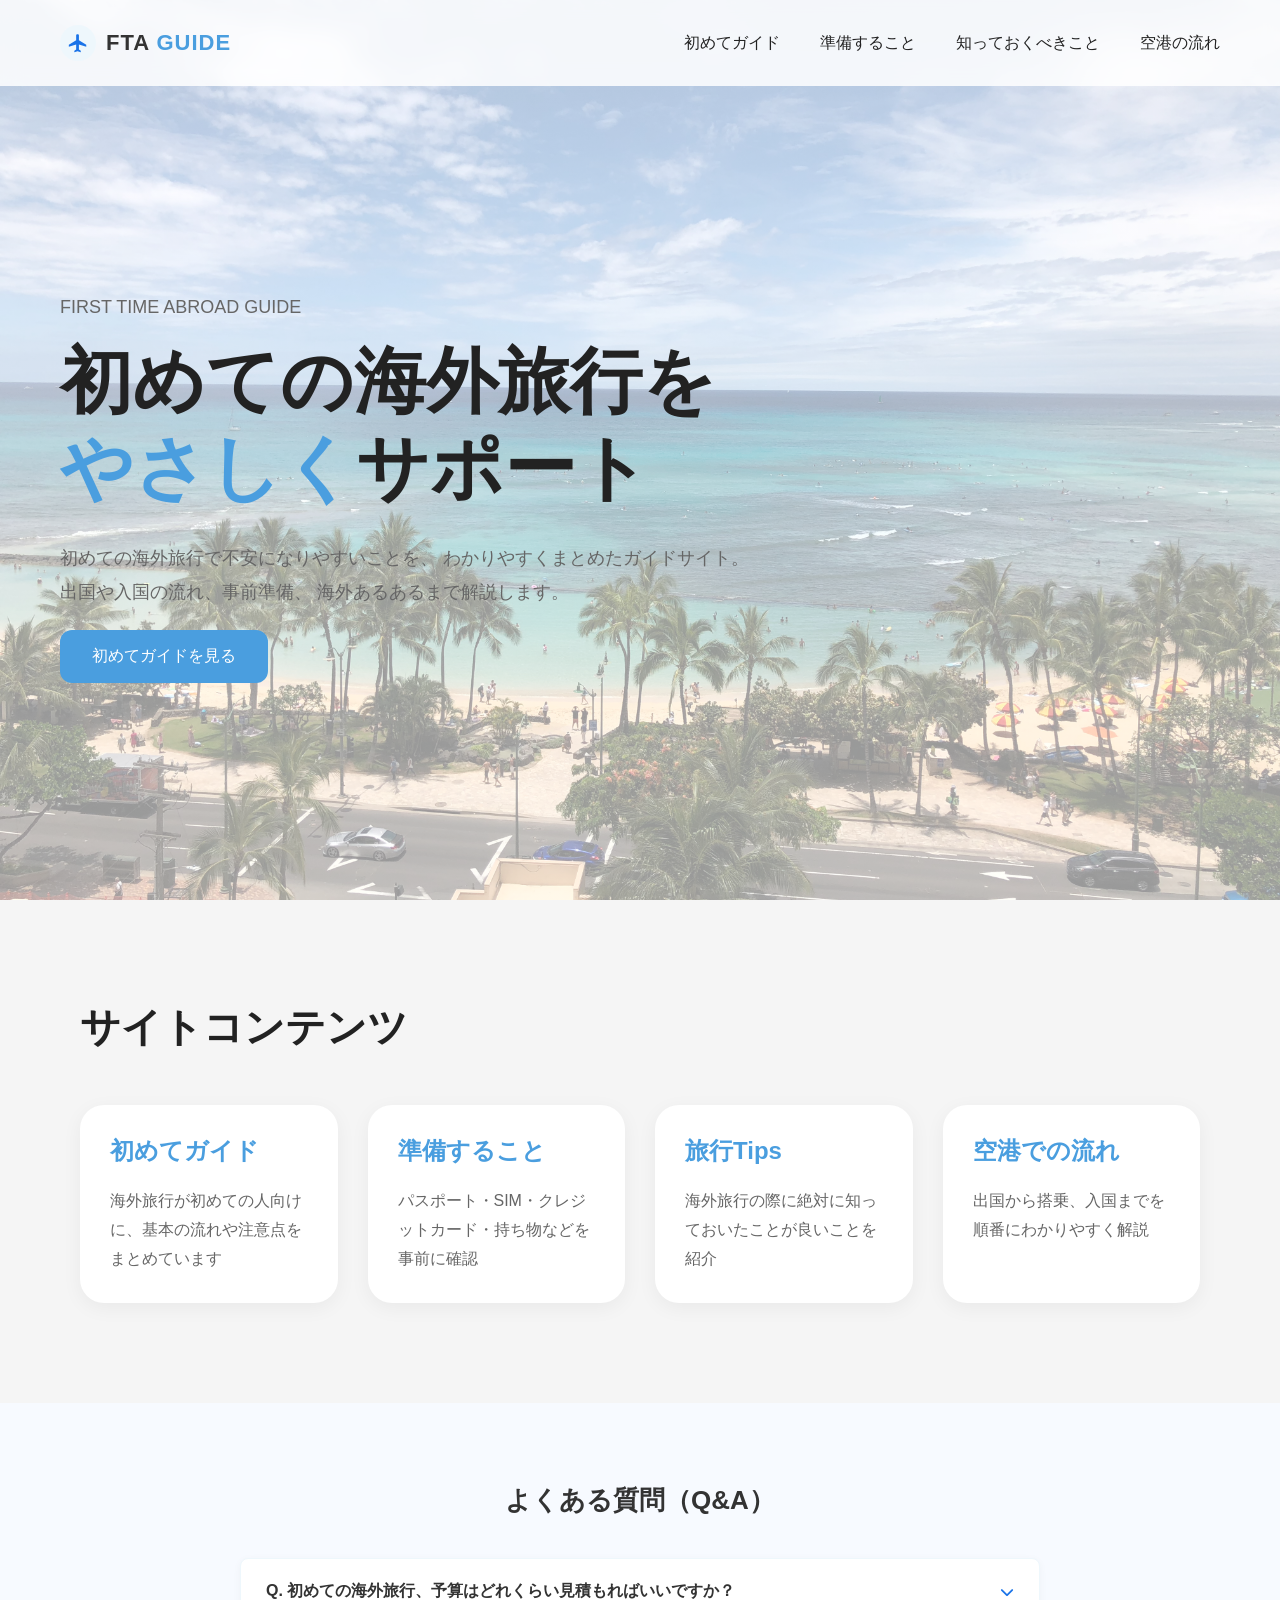
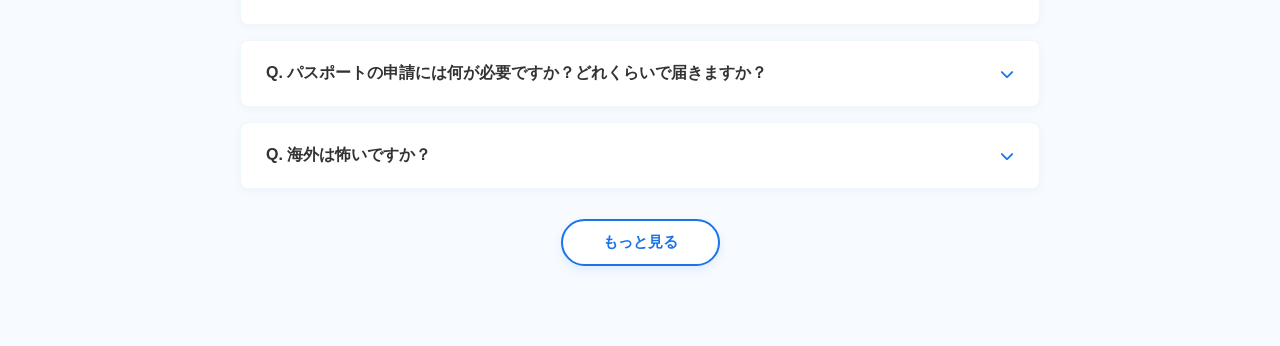
<file: index.html>
<!DOCTYPE html>
<html lang="ja">
<head>
  <meta charset="UTF-8">
  <meta name="viewport" content="width=device-width, initial-scale=1.0">
  <title>海外旅行初心者ガイド - FTA GUIDE</title>
  <link rel="stylesheet" href="style.css">
  <link rel="stylesheet" href="https://cdnjs.cloudflare.com/ajax/libs/font-awesome/6.5.1/css/all.min.css">
</head>
<body>

  <nav>
    <div class="logo">
      <span class="logo-icon"></span>
      <span class="logo-text">FTA <span class="highlight">GUIDE</span></span>
    </div>
    <ul>
      <li><a href="guide.html">初めてガイド</a></li>
      <li><a href="prepare.html">準備すること</a></li>
      <li><a href="tips.html">知っておくべきこと</a></li>
      <li><a href="airport.html">空港の流れ</a></li>
    </ul>
  </nav>

  <header>
    <div class="hero">
      <p>FIRST TIME ABROAD GUIDE</p>
      <h1>
        初めての海外旅行を<br>
        <span>やさしく</span>サポート
      </h1>
      <p class="hero-text">
        初めての海外旅行で不安になりやすいことを、
        わかりやすくまとめたガイドサイト。
        出国や入国の流れ、事前準備、
        海外あるあるまで解説します。
      </p>
      <a href="guide.html" class="button">
        初めてガイドを見る
      </a>
    </div>
  </header>

  <section>
    <h2 class="section-title">サイトコンテンツ</h2>
    <div class="cards">
      <a href="guide.html" style="text-decoration: none; color: inherit; display: block;">
        <div class="card">
          <h3>初めてガイド</h3>
          <p>海外旅行が初めての人向けに、基本の流れや注意点をまとめています</p>
        </div>
      </a>
      <a href="prepare.html" style="text-decoration: none; color: inherit; display: block;">
        <div class="card" id="prepare">
          <h3>準備すること</h3>
          <p>パスポート・SIM・クレジットカード・持ち物などを事前に確認</p>
        </div>
      </a>
      <div class="card" id="tips">
        <h3>旅行Tips</h3>
        <p>海外旅行の際に絶対に知っておいたことが良いことを紹介</p>
      </div>
      <div class="card" id="airport">
        <h3>空港での流れ</h3>
        <p>出国から搭乗、入国までを順番にわかりやすく解説</p>
      </div>
    </div>
  </section>

  <section class="qa-section">
    <div class="qa-container">
      <h2 class="qa-title">よくある質問（Q&A）</h2>
      
      <div class="qa-list">
        
        <div class="qa-item">
          <button class="qa-question">
            <span>Q. 初めての海外旅行、予算はどれくらい見積もればいいですか？</span>
            <i class="fa-solid fa-chevron-down arrow-icon"></i>
          </button>
          <div class="qa-answer">
            <p>行先や日数によって大きく変わりますが、アジア圏（3〜4日間）であれば、航空券・ホテル代込みで約8万〜15万円、欧米圏（5〜7日間）であれば約25万〜40万円が一つの目安です。これに加えて現地での食費や交通費、お土産代（1日あたり1万〜2万円程度）を想定しておくと安心です。</p>
          </div>
        </div>

        <div class="qa-item">
          <button class="qa-question">
            <span>Q. パスポートの申請には何が必要ですか？どれくらいで届きますか？</span>
            <i class="fa-solid fa-chevron-down arrow-icon"></i>
          </button>
          <div class="qa-answer">
            <p>一般的に、戸籍写本（または抄本）、住民票の写し（必要な場合のみ）、証明写真（1枚）、身元確認書類（運転免許証など）が必要です。申請から受取までは、土日祝日を除いて約1週間〜10日かかります。旅行が決まったら真っ先に手続きしましょう。</p>
          </div>
        </div>

        <div class="qa-item">
          <button class="qa-question">
            <span>Q. 海外は怖いですか？</span>
            <i class="fa-solid fa-chevron-down arrow-icon"></i>
          </button>
          <div class="qa-answer">
            <p>観光客が多い国や都市なら、きちんと準備やトラブルに巻き込まれない対策をしていれば基本は大丈夫と言えるでしょう。ただ、日本と同じ感覚で観光をするとトラブルに巻き込まれるかもしれないので注意しましょう。</p>
          </div>
        </div>

        <div class="qa-item is-hidden">
          <button class="qa-question">
            <span>Q. 英語が全く話せなくても大丈夫でしょうか？</span>
            <i class="fa-solid fa-chevron-down arrow-icon"></i>
          </button>
          <div class="qa-answer">
            <p>翻訳アプリやジェスチャーで何とかなることがほとんどです。ただ、空港の入国審査やホテルの受付など、決まった場面で使う簡単な挨拶や単語（Check-in, pleaseなど）を少しだけ覚えておくだけで、旅の安心感がグッと増しますよ！</p>
          </div>
        </div>

        <div class="qa-item is-hidden">
          <button class="qa-question">
            <span>Q. チップって絶対に必要？</span>
            <i class="fa-solid fa-chevron-down arrow-icon"></i>
          </button>
          <div class="qa-answer">
            <p>チップ文化である国でチップを必ず払わないといけないルールはありません。例えば、店員の接客態度があまりにも酷かった場合は払わなくても大丈夫です。ただ、気持ちの良い接客や物を運んでもらったり部屋の掃除をしてもらったりなど、何かしらのサービスをしてもらった場合はチップを払うのが絶対的な「マナー」なので払うようにしましょう。</p>
          </div>
        </div>

        <div class="qa-item is-hidden">
          <button class="qa-question">
            <span>Q. パスポート無くしたらどうなるの？</span>
            <i class="fa-solid fa-chevron-down arrow-icon"></i>
          </button>
          <div class="qa-answer">
            <p>パスポートをなくした場合は、まず、現地の警察に届け出を出し、そのあと日本大使館・領事館で再発行や、帰国のための渡航書を発行できます。ただこのような場合、その日のうちに解決しないこともあるため、滞在延長になったり、航空券を別途購入しないといけないため、時間、体力、お金が根こそぎ持っていかれます。せっかくの旅行を台無しにしないためにも、パスポートの管理は必ず怠らないようにしましょう。</p>
          </div>
        </div>

        <div class="qa-item is-hidden">
          <button class="qa-question">
            <span>Q. 客引き多い？</span>
            <i class="fa-solid fa-chevron-down arrow-icon"></i>
          </button>
          <div class="qa-answer">
            <p>海外の客引きはかなり多いです。特にタクシーの客引きがとても多く、空港を出たら有名人気分を味わえます。海外の客引きについていくとかなりの確率で高額請求されるので「NO」と、強く断ることが大事です。</p>
          </div>
        </div>

        <div class="qa-item is-hidden">
          <button class="qa-question">
            <span>Q. 乗り継ぎって難しい？</span>
            <i class="fa-solid fa-chevron-down arrow-icon"></i>
          </button>
          <div class="qa-answer">
            <p>海外の乗り継ぎ（Transit）は、かなりシンプルです。どの空港でも共通していて、「Transfer」という表示に従い、自分の次の便のゲートを確認し、ゲートへ向かうだけです。ただ、乗り継ぎで航空会社が変わったりする場合、入国審査をして、荷物を受け取り、再度荷物を預けて、チェックイン、入国審査をする場合もあるので、渡航前に自分がどちらか確認するようにしましょう。</p>
          </div>
        </div>

        <div class="qa-item is-hidden">
          <button class="qa-question">
            <span>Q. 飛行機でおすすめの座席位置ってどこ？</span>
            <i class="fa-solid fa-chevron-down arrow-icon"></i>
          </button>
          <div class="qa-answer">
            <p>これに関しては、何を重視するかによってかなり変わります。静かに寝たい人は、壁にもたれかかって寝やすく、トイレ等で起こされづらい窓側に座るといいでしょう。窓側だと、景色も楽しめるため、かなり最強のポジションです。ただ、トイレに行きたい時に通路側の人に必ず声をかける必要があるため、できるだけ英語で話しかけたくない人は通路側がおすすめです。逆にお勧めしないのが、人が混雑しやすいトイレ近くと、ドアの開閉音と話し声が響くギャレー（調理スペース）の近くです。</p>
          </div>
        </div>

      </div>

      <div class="qa-more-btn-container">
        <button id="qa-more-btn" class="qa-more-btn">もっと見る</button>
      </div>

    </div>
  </section>

  <script>
    // 1. アコーディオンの開閉処理
    document.querySelectorAll('.qa-question').forEach(button => {
      button.addEventListener('click', () => {
        const qaItem = button.parentElement;
        qaItem.classList.toggle('active');
      });
    });

    // 2. 「もっと見る」ボタンの処理
    const moreBtn = document.getElementById('qa-more-btn');
    moreBtn.addEventListener('click', () => {
      const hiddenItems = document.querySelectorAll('.qa-item.is-hidden');
      
      hiddenItems.forEach(item => {
        item.classList.remove('is-hidden');
      });

      moreBtn.parentElement.style.display = 'none';
    });
  </script>

</body>
</html>
</file>
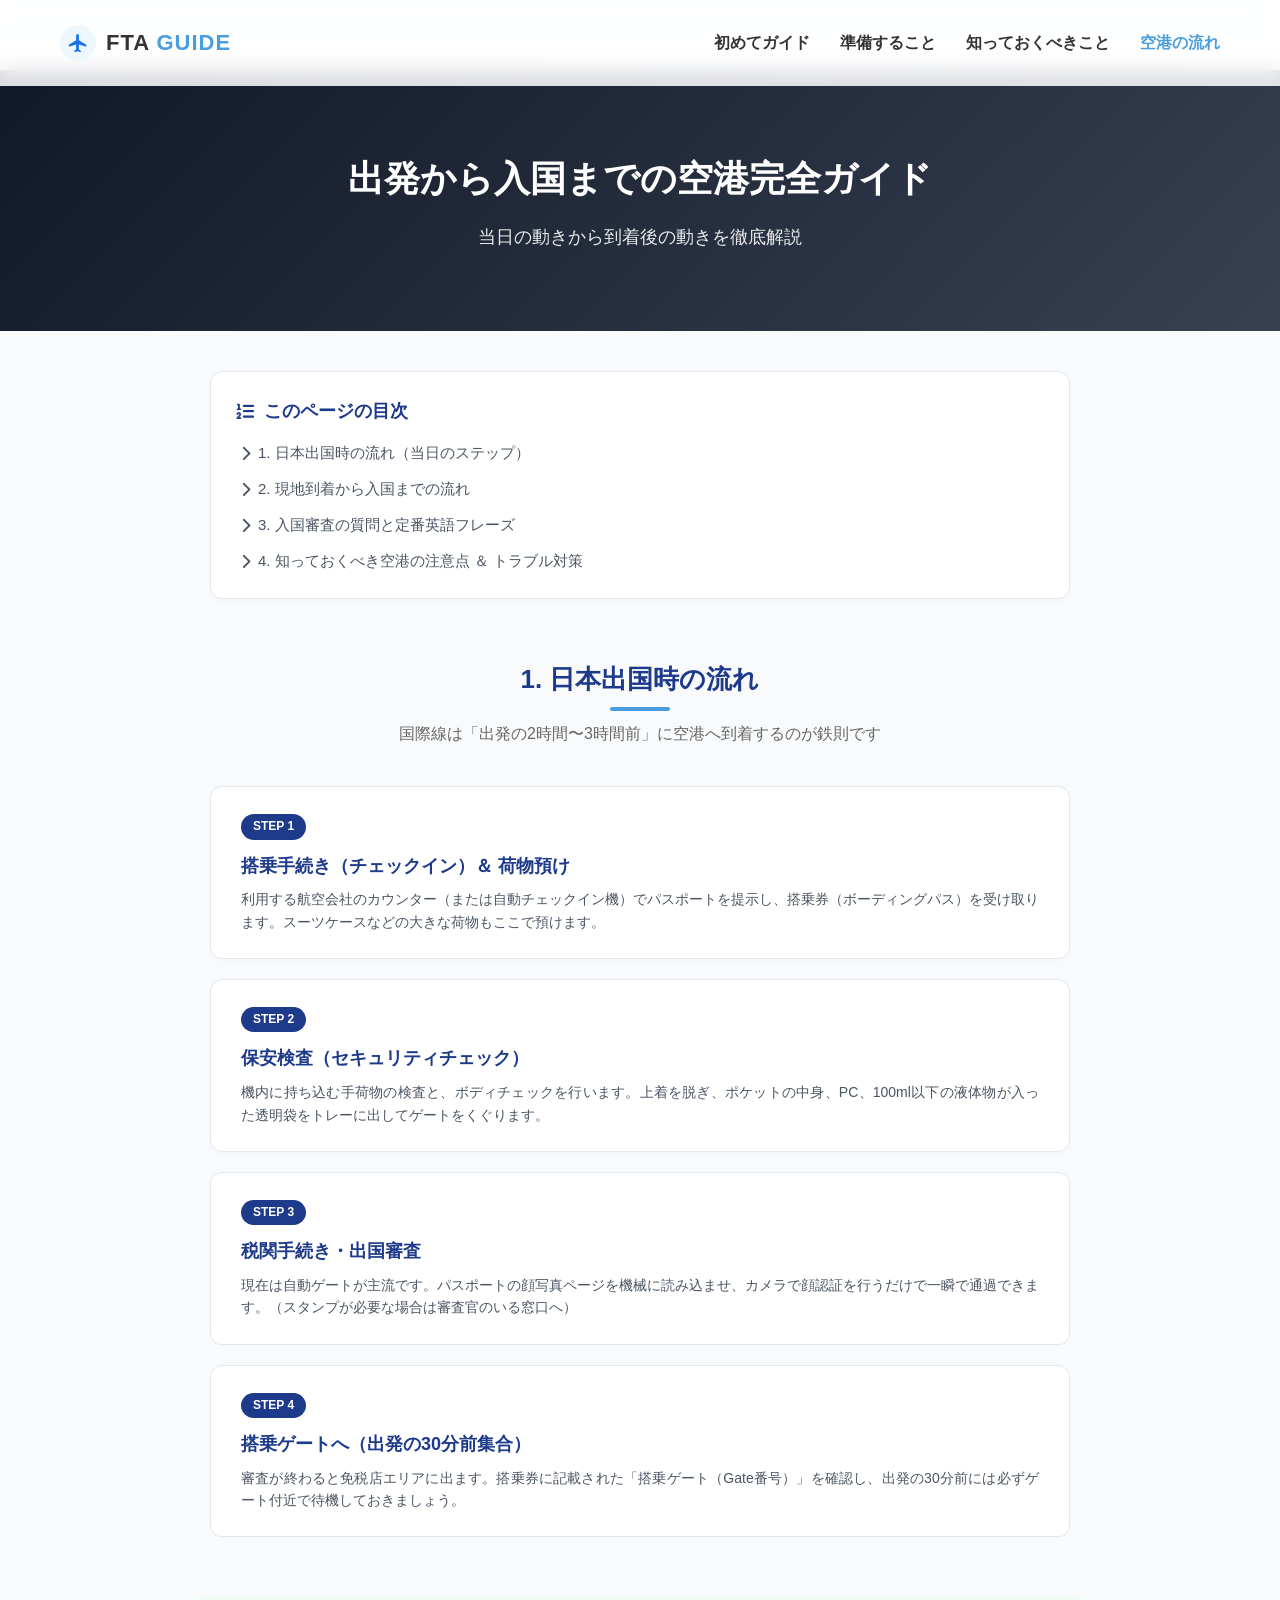
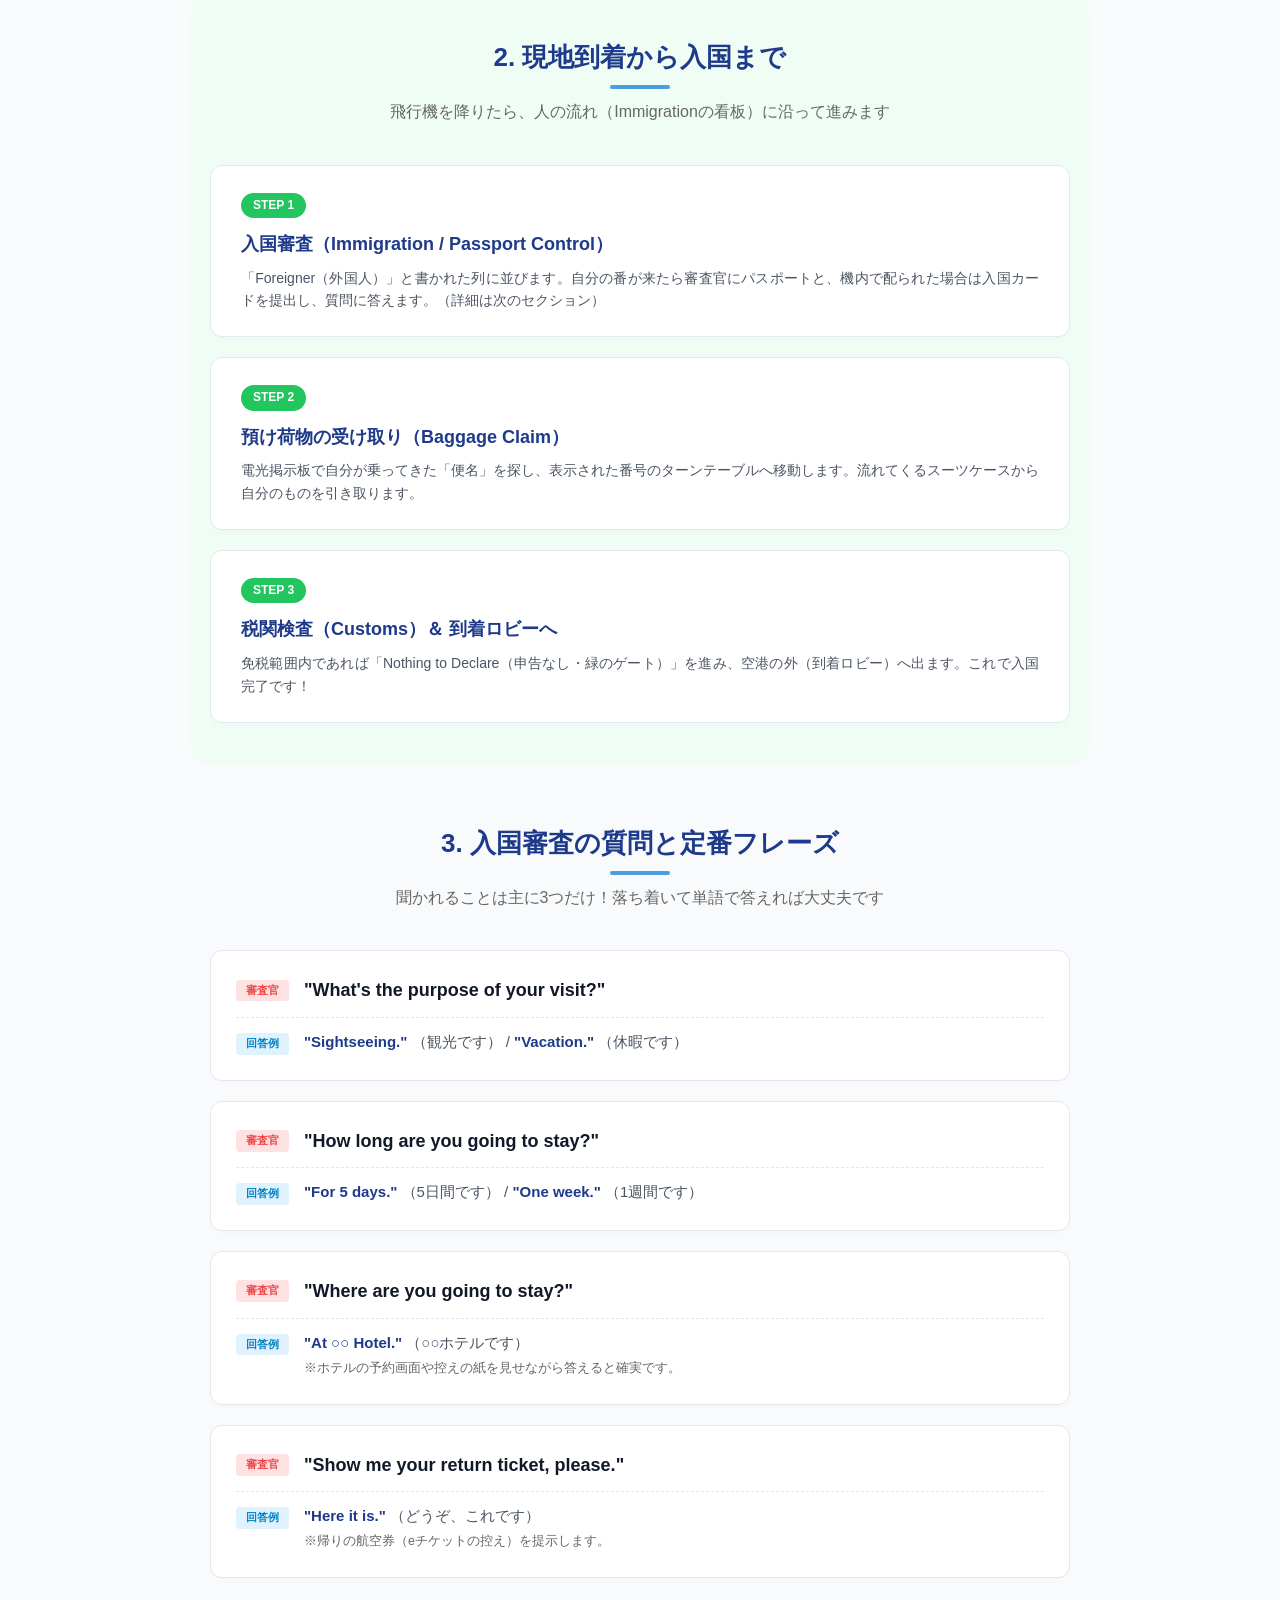
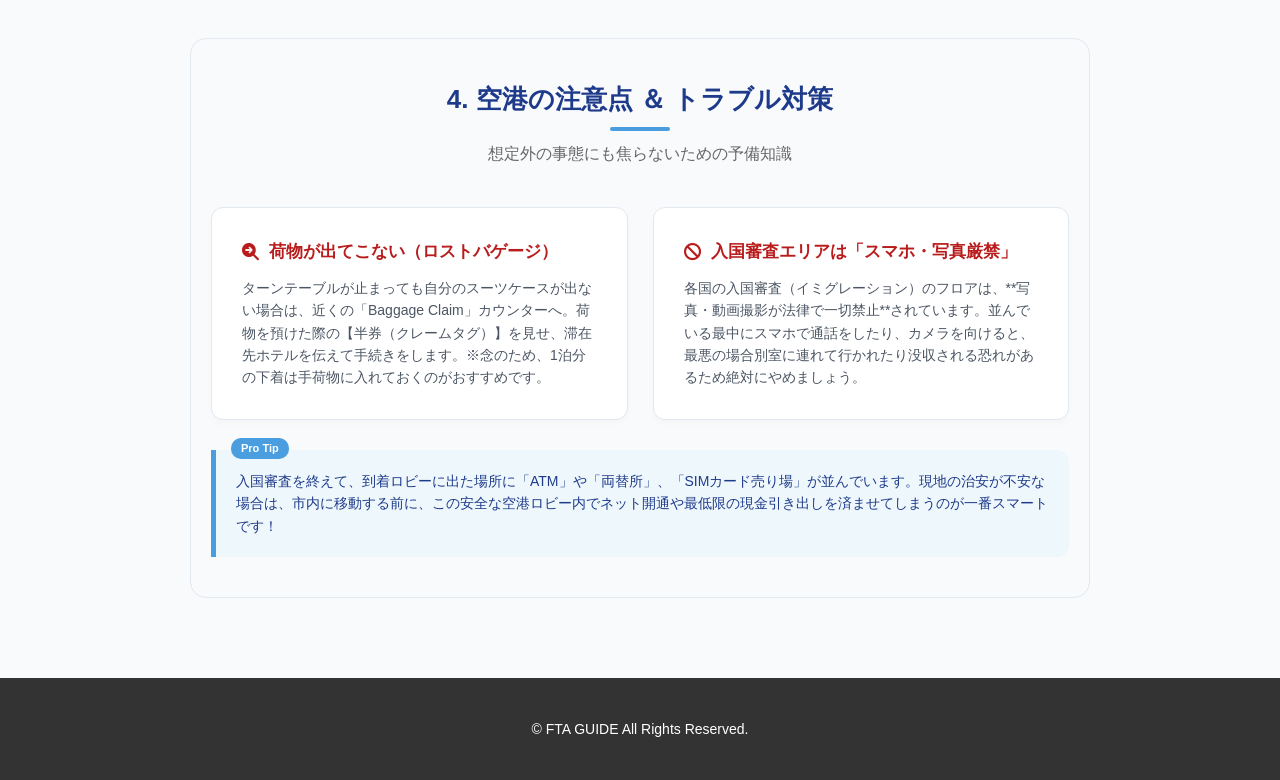
<file: airport.html>
<!DOCTYPE html>
<html lang="ja">
<head>
  <meta charset="UTF-8">
  <meta name="viewport" content="width=device-width, initial-scale=1.0">
  <title>空港の流れ - FTA GUIDE</title>
  <link rel="stylesheet" href="airport.css">
  <link rel="stylesheet" href="https://cdnjs.cloudflare.com/ajax/libs/font-awesome/6.5.1/css/all.min.css">
</head>
<body>

  <header>
    <nav>
      <a href="index.html" class="logo">
        <span class="logo-icon"></span>
        <span class="logo-text">FTA <span class="highlight">GUIDE</span></span>
      </a>
      <ul>
        <li><a href="guide.html">初めてガイド</a></li>
        <li><a href="prepare.html">準備すること</a></li>
        <li><a href="tips.html">知っておくべきこと</a></li>
        <li><a href="airport.html" class="active">空港の流れ</a></li>
      </ul>
    </nav>
  </header>

  <main>
    <section class="hero-section">
      <h1>出発から入国までの空港完全ガイド</h1>
      <p>当日の動きから到着後の動きを徹底解説</p>
    </section>

    <section class="container toc-section">
      <div class="toc-box">
        <h2 class="toc-title"><i class="fa-solid fa-list-ol"></i> このページの目次</h2>
        <ul class="toc-list">
          <li><a href="#departure-anchor"><i class="fa-solid fa-chevron-right"></i> 1. 日本出国時の流れ（当日のステップ）</a></li>
          <li><a href="#arrival-anchor"><i class="fa-solid fa-chevron-right"></i> 2. 現地到着から入国までの流れ</a></li>
          <li><a href="#interview-anchor"><i class="fa-solid fa-chevron-right"></i> 3. 入国審査の質問と定番英語フレーズ</a></li>
          <li><a href="#trouble-anchor"><i class="fa-solid fa-chevron-right"></i> 4. 知っておくべき空港の注意点 ＆ トラブル対策</a></li>
        </ul>
      </div>
    </section>

    <section id="departure-anchor" class="container">
      <h2 class="section-title">1. 日本出国時の流れ</h2>
      <p class="section-sub-title">国際線は「出発の2時間〜3時間前」に空港へ到着するのが鉄則です</p>
      
      <div class="airport-steps">
        <div class="step-card">
          <div class="step-num">STEP 1</div>
          <h3>搭乗手続き（チェックイン）＆ 荷物預け</h3>
          <p>利用する航空会社のカウンター（または自動チェックイン機）でパスポートを提示し、搭乗券（ボーディングパス）を受け取ります。スーツケースなどの大きな荷物もここで預けます。</p>
        </div>
        <div class="step-card">
          <div class="step-num">STEP 2</div>
          <h3>保安検査（セキュリティチェック）</h3>
          <p>機内に持ち込む手荷物の検査と、ボディチェックを行います。上着を脱ぎ、ポケットの中身、PC、100ml以下の液体物が入った透明袋をトレーに出してゲートをくぐります。</p>
        </div>
        <div class="step-card">
          <div class="step-num">STEP 3</div>
          <h3>税関手続き・出国審査</h3>
          <p>現在は自動ゲートが主流です。パスポートの顔写真ページを機械に読み込ませ、カメラで顔認証を行うだけで一瞬で通過できます。（スタンプが必要な場合は審査官のいる窓口へ）</p>
        </div>
        <div class="step-card">
          <div class="step-num">STEP 4</div>
          <h3>搭乗ゲートへ（出発の30分前集合）</h3>
          <p>審査が終わると免税店エリアに出ます。搭乗券に記載された「搭乗ゲート（Gate番号）」を確認し、出発の30分前には必ずゲート付近で待機しておきましょう。</p>
        </div>
      </div>
    </section>

    <section id="arrival-anchor" class="container bg-light">
      <h2 class="section-title">2. 現地到着から入国まで</h2>
      <p class="section-sub-title">飛行機を降りたら、人の流れ（Immigrationの看板）に沿って進みます</p>
      
      <div class="airport-steps">
        <div class="step-card bg-white">
          <div class="step-num label-green">STEP 1</div>
          <h3>入国審査（Immigration / Passport Control）</h3>
          <p>「Foreigner（外国人）」と書かれた列に並びます。自分の番が来たら審査官にパスポートと、機内で配られた場合は入国カードを提出し、質問に答えます。（詳細は次のセクション）</p>
        </div>
        <div class="step-card bg-white">
          <div class="step-num label-green">STEP 2</div>
          <h3>預け荷物の受け取り（Baggage Claim）</h3>
          <p>電光掲示板で自分が乗ってきた「便名」を探し、表示された番号のターンテーブルへ移動します。流れてくるスーツケースから自分のものを引き取ります。</p>
        </div>
        <div class="step-card bg-white">
          <div class="step-num label-green">STEP 3</div>
          <h3>税関検査（Customs）＆ 到着ロビーへ</h3>
          <p>免税範囲内であれば「Nothing to Declare（申告なし・緑のゲート）」を進み、空港の外（到着ロビー）へ出ます。これで入国完了です！</p>
        </div>
      </div>
    </section>

    <section id="interview-anchor" class="container">
      <h2 class="section-title">3. 入国審査の質問と定番フレーズ</h2>
      <p class="section-sub-title">聞かれることは主に3つだけ！落ち着いて単語で答えれば大丈夫です</p>

      <div class="phrase-list">
        <div class="phrase-box">
          <div class="english-q">
            <span class="q-badge">審査官</span>
            <p><strong>"What's the purpose of your visit?"</strong></p>
          </div>
          <div class="answer-example">
            <span class="a-badge">回答例</span>
            <p><span class="eng-a">"Sightseeing."</span> （観光です） / <span class="eng-a">"Vacation."</span> （休暇です）</p>
          </div>
        </div>

        <div class="phrase-box">
          <div class="english-q">
            <span class="q-badge">審査官</span>
            <p><strong>"How long are you going to stay?"</strong></p>
          </div>
          <div class="answer-example">
            <span class="a-badge">回答例</span>
            <p><span class="eng-a">"For 5 days."</span> （5日間です） / <span class="eng-a">"One week."</span> （1週間です）</p>
          </div>
        </div>

        <div class="phrase-box">
          <div class="english-q">
            <span class="q-badge">審査官</span>
            <p><strong>"Where are you going to stay?"</strong></p>
          </div>
          <div class="answer-example">
            <span class="a-badge">回答例</span>
            <p><span class="eng-a">"At ○○ Hotel."</span> （○○ホテルです） <br><small style="color: #666;">※ホテルの予約画面や控えの紙を見せながら答えると確実です。</small></p>
          </div>
        </div>

        <div class="phrase-box">
          <div class="english-q">
            <span class="q-badge">審査官</span>
            <p><strong>"Show me your return ticket, please."</strong></p>
          </div>
          <div class="answer-example">
            <span class="a-badge">回答例</span>
            <p><span class="eng-a">"Here it is."</span> （どうぞ、これです） <br><small style="color: #666;">※帰りの航空券（eチケットの控え）を提示します。</small></p>
          </div>
        </div>
      </div>
    </section>

    <section id="trouble-anchor" class="container bg-light-blue">
      <h2 class="section-title">4. 空港の注意点 ＆ トラブル対策</h2>
      <p class="section-sub-title">想定外の事態にも焦らないための予備知識</p>

      <div class="trouble-grid">
        <div class="trouble-card">
          <h3><i class="fa-solid fa-magnifying-glass-arrow-right"></i> 荷物が出てこない（ロストバゲージ）</h3>
          <p>ターンテーブルが止まっても自分のスーツケースが出ない場合は、近くの「Baggage Claim」カウンターへ。荷物を預けた際の【半券（クレームタグ）】を見せ、滞在先ホテルを伝えて手続きをします。※念のため、1泊分の下着は手荷物に入れておくのがおすすめです。</p>
        </div>
        <div class="trouble-card">
          <h3><i class="fa-solid fa-ban"></i> 入国審査エリアは「スマホ・写真厳禁」</h3>
          <p>各国の入国審査（イミグレーション）のフロアは、**写真・動画撮影が法律で一切禁止**されています。並んでいる最中にスマホで通話をしたり、カメラを向けると、最悪の場合別室に連れて行かれたり没収される恐れがあるため絶対にやめましょう。</p>
        </div>
      </div>

      <div class="advice-box">
        <span class="advice-badge">Pro Tip</span>
        <p>入国審査を終えて、到着ロビーに出た場所に「ATM」や「両替所」、「SIMカード売り場」が並んでいます。現地の治安が不安な場合は、市内に移動する前に、この安全な空港ロビー内でネット開通や最低限の現金引き出しを済ませてしまうのが一番スマートです！</p>
      </div>
    </section>
  </main>

  <footer>
    <p>&copy; FTA GUIDE All Rights Reserved.</p>
  </footer>

</body>
</html>
</file>
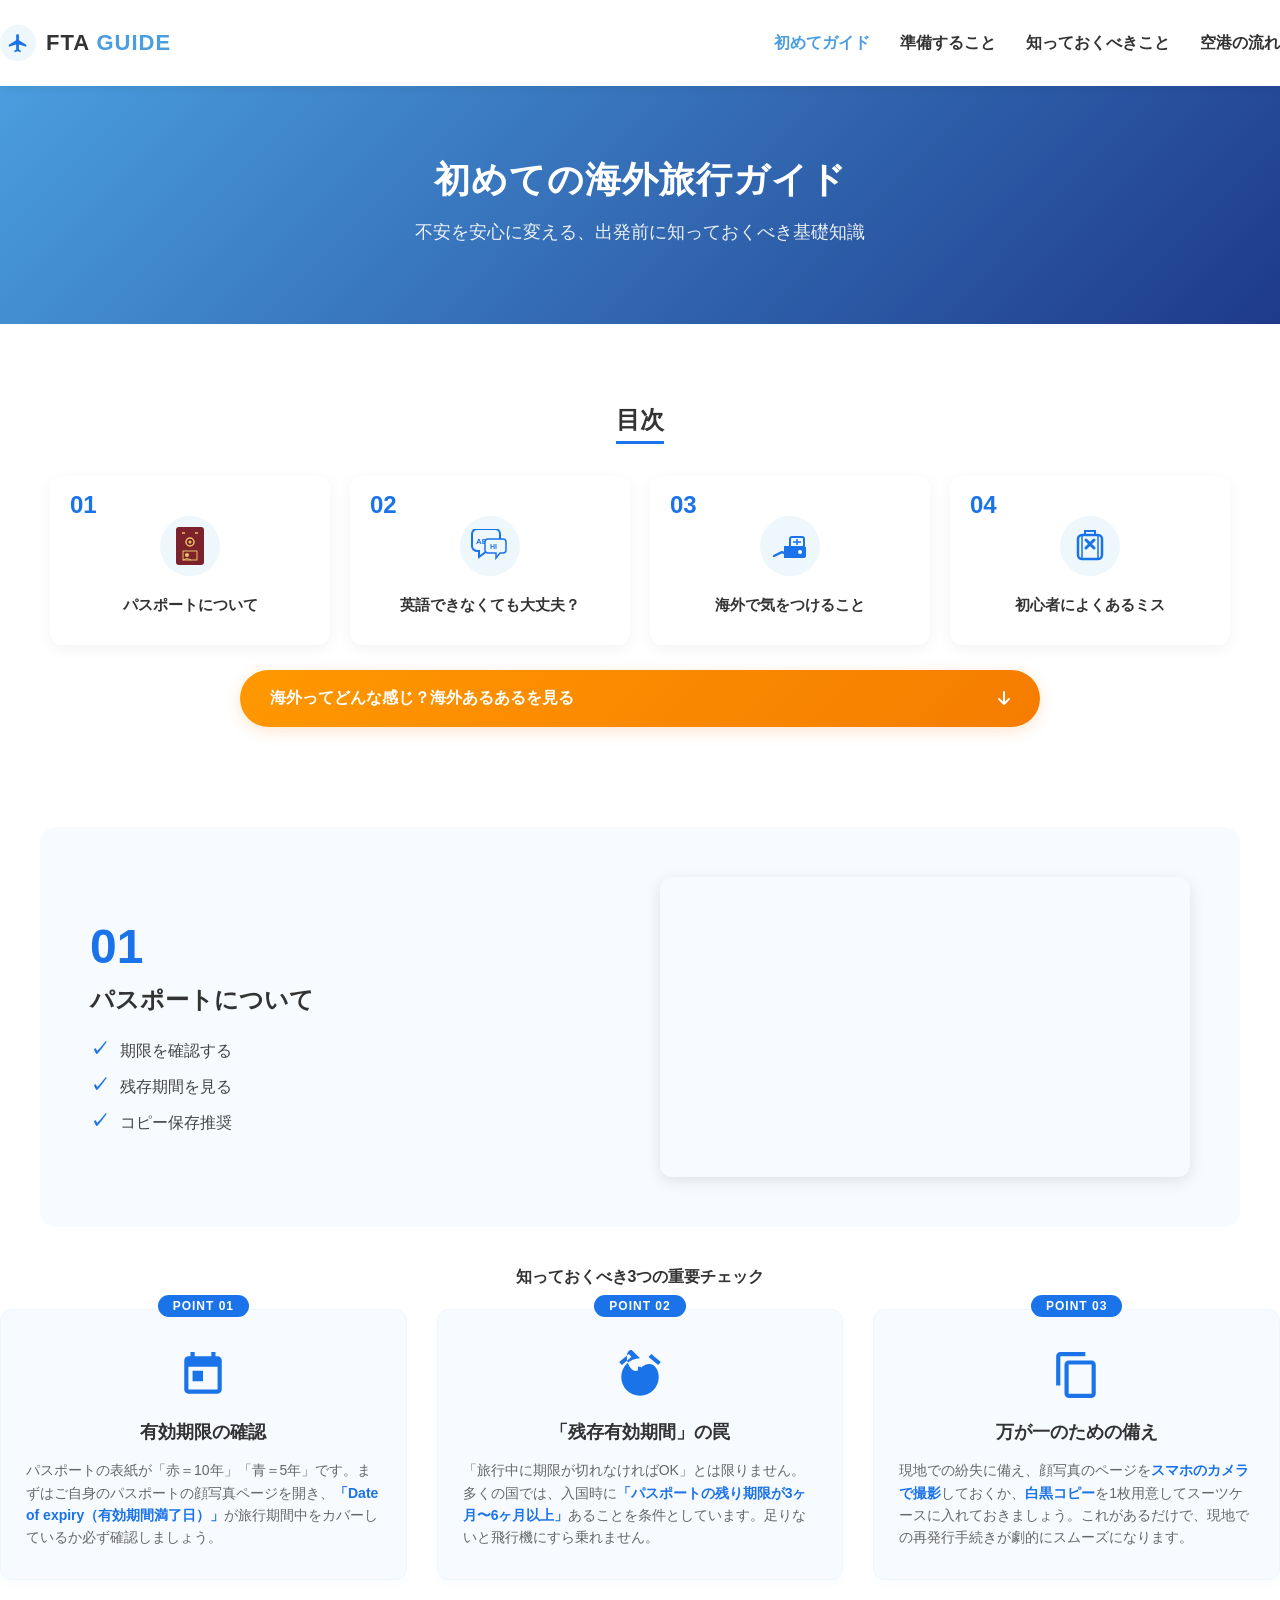
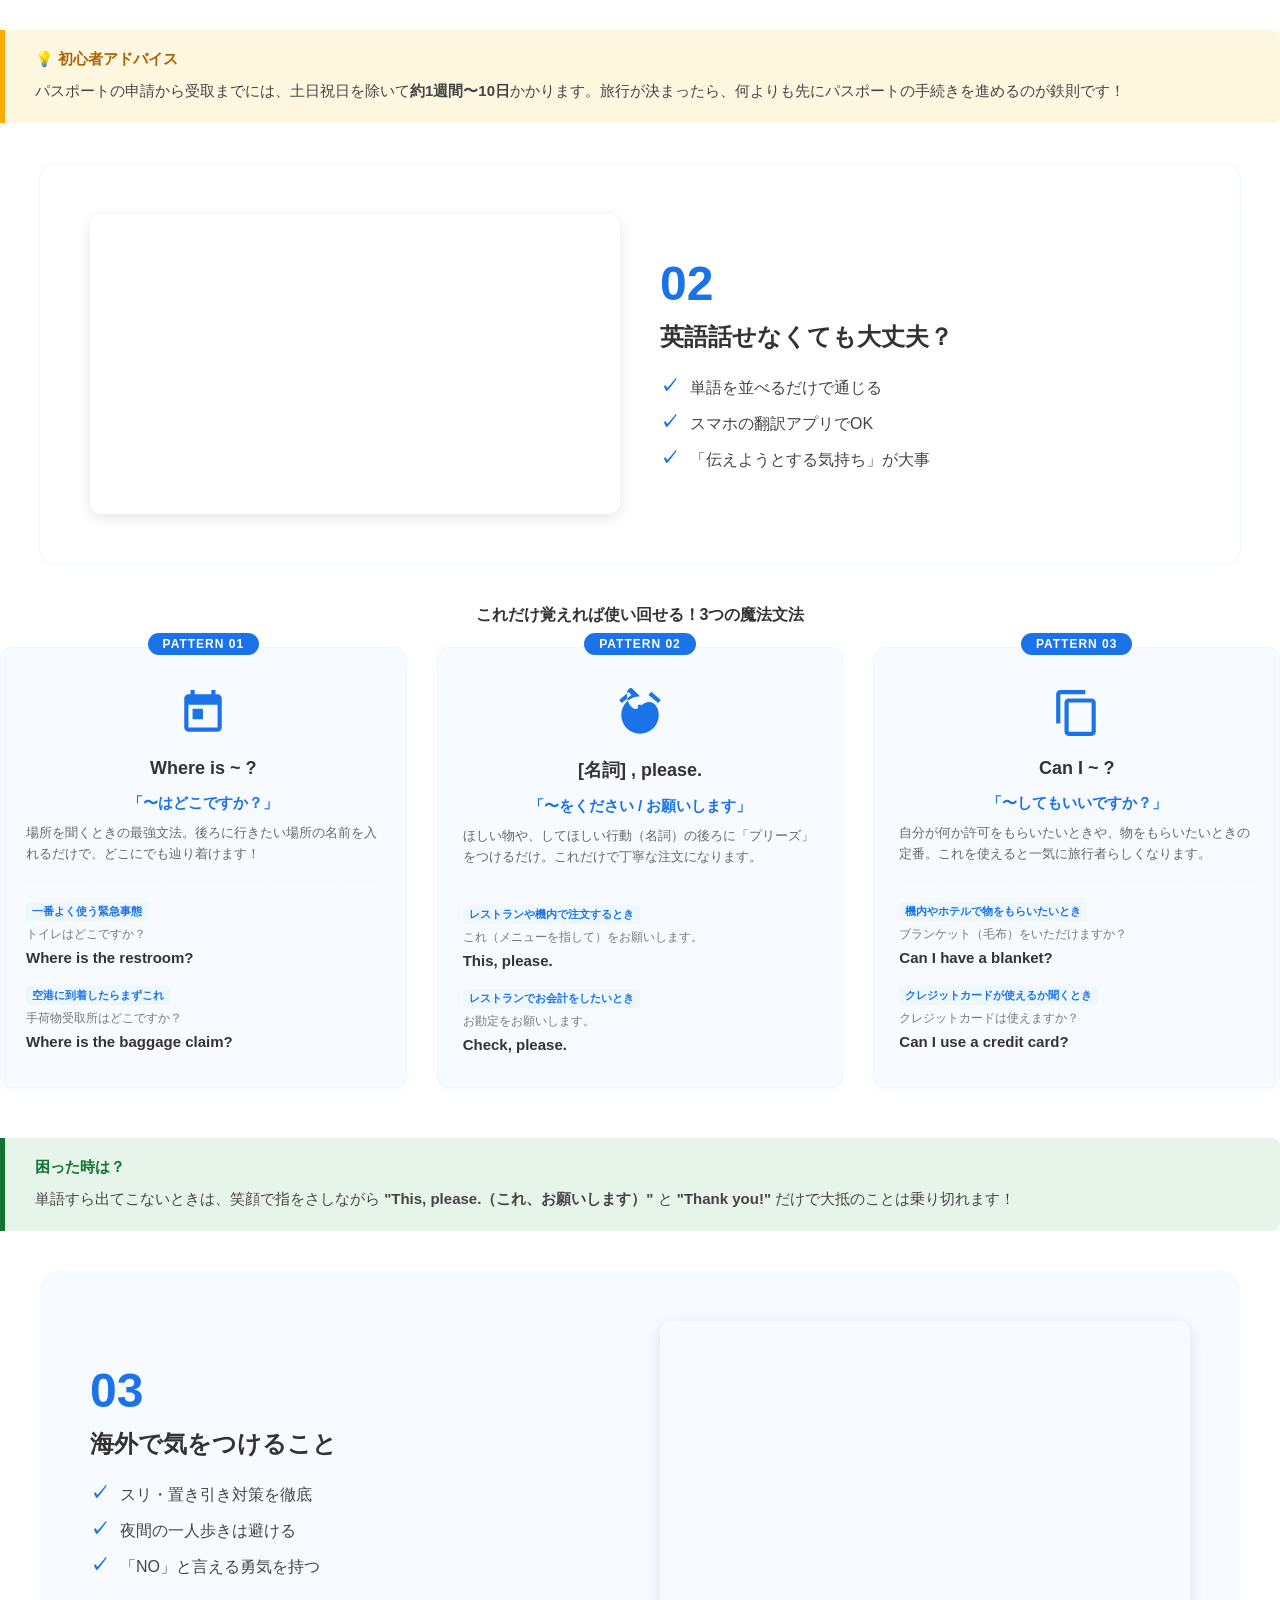
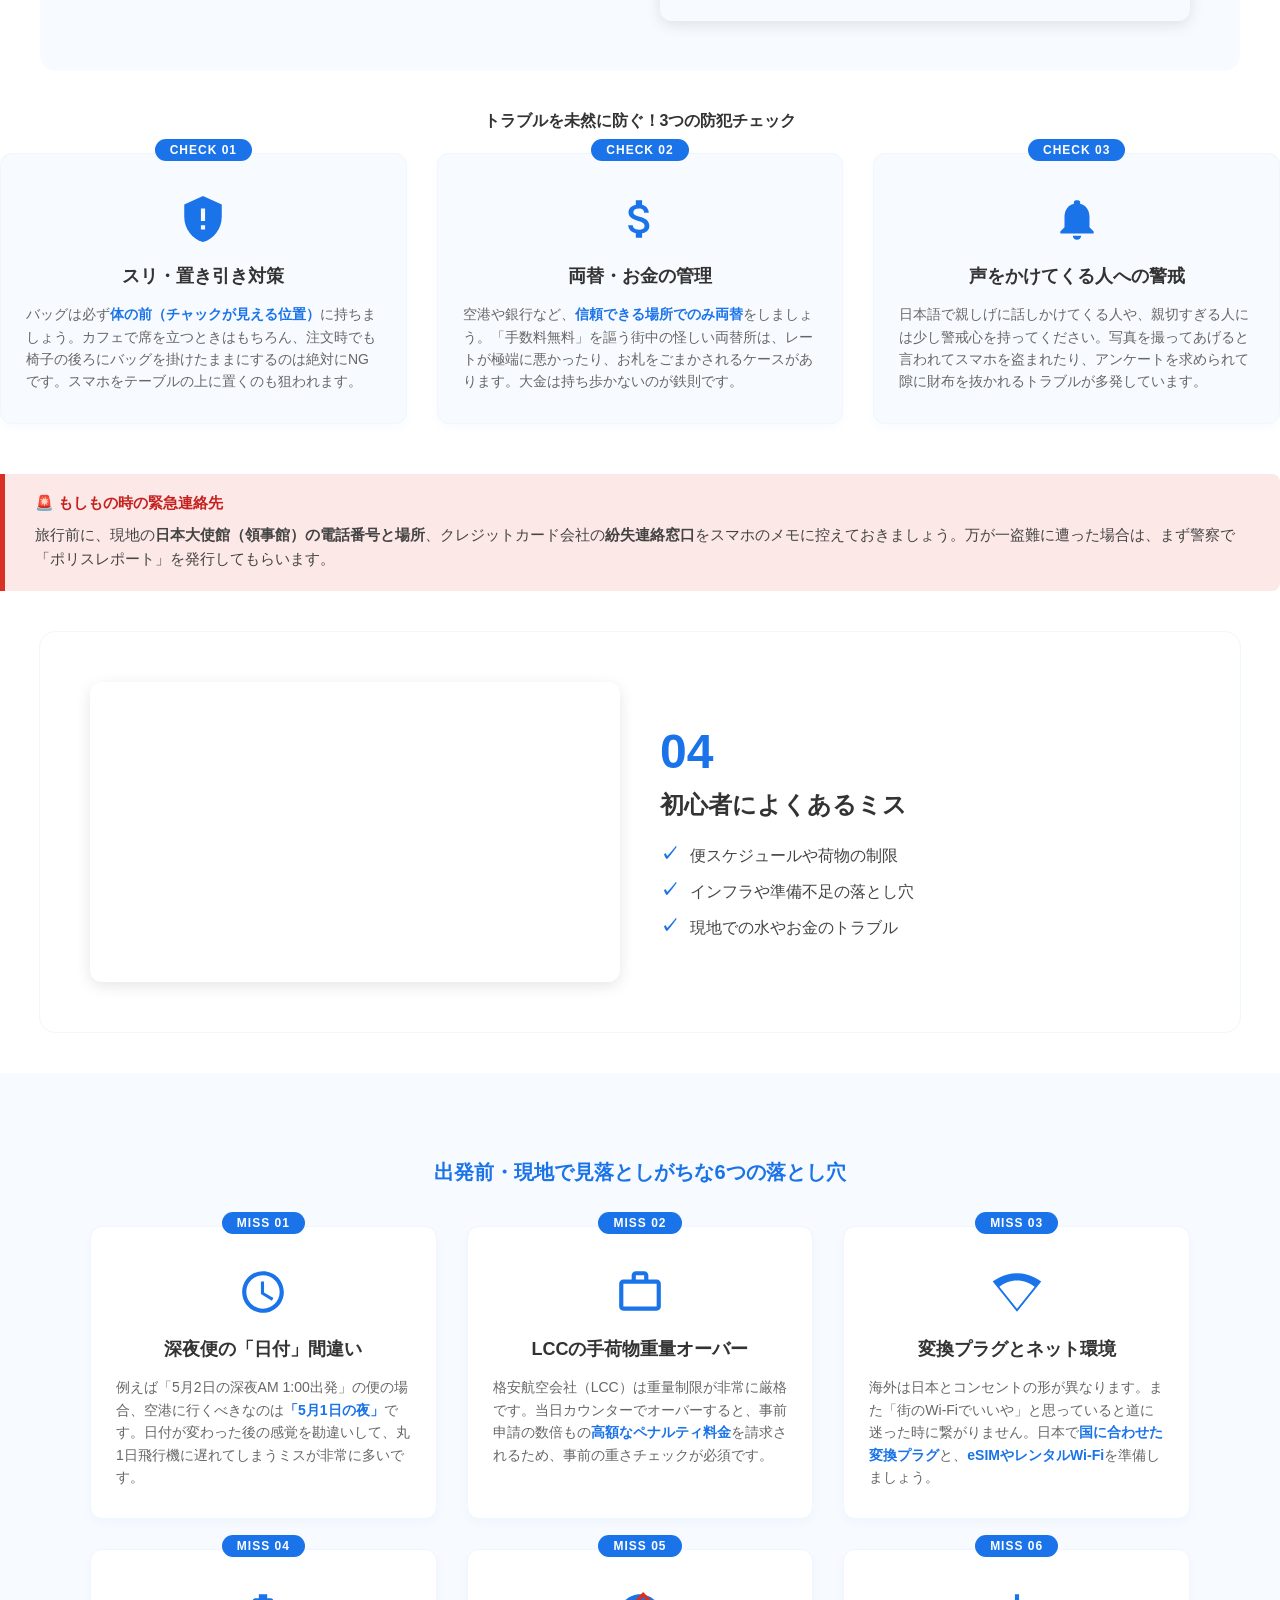
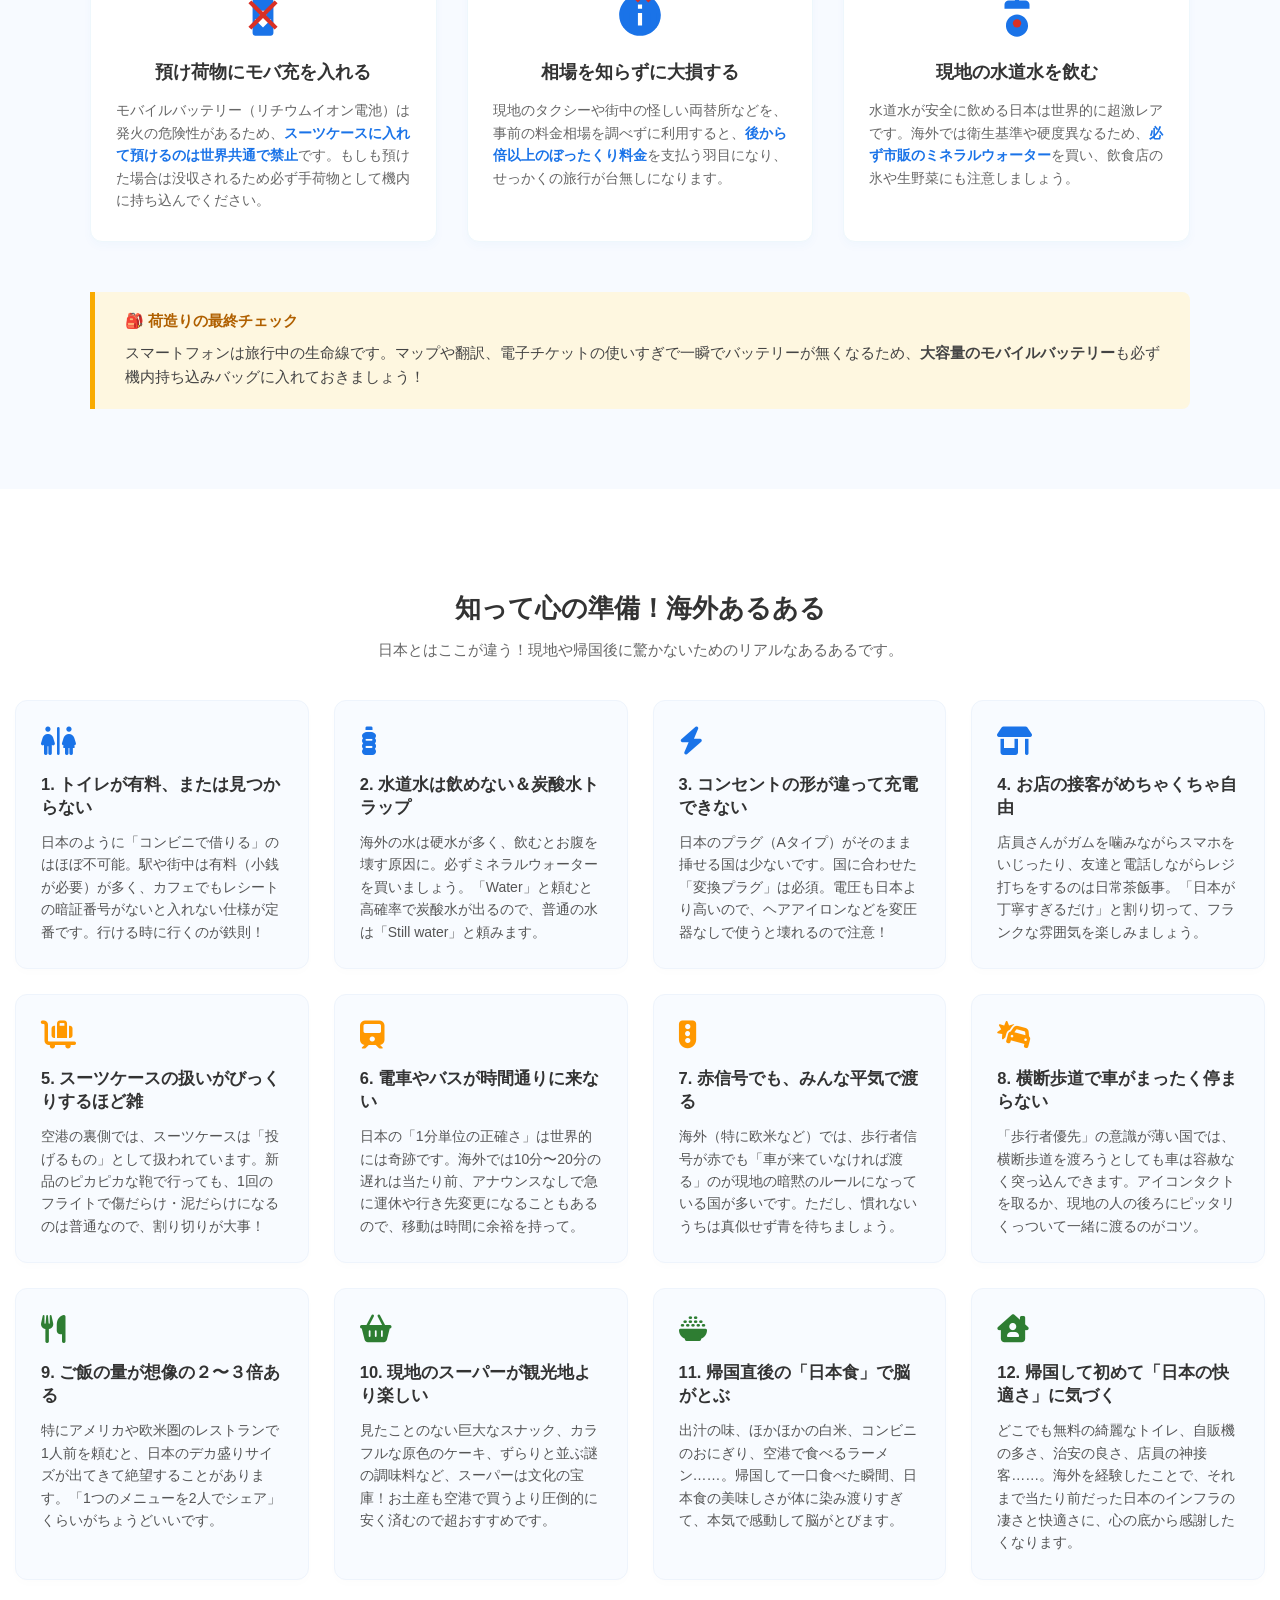
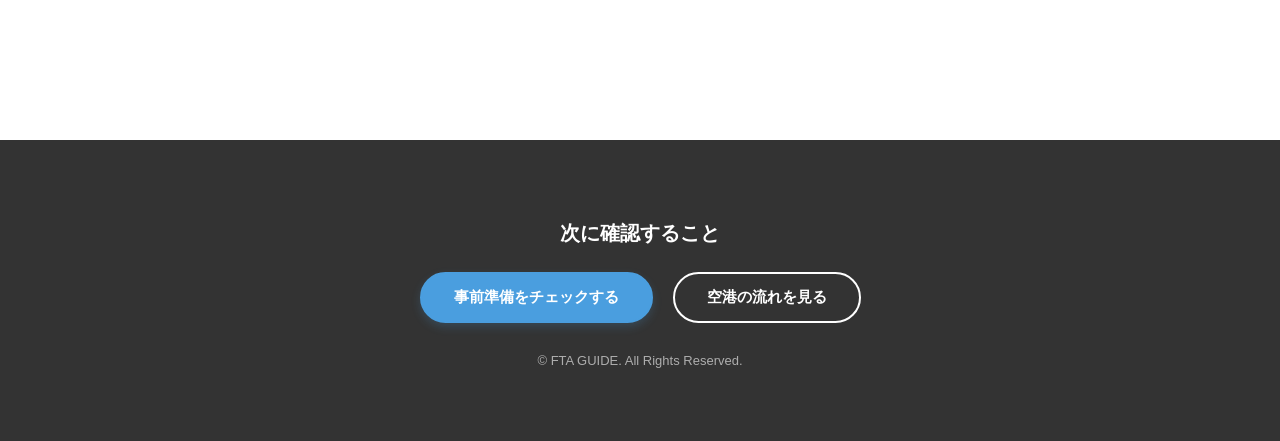
<file: guide.html>
<!DOCTYPE html>
<html lang="ja">
<head>
  <meta charset="UTF-8">
  <meta name="viewport" content="width=device-width, initial-scale=1.0">
  <title>初めてガイド - FTA GUIDE</title>
  <link rel="stylesheet" href="guide.css">
  <link rel="stylesheet" href="https://cdnjs.cloudflare.com/ajax/libs/font-awesome/6.5.1/css/all.min.css">
</head>
<body>

  <nav>
    <a href="index.html" class="logo">
      <span class="logo-icon"></span>
      <span class="logo-text">FTA <span class="highlight">GUIDE</span></span>
    </a>
    <ul>
      <li><a href="guide.html" class="active">初めてガイド</a></li>
      <li><a href="prepare.html">準備すること</a></li>
      <li><a href="tips.html">知っておくべきこと</a></li>
      <li><a href="airport.html">空港の流れ</a></li>
    </ul>
  </nav>

  <main>
    <section class="hero-section">
      <h1>初めての海外旅行ガイド</h1>
      <p>不安を安心に変える、出発前に知っておくべき基礎知識</p>
    </section>

    <section class="toc">
      <h2>目次</h2>
      <div class="cards">
        <a href="#passport" class="card">
          <div class="num">01</div>
          <div class="icon passport"></div>
          <p>パスポートについて</p>
        </a>

        <a href="#english" class="card">
          <div class="num">02</div>
          <div class="icon globe"></div>
          <p>英語できなくても大丈夫？</p>
        </a>

        <a href="#safe" class="card">
          <div class="num">03</div>
          <div class="icon safe"></div>
          <p>海外で気をつけること</p>
        </a>

        <a href="#mistake" class="card">
          <div class="num">04</div>
          <div class="icon plane"></div>
          <p>初心者によくあるミス</p>
        </a>
      </div>

      <div class="toc-aruaru-container">
        <a href="#aruaru" class="toc-aruaru-btn">
          <span class="btn-text">海外ってどんな感じ？海外あるあるを見る</span>
          <i class="fa-solid fa-arrow-down btn-icon"></i>
        </a>
      </div>
    </section>

    <section id="passport" class="content">
      <div class="left">
        <h2>01</h2>
        <h3>パスポートについて</h3>
        <ul>
          <li>期限を確認する</li>
          <li>残存期間を見る</li>
          <li>コピー保存推奨</li>
        </ul>
      </div>
      <div class="passport-photo"></div>
    </section>

    <section class="passport-details">
      <div class="container">
        <h4 class="section-sub-title">知っておくべき3つの重要チェック</h4>
        
        <div class="detail-grid">
          <div class="detail-card">
            <div class="badge">POINT 01</div>
            <div class="detail-icon duration"></div>
            <h4>有効期限の確認</h4>
            <p>パスポートの表紙が「赤＝10年」「青＝5年」です。まずはご自身のパスポートの顔写真ページを開き、<strong>「Date of expiry（有効期間満了日）」</strong>が旅行期間中をカバーしているか必ず確認しましょう。</p>
          </div>

          <div class="detail-card">
            <div class="badge">POINT 02</div>
            <div class="detail-icon buffer"></div>
            <h4>「残存有効期間」の罠</h4>
            <p>「旅行中に期限が切れなければOK」とは限りません。多くの国では、入国時に<strong>「パスポートの残り期限が3ヶ月〜6ヶ月以上」</strong>あることを条件としています。足りないと飛行機にすら乗れません。</p>
          </div>

          <div class="detail-card">
            <div class="badge">POINT 03</div>
            <div class="detail-icon backup"></div>
            <h4>万が一のための備え</h4>
            <p>現地での紛失に備え、顔写真のページを<strong>スマホのカメラで撮影</strong>しておくか、<strong>白黒コピー</strong>を1枚用意してスーツケースに入れておきましょう。これがあるだけで、現地での再発行手続きが劇的にスムーズになります。</p>
          </div>
        </div>

        <div class="advice-box">
          <span class="advice-tag">💡 初心者アドバイス</span>
          <p>パスポートの申請から受取までには、土日祝日を除いて<strong>約1週間〜10日</strong>かかります。旅行が決まったら、何よりも先にパスポートの手続きを進めるのが鉄則です！</p>
        </div>
      </div>
    </section>

    <section id="english" class="content inverse">
      <div class="left">
        <h2>02</h2>
        <h3>英語話せなくても大丈夫？</h3>
        <ul>
          <li>単語を並べるだけで通じる</li>
          <li>スマホの翻訳アプリでOK</li>
          <li>「伝えようとする気持ち」が大事</li>
        </ul>
      </div>
      <div class="english-photo"></div>
    </section>

    <section class="english-details">
      <div class="container">
        <h4 class="section-sub-title">これだけ覚えれば使い回せる！3つの魔法文法</h4>
        
        <div class="detail-grid">
          <div class="detail-card">
            <div class="badge">PATTERN 01</div>
            <div class="detail-icon duration"></div>
            <h4>Where is ~ ?</h4>
            <h5 class="pattern-meaning">「〜はどこですか？」</h5>
            <p class="pattern-desc">場所を聞くときの最強文法。後ろに行きたい場所の名前を入れるだけで、どこにでも辿り着けます！</p>
            
            <div class="phrase-item">
              <span class="usage">一番よく使う緊急事態</span>
              <p class="jp">トイレはどこですか？</p>
              <p class="en">Where is the restroom?</p>
            </div>
            <div class="phrase-item">
              <span class="usage">空港に到着したらまずこれ</span>
              <p class="jp">手荷物受取所はどこですか？</p>
              <p class="en">Where is the baggage claim?</p>
            </div>
          </div>

          <div class="detail-card">
            <div class="badge">PATTERN 02</div>
            <div class="detail-icon buffer"></div>
            <h4>[名詞] , please.</h4>
            <h5 class="pattern-meaning">「〜をください / お願いします」</h5>
            <p class="pattern-desc">ほしい物や、してほしい行動（名詞）の後ろに「プリーズ」をつけるだけ。これだけで丁寧な注文になります。</p>
            
            <div class="phrase-item">
              <span class="usage">レストランや機内で注文するとき</span>
              <p class="jp">これ（メニューを指して）をお願いします。</p>
              <p class="en">This, please.</p>
            </div>
            <div class="phrase-item">
              <span class="usage">レストランでお会計をしたいとき</span>
              <p class="jp">お勘定をお願いします。</p>
              <p class="en">Check, please.</p>
            </div>
          </div>

          <div class="detail-card">
            <div class="badge">PATTERN 03</div>
            <div class="detail-icon backup"></div>
            <h4>Can I ~ ?</h4>
            <h5 class="pattern-meaning">「〜してもいいですか？」</h5>
            <p class="pattern-desc">自分が何か許可をもらいたいときや、物をもらいたいときの定番。これを使えると一気に旅行者らしくなります。</p>
            
            <div class="phrase-item">
              <span class="usage">機内やホテルで物をもらいたいとき</span>
              <p class="jp">ブランケット（毛布）をいただけますか？</p>
              <p class="en">Can I have a blanket?</p>
            </div>
            <div class="phrase-item">
              <span class="usage">クレジットカードが使えるか聞くとき</span>
              <p class="jp">クレジットカードは使えますか？</p>
              <p class="en">Can I use a credit card?</p>
            </div>
          </div>
        </div>

        <div class="advice-box magic-box">
          <span class="advice-tag">困った時は？</span>
          <p>単語すら出てこないときは、笑顔で指をさしながら <strong>"This, please.（これ、お願いします）"</strong> と <strong>"Thank you!"</strong> だけで大抵のことは乗り切れます！</p>
        </div>
      </div>
    </section>

    <section id="safe" class="content">
      <div class="left">
        <h2>03</h2>
        <h3>海外で気をつけること</h3>
        <ul>
          <li>スリ・置き引き対策を徹底</li>
          <li>夜間の一人歩きは避ける</li>
          <li>「NO」と言える勇気を持つ</li>
        </ul>
      </div>
      <div class="safe-photo"></div>
    </section>

    <section class="safe-details">
      <div class="container">
        <h4 class="section-sub-title">トラブルを未然に防ぐ！3つの防犯チェック</h4>
        
        <div class="detail-grid">
          <div class="detail-card">
            <div class="badge">CHECK 01</div>
            <div class="detail-icon alert-icon"></div>
            <h4>スリ・置き引き対策</h4>
            <p>バッグは必ず<strong>体の前（チャックが見える位置）</strong>に持ちましょう。カフェで席を立つときはもちろん、注文時でも椅子の後ろにバッグを掛けたままにするのは絶対にNGです。スマホをテーブルの上に置くのも狙われます。</p>
          </div>

          <div class="detail-card">
            <div class="badge">CHECK 02</div>
            <div class="detail-icon money-icon"></div>
            <h4>両替・お金の管理</h4>
            <p>空港や銀行など、<strong>信頼できる場所でのみ両替</strong>をしましょう。「手数料無料」を謳う街中の怪しい両替所は、レートが極端に悪かったり、お札をごまかされるケースがあります。大金は持ち歩かないのが鉄則です。</p>
          </div>

          <div class="detail-card">
            <div class="badge">CHECK 03</div>
            <div class="detail-icon talk-icon"></div>
            <h4>声をかけてくる人への警戒</h4>
            <p>日本語で親しげに話しかけてくる人や、親切すぎる人には少し警戒心を持ってください。写真を撮ってあげると言われてスマホを盗まれたり、アンケートを求められて隙に財布を抜かれるトラブルが多発しています。</p>
          </div>
        </div>

        <div class="advice-box emergency-box">
          <span class="advice-tag">🚨 もしもの時の緊急連絡先</span>
          <p>旅行前に、現地の<strong>日本大使館（領事館）の電話番号と場所</strong>、クレジットカード会社の<strong>紛失連絡窓口</strong>をスマホのメモに控えておきましょう。万が一盗難に遭った場合は、まず警察で「ポリスレポート」を発行してもらいます。</p>
        </div>
      </div>
    </section>

    <section id="mistake" class="content inverse">
      <div class="left">
        <h2>04</h2>
        <h3>初心者によくあるミス</h3>
        <ul>
          <li>便スケジュールや荷物の制限</li>
          <li>インフラや準備不足の落とし穴</li>
          <li>現地での水やお金のトラブル</li>
        </ul>
      </div>
      <div class="miss-photo"></div>
    </section>

    <section class="details-section bg-blue">
      <div class="container">
        <h4 class="section-sub-title">出発前・現地で見落としがちな6つの落とし穴</h4>
        
        <div class="miss-details-grid">
          <div class="detail-card">
            <div class="badge">MISS 01</div>
            <div class="detail-icon clock-icon"></div>
            <h4>深夜便の「日付」間違い</h4>
            <p>例えば「5月2日の深夜AM 1:00出発」の便の場合、空港に行くべきなのは<strong>「5月1日の夜」</strong>です。日付が変わった後の感覚を勘違いして、丸1日飛行機に遅れてしまうミスが非常に多いです。</p>
          </div>

          <div class="detail-card">
            <div class="badge">MISS 02</div>
            <div class="detail-icon weight-icon"></div>
            <h4>LCCの手荷物重量オーバー</h4>
            <p>格安航空会社（LCC）は重量制限が非常に厳格です。当日カウンターでオーバーすると、事前申請の数倍もの<strong class="danger">高額なペナルティ料金</strong>を請求されるため、事前の重さチェックが必須です。</p>
          </div>

          <div class="detail-card">
            <div class="badge">MISS 03</div>
            <div class="detail-icon wifi-icon"></div>
            <h4>変換プラグとネット環境</h4>
            <p>海外は日本とコンセントの形が異なります。また「街のWi-Fiでいいや」と思っていると道に迷った時に繋がりません。日本で<strong>国に合わせた変換プラグ</strong>と、<strong>eSIMやレンタルWi-Fi</strong>を準備しましょう。</p>
          </div>

          <div class="detail-card">
            <div class="badge">MISS 04</div>
            <div class="detail-icon battery-icon"></div>
            <h4>預け荷物にモバ充を入れる</h4>
            <p>モバイルバッテリー（リチウムイオン電池）は発火の危険性があるため、<strong class="danger">スーツケースに入れて預けるのは世界共通で禁止</strong>です。もしも預けた場合は没収されるため必ず手荷物として機内に持ち込んでください。</p>
          </div>

          <div class="detail-card">
            <div class="badge">MISS 05</div>
            <div class="detail-icon price-icon"></div>
            <h4>相場を知らずに大損する</h4>
            <p>現地のタクシーや街中の怪しい両替所などを、事前の料金相場を調べずに利用すると、<strong class="danger">後から倍以上のぼったくり料金</strong>を支払う羽目になり、せっかくの旅行が台無しになります。</p>
          </div>

          <div class="detail-card">
            <div class="badge">MISS 06</div>
            <div class="detail-icon water-icon"></div>
            <h4>現地の水道水を飲む</h4>
            <p>水道水が安全に飲める日本は世界的に超激レアです。海外では衛生基準や硬度異なるため、<strong class="danger">必ず市販のミネラルウォーター</strong>を買い、飲食店の氷や生野菜にも注意しましょう。</p>
          </div>
        </div>

        <div class="advice-box">
          <span class="advice-tag">🎒 荷造りの最終チェック</span>
          <p>スマートフォンは旅行中の生命線です。マップや翻訳、電子チケットの使いすぎで一瞬でバッテリーが無くなるため、<strong>大容量のモバイルバッテリー</strong>も必ず機内持ち込みバッグに入れておきましょう！</p>
        </div>
      </div>
    </section>

   <section id="aruaru" class="aruaru-section">
      <div class="container">
        <h2 class="aruaru-title">知って心の準備！海外あるある</h2>
        <p class="aruaru-subtitle">日本とはここが違う！現地や帰国後に驚かないためのリアルなあるあるです。</p>
        
        <div class="aruaru-grid">
          
          <div class="aruaru-card">
            <div class="aruaru-icon"><i class="fa-solid fa-restroom"></i></div>
            <h3>1. トイレが有料、または見つからない</h3>
            <p>日本のように「コンビニで借りる」のはほぼ不可能。駅や街中は有料（小銭が必要）が多く、カフェでもレシートの暗証番号がないと入れない仕様が定番です。行ける時に行くのが鉄則！</p>
          </div>

          <div class="aruaru-card">
            <div class="aruaru-icon"><i class="fa-solid fa-bottle-water"></i></div>
            <h3>2. 水道水は飲めない＆炭酸水トラップ</h3>
            <p>海外の水は硬水が多く、飲むとお腹を壊す原因に。必ずミネラルウォーターを買いましょう。「Water」と頼むと高確率で炭酸水が出るので、普通の水は「Still water」と頼みます。</p>
          </div>

          <div class="aruaru-card">
            <div class="aruaru-icon"><i class="fa-solid fa-bolt"></i></div>
            <h3>3. コンセントの形が違って充電できない</h3>
            <p>日本のプラグ（Aタイプ）がそのまま挿せる国は少ないです。国に合わせた「変換プラグ」は必須。電圧も日本より高いので、ヘアアイロンなどを変圧器なしで使うと壊れるので注意！</p>
          </div>

          <div class="aruaru-card">
            <div class="aruaru-icon"><i class="fa-solid fa-shop"></i></div>
            <h3>4. お店の接客がめちゃくちゃ自由</h3>
            <p>店員さんがガムを噛みながらスマホをいじったり、友達と電話しながらレジ打ちをするのは日常茶飯事。「日本が丁寧すぎるだけ」と割り切って、フランクな雰囲気を楽しみましょう。</p>
          </div>

          <div class="aruaru-card">
            <div class="aruaru-icon"><i class="fa-solid fa-luggage-cart"></i></div>
            <h3>5. スーツケースの扱いがびっくりするほど雑</h3>
            <p>空港の裏側では、スーツケースは「投げるもの」として扱われています。新品のピカピカな鞄で行っても、1回のフライトで傷だらけ・泥だらけになるのは普通なので、割り切りが大事！</p>
          </div>

          <div class="aruaru-card">
            <div class="aruaru-icon"><i class="fa-solid fa-train"></i></div>
            <h3>6. 電車やバスが時間通りに来ない</h3>
            <p>日本の「1分単位の正確さ」は世界的には奇跡です。海外では10分〜20分の遅れは当たり前、アナウンスなしで急に運休や行き先変更になることもあるので、移動は時間に余裕を持って。</p>
          </div>

          <div class="aruaru-card">
            <div class="aruaru-icon"><i class="fa-solid fa-traffic-light"></i></div>
            <h3>7. 赤信号でも、みんな平気で渡る</h3>
            <p>海外（特に欧米など）では、歩行者信号が赤でも「車が来ていなければ渡る」のが現地の暗黙のルールになっている国が多いです。ただし、慣れないうちは真似せず青を待ちましょう。</p>
          </div>

          <div class="aruaru-card">
            <div class="aruaru-icon"><i class="fa-solid fa-car-burst"></i></div>
            <h3>8. 横断歩道で車がまったく停まらない</h3>
            <p>「歩行者優先」の意識が薄い国では、横断歩道を渡ろうとしても車は容赦なく突っ込んできます。アイコンタクトを取るか、現地の人の後ろにピッタリくっついて一緒に渡るのがコツ。</p>
          </div>

          <div class="aruaru-card">
            <div class="aruaru-icon"><i class="fa-solid fa-utensils"></i></div>
            <h3>9. ご飯の量が想像の２〜３倍ある</h3>
            <p>特にアメリカや欧米圏のレストランで1人前を頼むと、日本のデカ盛りサイズが出てきて絶望することがあります。「1つのメニューを2人でシェア」くらいがちょうどいいです。</p>
          </div>

          <div class="aruaru-card">
            <div class="aruaru-icon"><i class="fa-solid fa-basket-shopping"></i></div>
            <h3>10. 現地のスーパーが観光地より楽しい</h3>
            <p>見たことのない巨大なスナック、カラフルな原色のケーキ、ずらりと並ぶ謎の調味料など、スーパーは文化の宝庫！お土産も空港で買うより圧倒的に安く済むので超おすすめです。</p>
          </div>

          <div class="aruaru-card">
            <div class="aruaru-icon"><i class="fa-solid fa-bowl-rice"></i></div>
            <h3>11. 帰国直後の「日本食」で脳がとぶ</h3>
            <p>出汁の味、ほかほかの白米、コンビニのおにぎり、空港で食べるラーメン……。帰国して一口食べた瞬間、日本食の美味しさが体に染み渡りすぎて、本気で感動して脳がとびます。</p>
          </div>

          <div class="aruaru-card">
            <div class="aruaru-icon"><i class="fa-solid fa-house-chimney-user"></i></div>
            <h3>12. 帰国して初めて「日本の快適さ」に気づく</h3>
            <p>どこでも無料の綺麗なトイレ、自販機の多さ、治安の良さ、店員の神接客……。海外を経験したことで、それまで当たり前だった日本のインフラの凄さと快適さに、心の底から感謝したくなります。</p>
          </div>

        </div>
      </div>
    </section>
  </main>

  <footer class="guide-footer">
    <div class="container">
      <h3>次に確認すること</h3>
      <div class="footer-buttons">
        <a href="prepare.html" class="footer-btn">事前準備をチェックする</a>
        <a href="airport.html" class="footer-btn btn-outline">空港の流れを見る</a>
      </div>
      <p class="copyright">&copy; FTA GUIDE. All Rights Reserved.</p>
    </div>
  </footer>

</body>
</file>
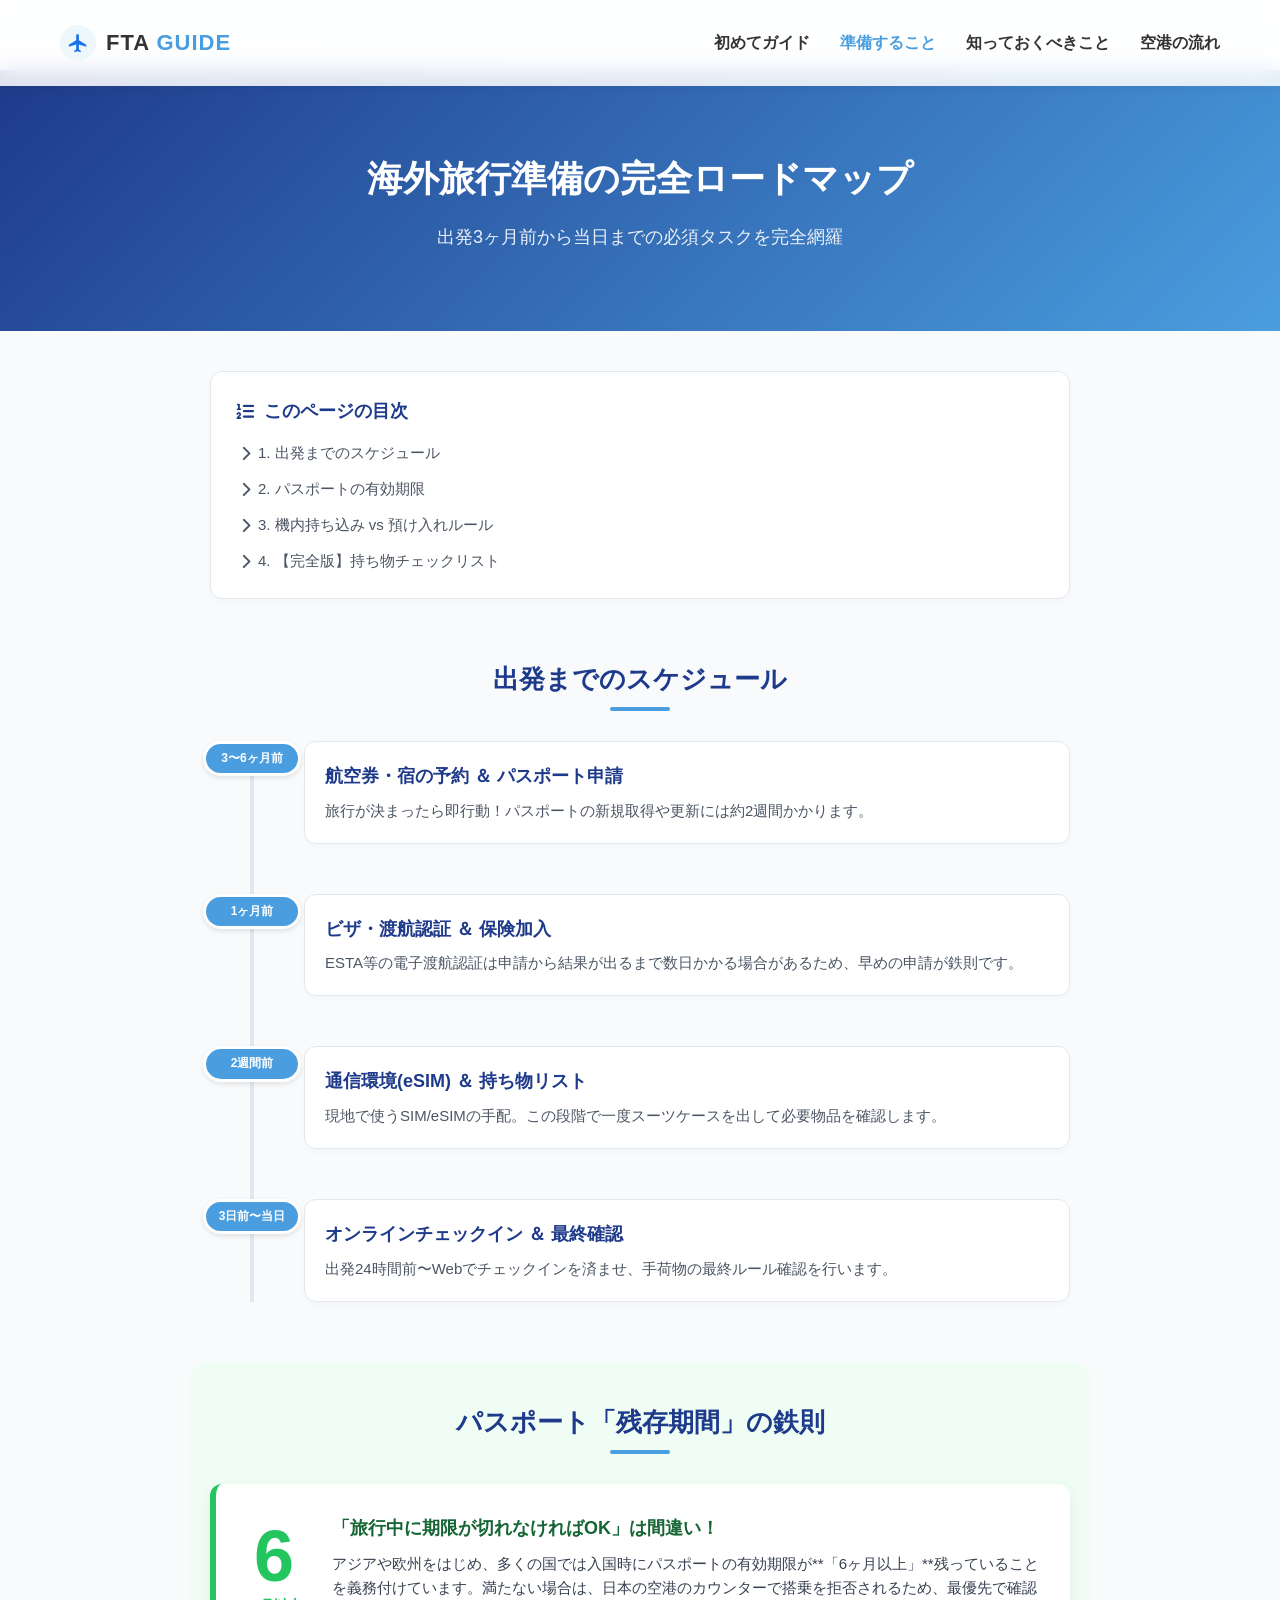
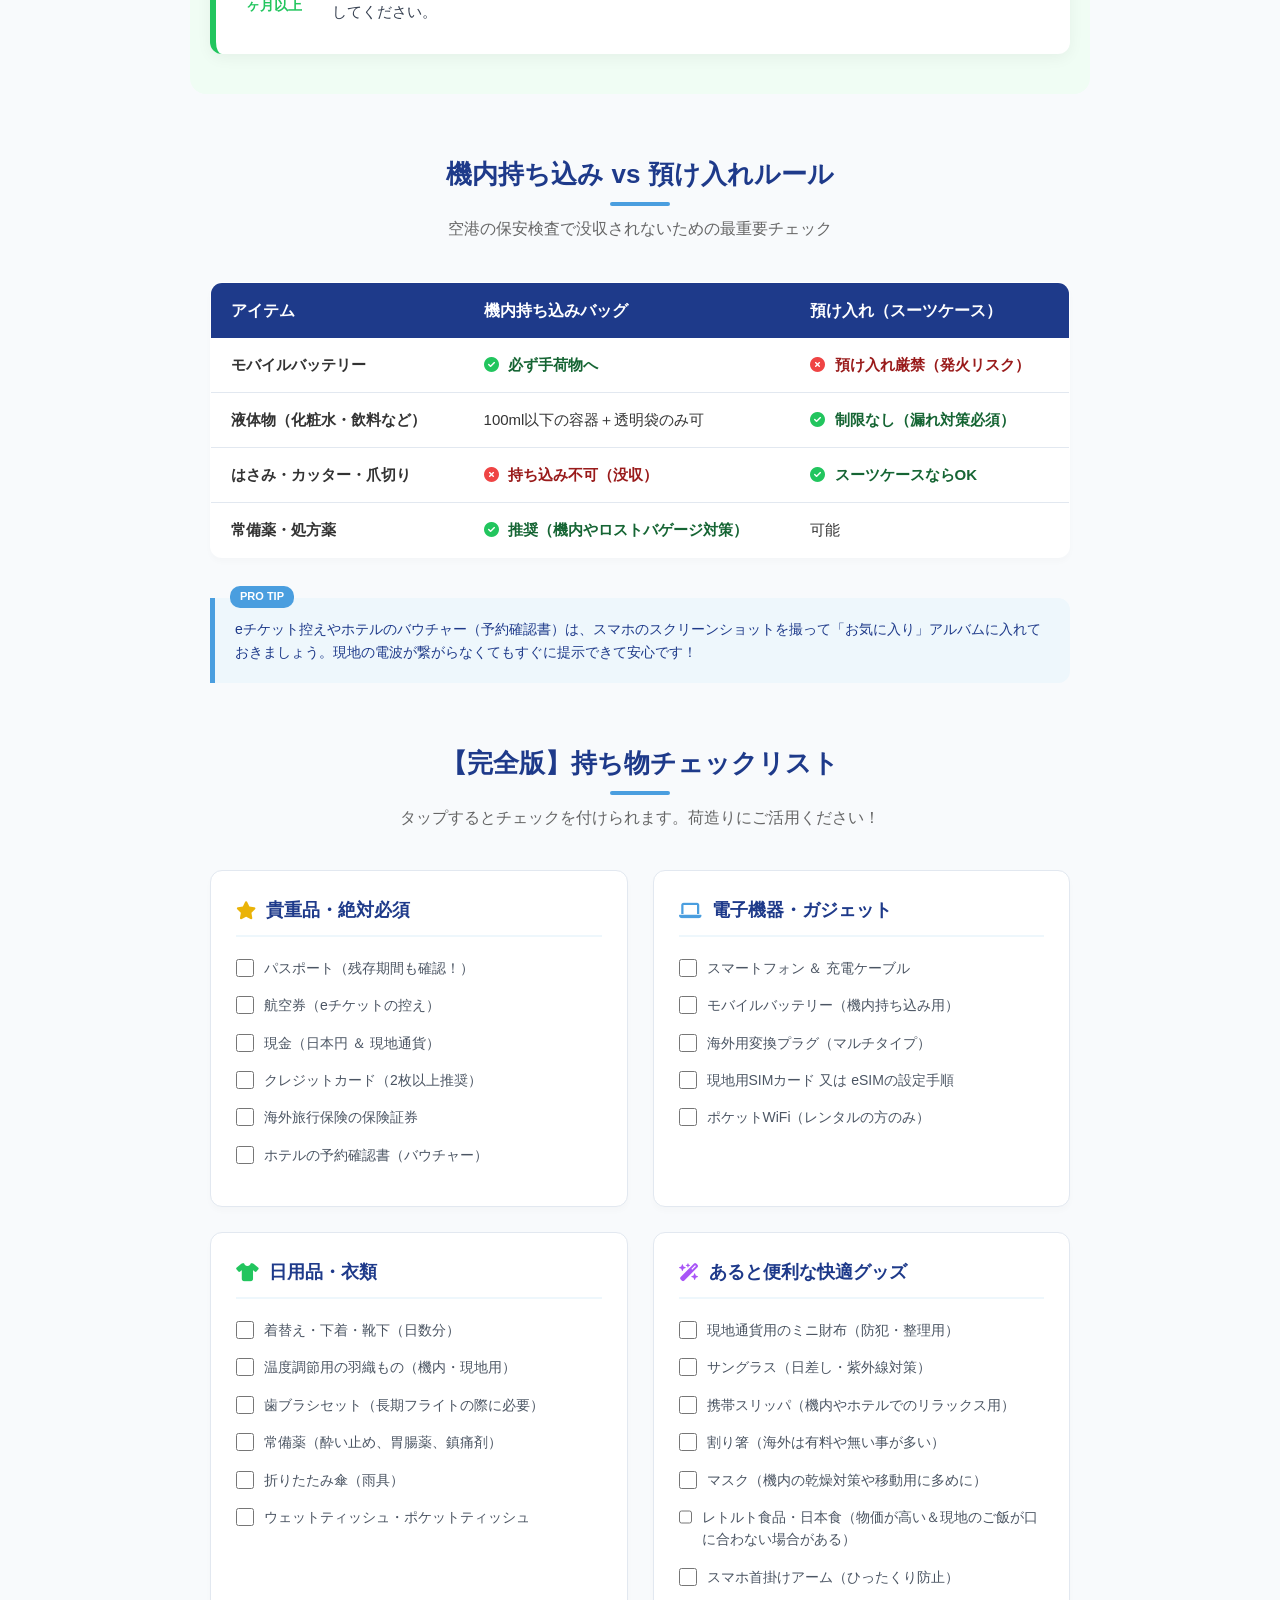
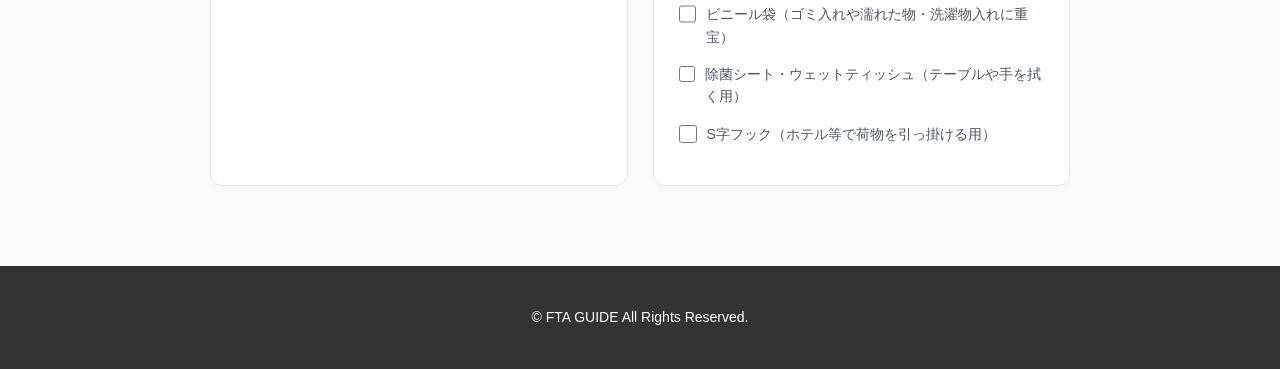
<file: prepare.html>
<!DOCTYPE html>
<html lang="ja">
<head>
  <meta charset="UTF-8">
  <meta name="viewport" content="width=device-width, initial-scale=1.0">
  <title>準備すること - FTA GUIDE</title>
  <link rel="stylesheet" href="prepare.css">
  <link rel="stylesheet" href="https://cdnjs.cloudflare.com/ajax/libs/font-awesome/6.5.1/css/all.min.css">
</head>
<body>

  <nav>
    <a href="index.html" class="logo">
      <span class="logo-icon"></span>
      <span class="logo-text">FTA <span class="highlight">GUIDE</span></span>
    </a>
    <ul>
      <li><a href="guide.html">初めてガイド</a></li>
      <li><a href="prepare.html" class="active">準備すること</a></li>
      <li><a href="tips.html">知っておくべきこと</a></li>
      <li><a href="airport.html">空港の流れ</a></li>
    </ul>
  </nav>

  <main>

<main>
    <section class="hero-section">
      <h1>海外旅行準備の完全ロードマップ</h1>
      <p>出発3ヶ月前から当日までの必須タスクを完全網羅</p>
    </section>

    <section class="container toc-section">
      <div class="toc-box">
        <h2 class="toc-title"><i class="fa-solid fa-list-ol"></i> このページの目次</h2>
        <ul class="toc-list">
          <li><a href="#schedule-anchor"><i class="fa-solid fa-chevron-right"></i> 1. 出発までのスケジュール</a></li>
          <li><a href="#passport-anchor"><i class="fa-solid fa-chevron-right"></i> 2. パスポートの有効期限</a></li>
          <li><a href="#rules-anchor"><i class="fa-solid fa-chevron-right"></i> 3. 機内持ち込み vs 預け入れルール</a></li>
          <li><a href="#checklist-anchor"><i class="fa-solid fa-chevron-right"></i> 4. 【完全版】持ち物チェックリスト</a></li>
        </ul>
      </div>
    </section>

    <section id="schedule-anchor" class="container">
      <h2 class="section-title">出発までのスケジュール</h2>
      <div class="timeline">
        <div class="timeline-item">
          <div class="timeline-badge">3〜6ヶ月前</div>
          <div class="timeline-panel">
            <h3>航空券・宿の予約 ＆ パスポート申請</h3>
            <p>旅行が決まったら即行動！パスポートの新規取得や更新には約2週間かかります。</p>
          </div>
        </div>
        <div class="timeline-item">
          <div class="timeline-badge">1ヶ月前</div>
          <div class="timeline-panel">
            <h3>ビザ・渡航認証 ＆ 保険加入</h3>
            <p>ESTA等の電子渡航認証は申請から結果が出るまで数日かかる場合があるため、早めの申請が鉄則です。</p>
          </div>
        </div>
        <div class="timeline-item">
          <div class="timeline-badge">2週間前</div>
          <div class="timeline-panel">
            <h3>通信環境(eSIM) ＆ 持ち物リスト</h3>
            <p>現地で使うSIM/eSIMの手配。この段階で一度スーツケースを出して必要物品を確認します。</p>
          </div>
        </div>
        <div class="timeline-item">
          <div class="timeline-badge">3日前〜当日</div>
          <div class="timeline-panel">
            <h3>オンラインチェックイン ＆ 最終確認</h3>
            <p>出発24時間前〜Webでチェックインを済ませ、手荷物の最終ルール確認を行います。</p>
          </div>
        </div>
      </div>
    </section>

    <section id="passport-anchor" class="container bg-light">
      <h2 class="section-title">パスポート「残存期間」の鉄則</h2>
      <div class="passport-alert-box">
        <div class="number-focus">
          <span class="big-num">6</span>
          <span class="num-unit">ヶ月以上</span>
        </div>
        <div class="alert-text">
          <h3>「旅行中に期限が切れなければOK」は間違い！</h3>
          <p>アジアや欧州をはじめ、多くの国では入国時にパスポートの有効期限が**「6ヶ月以上」**残っていることを義務付けています。満たない場合は、日本の空港のカウンターで搭乗を拒否されるため、最優先で確認してください。</p>
        </div>
      </div>
    </section>

    <section id="rules-anchor" class="container">
      <h2 class="section-title">機内持ち込み vs 預け入れルール</h2>
      <p class="section-sub-title">空港の保安検査で没収されないための最重要チェック</p>
      
      <table class="rule-table">
        <thead>
          <tr>
            <th>アイテム</th>
            <th>機内持ち込みバッグ</th>
            <th>預け入れ（スーツケース）</th>
          </tr>
        </thead>
        <tbody>
          <tr>
            <td><strong>モバイルバッテリー</strong></td>
            <td class="status-ok"><i class="fa-solid fa-circle-check"></i> 必ず手荷物へ</td>
            <td class="status-ng"><i class="fa-solid fa-circle-xmark"></i> 預け入れ厳禁（発火リスク）</td>
          </tr>
          <tr>
            <td><strong>液体物（化粧水・飲料など）</strong></td>
            <td>100ml以下の容器＋透明袋のみ可</td>
            <td class="status-ok"><i class="fa-solid fa-circle-check"></i> 制限なし（漏れ対策必須）</td>
          </tr>
          <tr>
            <td><strong>はさみ・カッター・爪切り</strong></td>
            <td class="status-ng"><i class="fa-solid fa-circle-xmark"></i> 持ち込み不可（没収）</td>
            <td class="status-ok"><i class="fa-solid fa-circle-check"></i> スーツケースならOK</td>
          </tr>
          <tr>
            <td><strong>常備薬・処方薬</strong></td>
            <td class="status-ok"><i class="fa-solid fa-circle-check"></i> 推奨（機内やロストバゲージ対策）</td>
            <td>可能</td>
          </tr>
        </tbody>
      </table>

      <div class="advice-box">
        <span class="advice-badge">Pro Tip</span>
        <p>eチケット控えやホテルのバウチャー（予約確認書）は、スマホのスクリーンショットを撮って「お気に入り」アルバムに入れておきましょう。現地の電波が繋がらなくてもすぐに提示できて安心です！</p>
      </div>
    </section>

    <section id="checklist-anchor" class="container">
      <h2 class="section-title">【完全版】持ち物チェックリスト</h2>
      <p class="section-sub-title">タップするとチェックを付けられます。荷造りにご活用ください！</p>
      
      <div class="checklist-grid">
        <div class="checklist-card">
          <h3><i class="fa-solid fa-star" style="color: #eab308;"></i> 貴重品・絶対必須</h3>
          <label class="check-item"><input type="checkbox"> <span>パスポート（残存期間も確認！）</span></label>
          <label class="check-item"><input type="checkbox"> <span>航空券（eチケットの控え）</span></label>
          <label class="check-item"><input type="checkbox"> <span>現金（日本円 ＆ 現地通貨）</span></label>
          <label class="check-item"><input type="checkbox"> <span>クレジットカード（2枚以上推奨）</span></label>
          <label class="check-item"><input type="checkbox"> <span>海外旅行保険の保険証券</span></label>
          <label class="check-item"><input type="checkbox"> <span>ホテルの予約確認書（バウチャー）</span></label>
        </div>

        <div class="checklist-card">
          <h3><i class="fa-solid fa-laptop" style="color: #4a9edf;"></i> 電子機器・ガジェット</h3>
          <label class="check-item"><input type="checkbox"> <span>スマートフォン ＆ 充電ケーブル</span></label>
          <label class="check-item"><input type="checkbox"> <span>モバイルバッテリー（機内持ち込み用）</span></label>
          <label class="check-item"><input type="checkbox"> <span>海外用変換プラグ（マルチタイプ）</span></label>
          <label class="check-item"><input type="checkbox"> <span>現地用SIMカード 又は eSIMの設定手順</span></label>
          <label class="check-item"><input type="checkbox"> <span>ポケットWiFi（レンタルの方のみ）</span></label>
        </div>

        <div class="checklist-card">
          <h3><i class="fa-solid fa-shirt" style="color: #22c55e;"></i> 日用品・衣類</h3>
          <label class="check-item"><input type="checkbox"> <span>着替え・下着・靴下（日数分）</span></label>
          <label class="check-item"><input type="checkbox"> <span>温度調節用の羽織もの（機内・現地用）</span></label>
          <label class="check-item"><input type="checkbox"> <span>歯ブラシセット（長期フライトの際に必要）</span></label>
          <label class="check-item"><input type="checkbox"> <span>常備薬（酔い止め、胃腸薬、鎮痛剤）</span></label>
          <label class="check-item"><input type="checkbox"> <span>折りたたみ傘（雨具）</span></label>
          <label class="check-item"><input type="checkbox"> <span>ウェットティッシュ・ポケットティッシュ</span></label>
        </div>

        <div class="checklist-card">
          <h3><i class="fa-solid fa-wand-magic-sparkles" style="color: #a855f7;"></i> あると便利な快適グッズ</h3>
          <label class="check-item"><input type="checkbox"> <span>現地通貨用のミニ財布（防犯・整理用）</span></label>
          <label class="check-item"><input type="checkbox"> <span>サングラス（日差し・紫外線対策）</span></label>
          <label class="check-item"><input type="checkbox"> <span>携帯スリッパ（機内やホテルでのリラックス用）</span></label>
          <label class="check-item"><input type="checkbox"> <span>割り箸（海外は有料や無い事が多い）</span></label>
          <label class="check-item"><input type="checkbox"> <span>マスク（機内の乾燥対策や移動用に多めに）</span></label>
          <label class="check-item"><input type="checkbox"> <span>レトルト食品・日本食（物価が高い＆現地のご飯が口に合わない場合がある）</span></label>
          <label class="check-item"><input type="checkbox"> <span>スマホ首掛けアーム（ひったくり防止）</span></label>
          <label class="check-item"><input type="checkbox"> <span>ビニール袋（ゴミ入れや濡れた物・洗濯物入れに重宝）</span></label>
          <label class="check-item"><input type="checkbox"> <span>除菌シート・ウェットティッシュ（テーブルや手を拭く用）</span></label>
          <label class="check-item"><input type="checkbox"> <span>S字フック（ホテル等で荷物を引っ掛ける用）</span></label>
        </div>
      </div>
    </section>
  </main>
  <footer>
    <p>&copy; FTA GUIDE All Rights Reserved.</p>
  </footer>

</body>
</html>
</file>
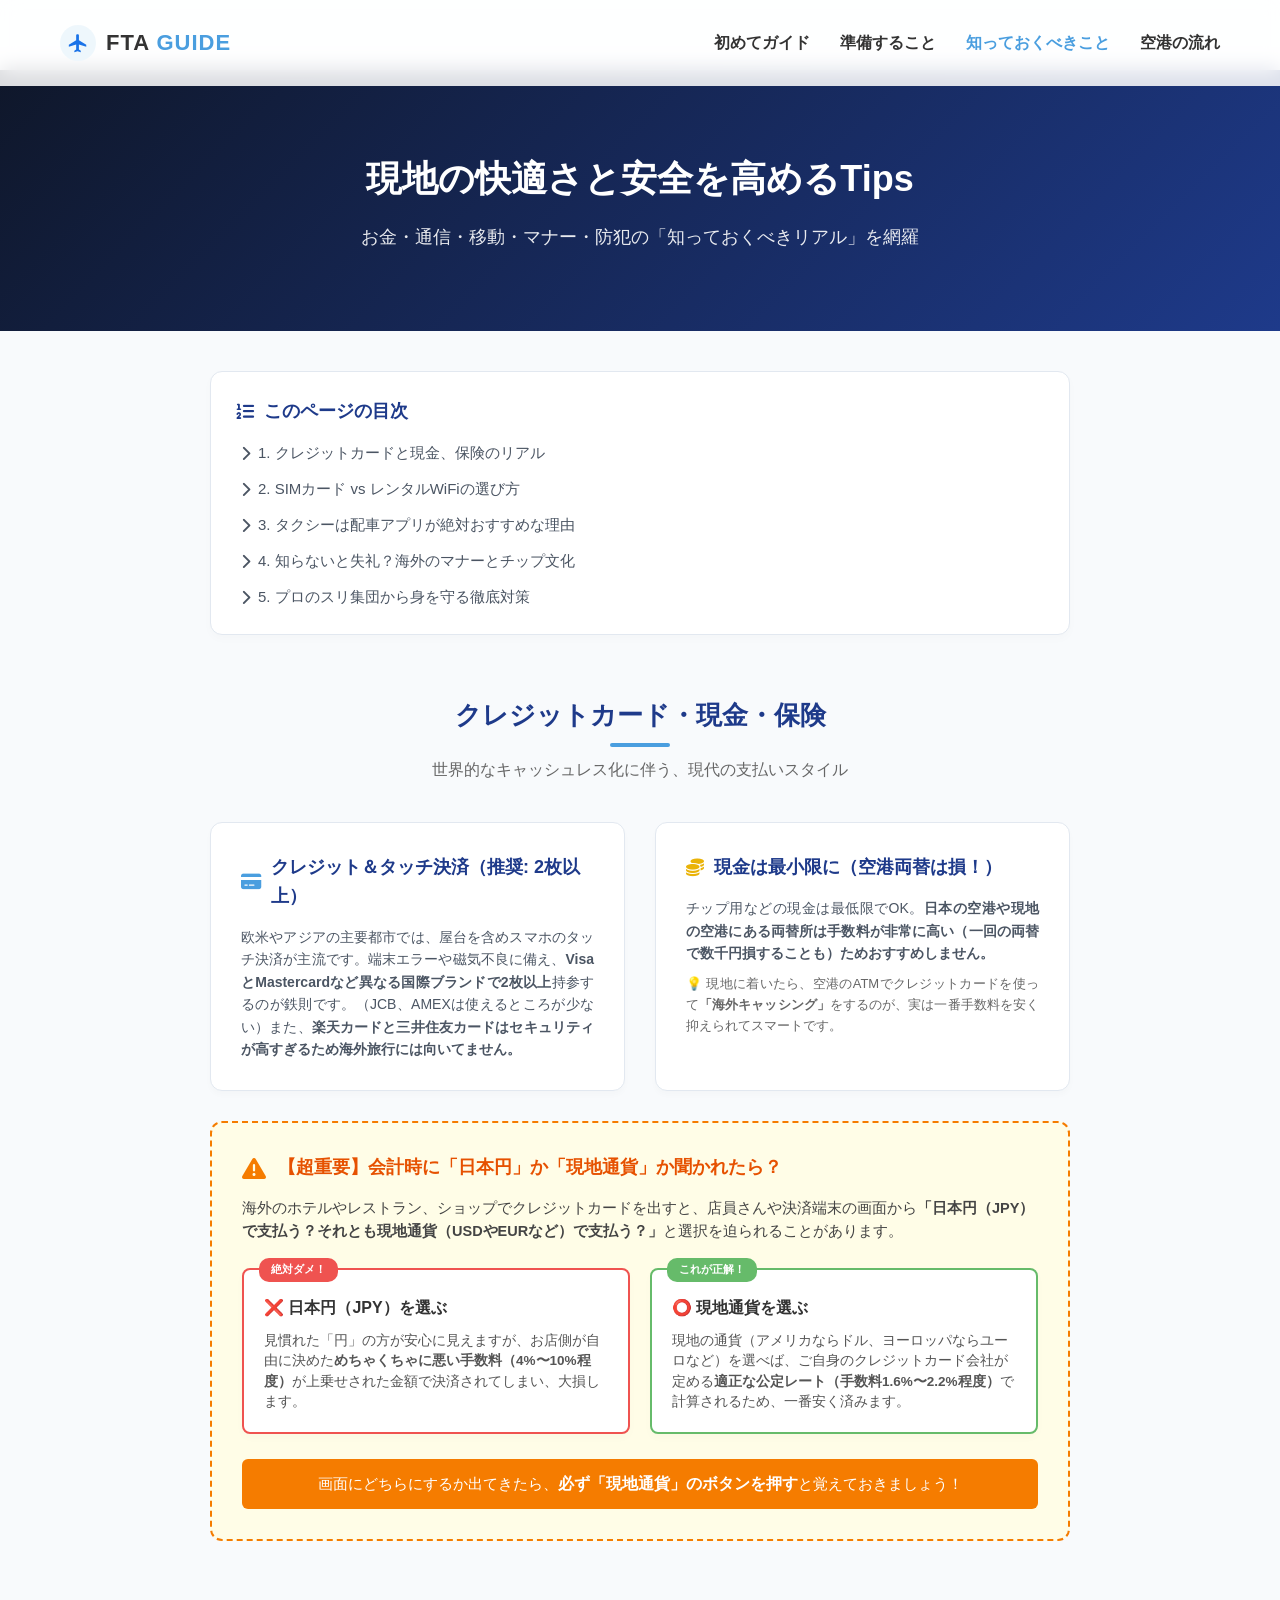
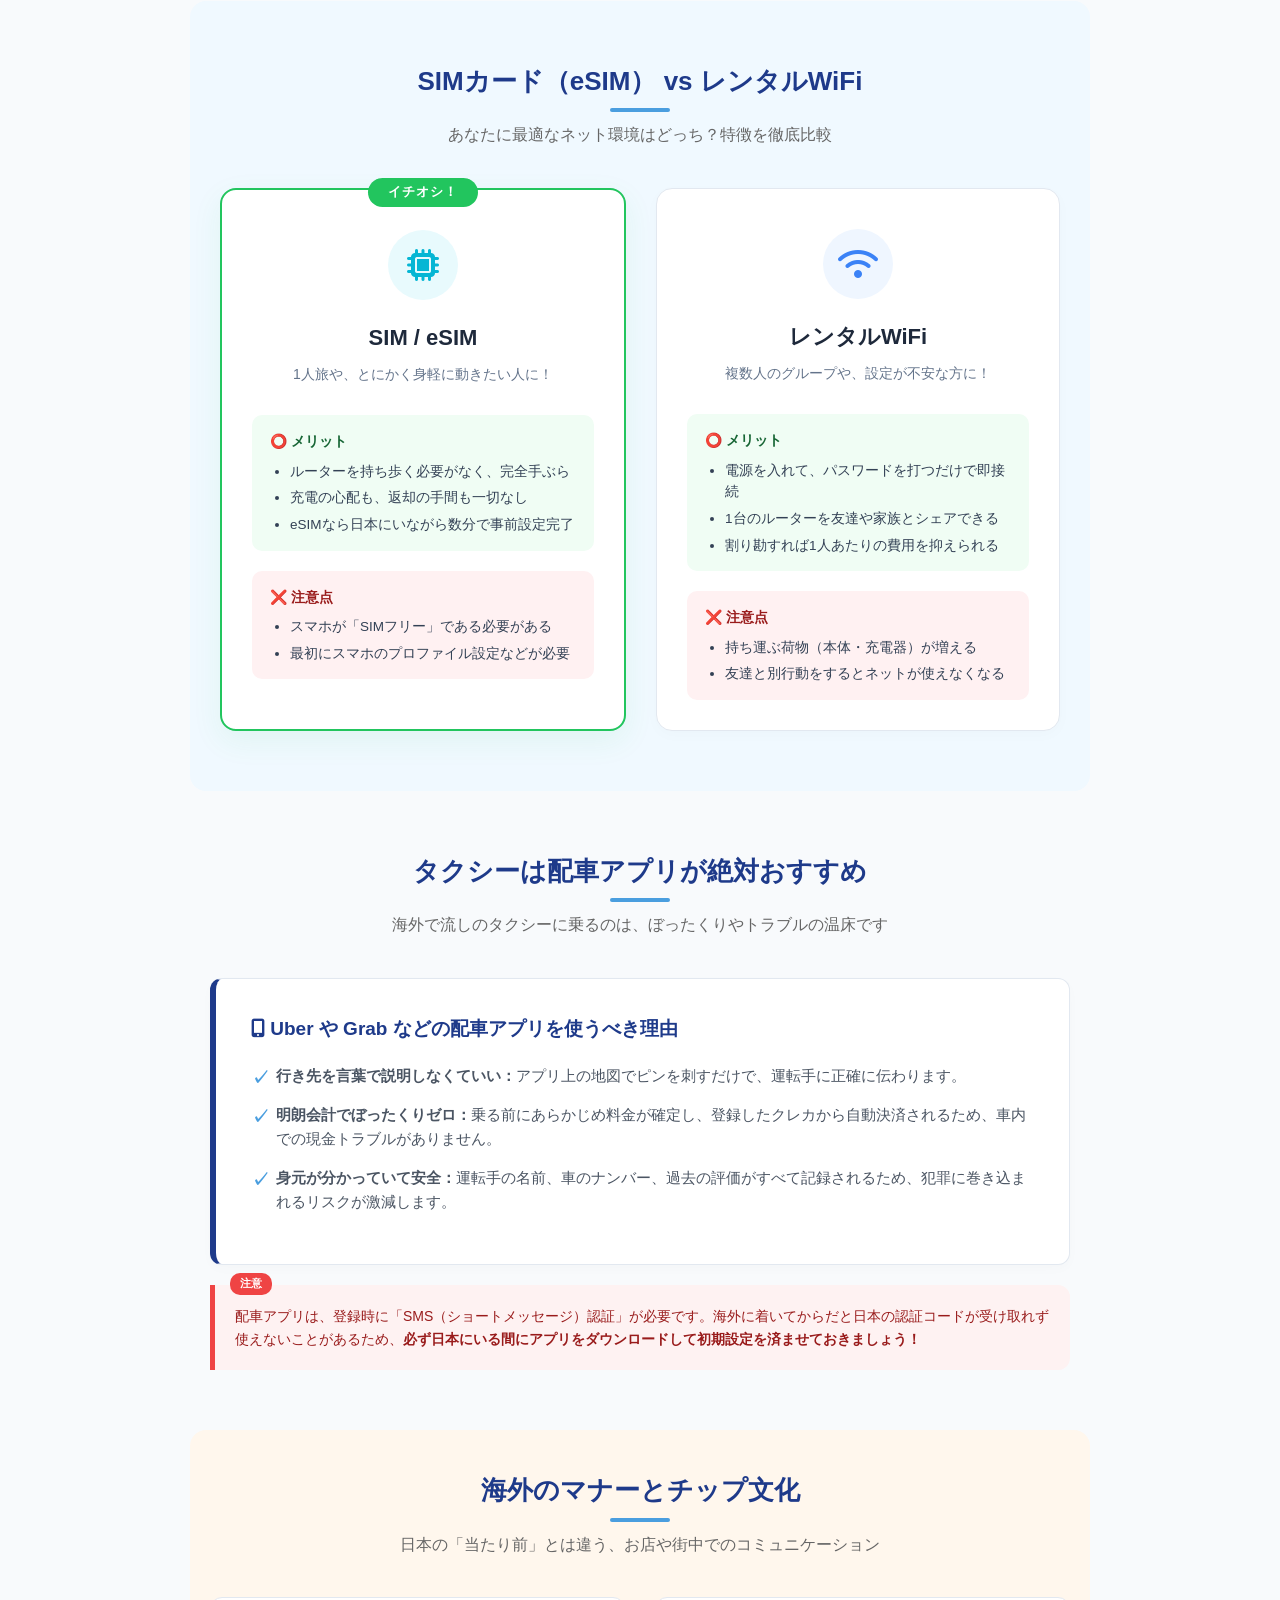
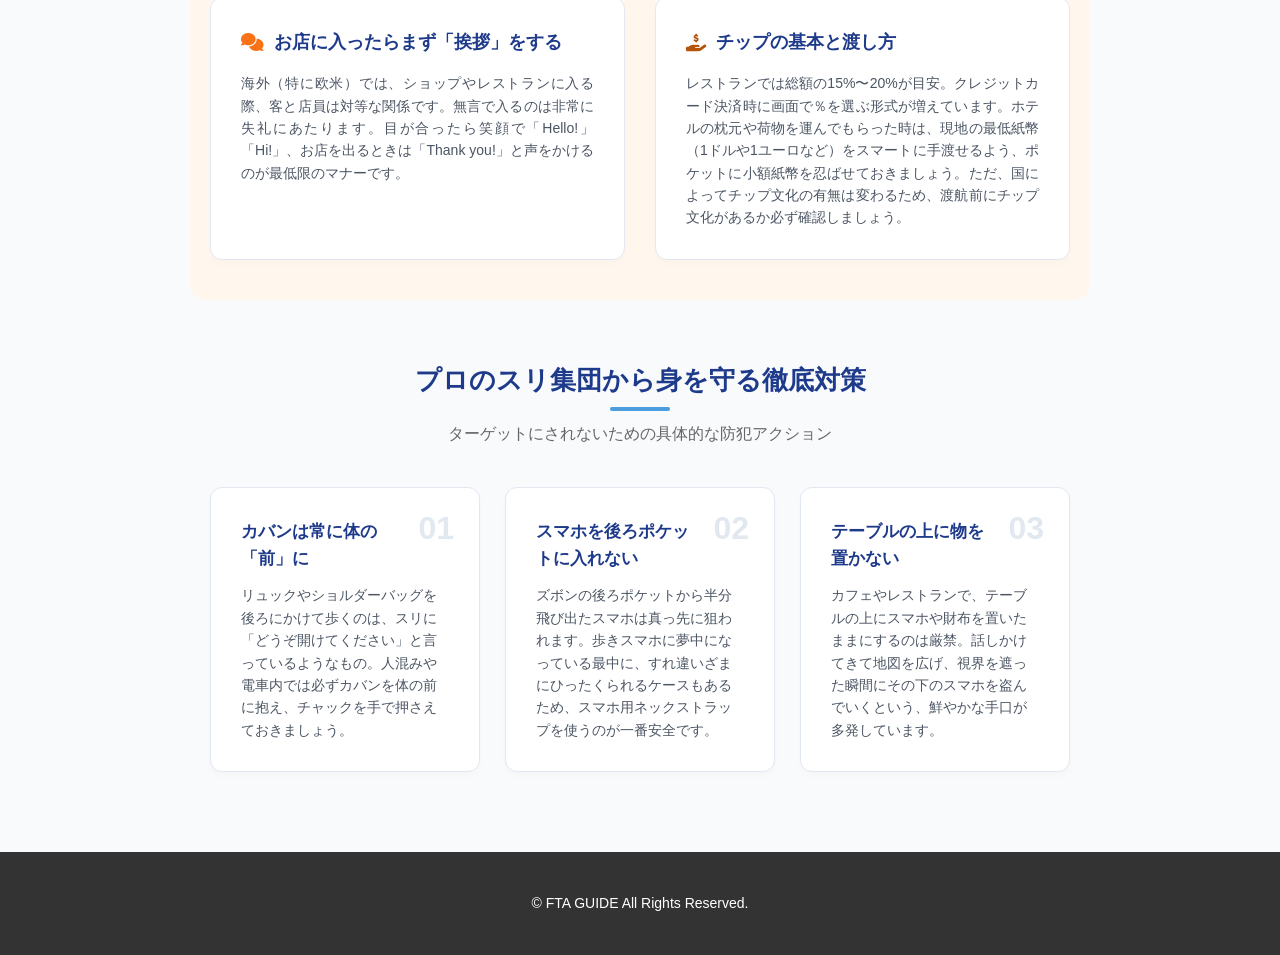
<file: tips.html>
<!DOCTYPE html>
<html lang="ja">
<head>
  <meta charset="UTF-8">
  <meta name="viewport" content="width=device-width, initial-scale=1.0">
  <title>知っておくべきこと - FTA GUIDE</title>
  <link rel="stylesheet" href="tips.css">
  <link rel="stylesheet" href="https://cdnjs.cloudflare.com/ajax/libs/font-awesome/6.5.1/css/all.min.css">
</head>
<body>

  <header>
    <nav>
      <a href="index.html" class="logo">
        <span class="logo-icon"></span>
        <span class="logo-text">FTA <span class="highlight">GUIDE</span></span>
      </a>
      <ul>
        <li><a href="guide.html">初めてガイド</a></li>
        <li><a href="prepare.html">準備すること</a></li>
        <li><a href="tips.html" class="active">知っておくべきこと</a></li>
        <li><a href="airport.html">空港の流れ</a></li>
      </ul>
    </nav>
  </header>

  <main>
    <section class="hero-section">
      <h1>現地の快適さと安全を高めるTips</h1>
      <p>お金・通信・移動・マナー・防犯の「知っておくべきリアル」を網羅</p>
    </section>

    <section class="container toc-section">
      <div class="toc-box">
        <h2 class="toc-title"><i class="fa-solid fa-list-ol"></i> このページの目次</h2>
        <ul class="toc-list">
          <li><a href="#money-anchor"><i class="fa-solid fa-chevron-right"></i> 1. クレジットカードと現金、保険のリアル</a></li>
          <li><a href="#comm-anchor"><i class="fa-solid fa-chevron-right"></i> 2. SIMカード vs レンタルWiFiの選び方</a></li>
          <li><a href="#taxi-anchor"><i class="fa-solid fa-chevron-right"></i> 3. タクシーは配車アプリが絶対おすすめな理由</a></li>
          <li><a href="#manner-anchor"><i class="fa-solid fa-chevron-right"></i> 4. 知らないと失礼？海外のマナーとチップ文化</a></li>
          <li><a href="#safety-anchor"><i class="fa-solid fa-chevron-right"></i> 5. プロのスリ集団から身を守る徹底対策</a></li>
        </ul>
      </div>
    </section>

    <section id="money-anchor" class="container">
      <h2 class="section-title">クレジットカード・現金・保険</h2>
      <p class="section-sub-title">世界的なキャッシュレス化に伴う、現代の支払いスタイル</p>
      
      <div class="two-column">
        <div class="column-card">
          <h3><i class="fa-solid fa-credit-card" style="color: #4a9edf;"></i> クレジット＆タッチ決済（推奨: 2枚以上）</h3>
          <p>欧米やアジアの主要都市では、屋台を含めスマホのタッチ決済が主流です。端末エラーや磁気不良に備え、<strong>VisaとMastercardなど異なる国際ブランドで2枚以上</strong>持参するのが鉄則です。（JCB、AMEXは使えるところが少ない）また、<strong>楽天カードと三井住友カードはセキュリティが高すぎるため海外旅行には向いてません。</strong></p>
        </div>
    <div class="column-card">
          <h3><i class="fa-solid fa-coins" style="color: #eab308;"></i> 現金は最小限に（空港両替は損！）</h3>
          <p>チップ用などの現金は最低限でOK。<strong>日本の空港や現地の空港にある両替所は手数料が非常に高い（一回の両替で数千円損することも）ためおすすめしません。</strong></p>
          <p style="margin-top: 10px; font-size: 13px; color: #666;">💡 現地に着いたら、空港のATMでクレジットカードを使って<strong>「海外キャッシング」</strong>をするのが、実は一番手数料を安く抑えられてスマートです。</p>
        </div>    
      </div>
      <div class="currency-trap-box">
          <div class="trap-header">
            <i class="fa-solid fa-triangle-exclamation trap-icon"></i>
            <h3>【超重要】会計時に「日本円」か「現地通貨」か聞かれたら？</h3>
          </div>
          <p class="trap-lead">
            海外のホテルやレストラン、ショップでクレジットカードを出すと、店員さんや決済端末の画面から<strong>「日本円（JPY）で支払う？それとも現地通貨（USDやEURなど）で支払う？」</strong>と選択を迫られることがあります。
          </p>
          
          <div class="trap-choice">
            <div class="choice-box choice-ng">
              <span class="badge badge-ng">絶対ダメ！</span>
              <h4>❌ 日本円（JPY）を選ぶ</h4>
              <p>見慣れた「円」の方が安心に見えますが、お店側が自由に決めた<strong>めちゃくちゃに悪い手数料（4%〜10%程度）</strong>が上乗せされた金額で決済されてしまい、大損します。</p>
            </div>
            
            <div class="choice-box choice-ok">
              <span class="badge badge-ok">これが正解！</span>
              <h4>⭕️ 現地通貨を選ぶ</h4>
              <p>現地の通貨（アメリカならドル、ヨーロッパならユーロなど）を選べば、ご自身のクレジットカード会社が定める<strong>適正な公定レート（手数料1.6%〜2.2%程度）</strong>で計算されるため、一番安く済みます。</p>
            </div>
          </div>

          <div class="trap-summary">
            <p>画面にどちらにするか出てきたら、<strong>必ず「現地通貨」のボタンを押す</strong>と覚えておきましょう！</p>
          </div>
        </div>
    </section>

    <section id="comm-anchor" class="container bg-light comm-section">
      <h2 class="section-title">SIMカード（eSIM） vs レンタルWiFi</h2>
      <p class="section-sub-title">あなたに最適なネット環境はどっち？特徴を徹底比較</p>
      
      <div class="comm-compare-container">
        
        <div class="comm-card recommended">
          <div class="recommend-ribbon">イチオシ！</div>
          <div class="comm-icon-wrapper sim-icon">
            <i class="fa-solid fa-microchip"></i>
          </div>
          <h3>SIM / eSIM</h3>
          <p class="comm-lead">1人旅や、とにかく身軽に動きたい人に！</p>
          
          <div class="pros-cons">
            <div class="point-box pros">
              <span class="point-title">⭕️ メリット</span>
              <ul>
                <li>ルーターを持ち歩く必要がなく、完全手ぶら</li>
                <li>充電の心配も、返却の手間も一切なし</li>
                <li>eSIMなら日本にいながら数分で事前設定完了</li>
              </ul>
            </div>
            <div class="point-box cons">
              <span class="point-title">❌ 注意点</span>
              <ul>
                <li>スマホが「SIMフリー」である必要がある</li>
                <li>最初にスマホのプロファイル設定などが必要</li>
              </ul>
            </div>
          </div>
        </div>

        <div class="comm-card">
          <div class="comm-icon-wrapper wifi-icon">
            <i class="fa-solid fa-wifi"></i>
          </div>
          <h3>レンタルWiFi</h3>
          <p class="comm-lead">複数人のグループや、設定が不安な方に！</p>
          
          <div class="pros-cons">
            <div class="point-box pros">
              <span class="point-title">⭕️ メリット</span>
              <ul>
                <li>電源を入れて、パスワードを打つだけで即接続</li>
                <li>1台のルーターを友達や家族とシェアできる</li>
                <li>割り勘すれば1人あたりの費用を抑えられる</li>
              </ul>
            </div>
            <div class="point-box cons">
              <span class="point-title">❌ 注意点</span>
              <ul>
                <li>持ち運ぶ荷物（本体・充電器）が増える</li>
                <li>友達と別行動をするとネットが使えなくなる</li>
              </ul>
            </div>
          </div>
        </div>

      </div>
    </section>
    <section id="taxi-anchor" class="container">
      <h2 class="section-title">タクシーは配車アプリが絶対おすすめ</h2>
      <p class="section-sub-title">海外で流しのタクシーに乗るのは、ぼったくりやトラブルの温床です</p>
      
      <div class="app-info-box">
        <div class="app-text">
          <h3><i class="fa-solid fa-mobile-screen-button" style="color: #1e3a8a;"></i> Uber や Grab などの配車アプリを使うべき理由</h3>
          <ul>
            <li><strong>行き先を言葉で説明しなくていい：</strong>アプリ上の地図でピンを刺すだけで、運転手に正確に伝わります。</li>
            <li><strong>明朗会計でぼったくりゼロ：</strong>乗る前にあらかじめ料金が確定し、登録したクレカから自動決済されるため、車内での現金トラブルがありません。</li>
            <li><strong>身元が分かっていて安全：</strong>運転手の名前、車のナンバー、過去の評価がすべて記録されるため、犯罪に巻き込まれるリスクが激減します。</li>
          </ul>
        </div>
      </div>
      <div class="advice-box" style="margin-top: 20px;">
        <span class="advice-badge">注意</span>
        <p>配車アプリは、登録時に「SMS（ショートメッセージ）認証」が必要です。海外に着いてからだと日本の認証コードが受け取れず使えないことがあるため、<strong>必ず日本にいる間にアプリをダウンロードして初期設定を済ませておきましょう！</strong></p>
      </div>
    </section>

    <section id="manner-anchor" class="container bg-light-orange">
      <h2 class="section-title">海外のマナーとチップ文化</h2>
      <p class="section-sub-title">日本の「当たり前」とは違う、お店や街中でのコミュニケーション</p>
      
      <div class="two-column">
        <div class="column-card">
          <h3><i class="fa-solid fa-comments" style="color: #f97316;"></i> お店に入ったらまず「挨拶」をする</h3>
          <p>海外（特に欧米）では、ショップやレストランに入る際、客と店員は対等な関係です。無言で入るのは非常に失礼にあたります。目が合ったら笑顔で「Hello!」「Hi!」、お店を出るときは「Thank you!」と声をかけるのが最低限のマナーです。</p>
        </div>
        <div class="column-card">
          <h3><i class="fa-solid fa-hand-holding-dollar" style="color: #b45309;"></i> チップの基本と渡し方</h3>
          <p>レストランでは総額の15%〜20%が目安。クレジットカード決済時に画面で％を選ぶ形式が増えています。ホテルの枕元や荷物を運んでもらった時は、現地の最低紙幣（1ドルや1ユーロなど）をスマートに手渡せるよう、ポケットに小額紙幣を忍ばせておきましょう。ただ、国によってチップ文化の有無は変わるため、渡航前にチップ文化があるか必ず確認しましょう。</p>
        </div>
      </div>
    </section>

    <section id="safety-anchor" class="container">
      <h2 class="section-title">プロのスリ集団から身を守る徹底対策</h2>
      <p class="section-sub-title">ターゲットにされないための具体的な防犯アクション</p>

      <div class="safety-grid">
        <div class="safety-card">
          <span class="safety-num">01</span>
          <h3>カバンは常に体の「前」に</h3>
          <p>リュックやショルダーバッグを後ろにかけて歩くのは、スリに「どうぞ開けてください」と言っているようなもの。人混みや電車内では必ずカバンを体の前に抱え、チャックを手で押さえておきましょう。</p>
        </div>
        <div class="safety-card">
          <span class="safety-num">02</span>
          <h3>スマホを後ろポケットに入れない</h3>
          <p>ズボンの後ろポケットから半分飛び出たスマホは真っ先に狙われます。歩きスマホに夢中になっている最中に、すれ違いざまにひったくられるケースもあるため、スマホ用ネックストラップを使うのが一番安全です。</p>
        </div>
        <div class="safety-card">
          <span class="safety-num">03</span>
          <h3>テーブルの上に物を置かない</h3>
          <p>カフェやレストランで、テーブルの上にスマホや財布を置いたままにするのは厳禁。話しかけてきて地図を広げ、視界を遮った瞬間にその下のスマホを盗んでいくという、鮮やかな手口が多発しています。</p>
        </div>
      </div>
    </section>
  </main>

  <footer>
    <p>&copy; FTA GUIDE All Rights Reserved.</p>
  </footer>

</body>
</html>
</file>
<file: style.css>
* {
  margin: 0;
  padding: 0;
  box-sizing: border-box;
}

body {
  font-family: sans-serif;
  background: #f5f5f5;
  color: #222;
}

/* ==========================================
   ナビゲーション（ヘッダー上部）
   ========================================== */
nav {
  position: fixed;
  top: 0;
  left: 0;
  width: 100%;
  display: flex;
  justify-content: space-between;
  align-items: center;
  padding: 25px 60px;
  background: rgba(255, 255, 255, 0.85);
  backdrop-filter: blur(10px);
  z-index: 1000;
}

/* 【修正】飛行機ロゴ全体のベース設定 */
nav .logo {
  display: flex;
  align-items: center;
  gap: 10px;
  font-family: 'Arial Black', Impact, sans-serif;
  letter-spacing: 1px;
  cursor: pointer;
}

/* 【追加】飛行機アイコンの丸い背景とSVG画像 */
nav .logo-icon {
  width: 36px;
  height: 36px;
  background-color: #eef7fc;
  border-radius: 50%;
  display: flex;
  align-items: center;
  justify-content: center;
  background-image: url("data:image/svg+xml;utf8,<svg xmlns='http://www.w3.org/2000/svg' viewBox='0 0 24 24' fill='%231a73e8'><path d='M21 16v-2l-8-5V3.5c0-.83-.67-1-1.5-1s-1.5.17-1.5 1V9l-8 5v2l8-2.5V19l-2 1.5V22l3.5-1 3.5 1v-1.5L13 19v-5.5l8 2.5z'/></svg>");
  background-size: 22px;
  background-repeat: no-repeat;
  background-position: center;
  transition: transform 0.3s ease;
}

/* ロゴにマウスを乗せた時に飛行機が少し動く演出 */
nav .logo:hover .logo-icon {
  transform: rotate(15deg) scale(1.1);
}

/* ロゴのテキストスタイル */
nav .logo-text {
  font-size: 22px;
  color: #333333;
  font-weight: 900;
}

/* GUIDEの文字だけ青色にするアクセント */
nav .logo-text .highlight {
  color: #4a9edf;
}

nav ul {
  display: flex;
  gap: 40px;
  list-style: none;
}

nav a {
  text-decoration: none;
  color: #222;
  font-weight: 500;
  transition: 0.3s;
}

nav a:hover {
  opacity: 0.6;
}

/* ==========================================
   ヘッダー（ヒーローエリア）
   ========================================== */
header {
  height: 100vh;
  background-image:
    linear-gradient(rgba(255,255,255,0.6),
    rgba(255,255,255,0.6)),
    url("images/hawaii.jpg");
  background-size: cover;
  background-position: center;
  display: flex;
  align-items: center;
  padding: 60px;
}

.hero {
  max-width: 800px;
  margin-top: 80px; /* ナビゲーションに被らないように少し隙間を追加 */
}

.hero p {
  font-size: 18px;
  margin-bottom: 20px;
  color: #666;
}

.hero h1 {
  font-size: 72px;
  line-height: 1.2;
  margin-bottom: 30px;
}

.hero span {
  color: #4a9edf;
}

.hero-text {
  font-size: 18px;
  line-height: 1.9;
  max-width: 700px;
}

.button {
  display: inline-block;
  background: #4a9edf;
  color: white;
  text-decoration: none;
  padding: 16px 32px;
  border-radius: 12px;
  transition: 0.3s;
}

.button:hover {
  opacity: 0.8;
}

/* ==========================================
   セクション＆カード（4列横並び）
   ========================================== */
section {
  padding: 100px 80px;
}

.section-title {
  font-size: 40px;
  margin-bottom: 50px;
}

/* 【修正】大画面の時はきっちり「横4列」に固定する設定 */
.cards {
  display: grid;
  grid-template-columns: repeat(4, 1fr);
  gap: 30px;
}

/* 1枚目だけaタグで囲まれているため、aタグも引き伸ばす */
.cards > a {
  display: flex;
  text-decoration: none;
}

.card {
  width: 100%;
  background: white;
  padding: 30px;
  border-radius: 24px;
  box-shadow: 0 5px 20px rgba(0,0,0,0.05);
  transition: 0.3s;
}

.card:hover, .cards > a:hover .card {
  transform: translateY(-5px);
}

.card h3 {
  margin-bottom: 20px;
  font-size: 24px;
  color: #4a9edf; /* タイトルを少し見やすく青に */
}

.card p {
  line-height: 1.8;
  color: #666;
}

/* ==========================================
   不安セクション（Q&A）
   ========================================== */
.tips {
  background: #111;
  color: white;
  border-radius: 32px;
  padding: 60px;
}

.tips h2 {
  font-size: 40px;
  margin-bottom: 40px;
}

.tip-boxes {
  display: grid;
  grid-template-columns: 1fr 1fr;
  gap: 20px;
}

.tip {
  background: rgba(255, 255, 255, 0.08);
  padding: 30px;
  border-radius: 20px;
  line-height: 1.8;
}

/* ==========================================
   レスポンシブ（スマホ対応）
   ========================================== */
@media(max-width: 768px){
  nav {
    padding: 15px 20px;
  }
  
  header {
    padding: 40px;
  }

  .hero h1 {
    font-size: 48px;
  }

  section {
    padding: 70px 40px;
  }

  /* スマホの時はカードを縦1列にする */
  .cards {
    grid-template-columns: 1fr;
  }

  .tip-boxes {
    grid-template-columns: 1fr;
  }
}
/* ==========================================
   Q&A セクションのスタイル
   ========================================== */
.qa-section {
    background-color: #f7faff; /* 他のページと統一感のある薄いブルー背景 */
    padding: 80px 20px;
}

.qa-container {
    max-width: 800px; /* 読みやすいように少し横幅をきゅっと狭める */
    margin: 0 auto;
}

.qa-title {
    text-align: center;
    font-size: 26px;
    font-weight: 700;
    margin-bottom: 40px;
    color: #333333;
}

.qa-list {
    display: flex;
    flex-direction: column;
    gap: 15px; /* 質問箱同士のすき間 */
}

.qa-item {
    background-color: #ffffff;
    border-radius: 8px;
    box-shadow: 0 2px 8px rgba(0, 0, 0, 0.04);
    border: 1px solid #eef7fc;
    overflow: hidden;
}

/* 質問ボタン（クリックできるエリア） */
.qa-question {
    width: 100%;
    background: none;
    border: none;
    padding: 22px 25px;
    text-align: left;
    font-size: 16px;
    font-weight: 700;
    color: #333333;
    cursor: pointer;
    display: flex;
    justify-content: space-between;
    align-items: center;
    gap: 20px;
    transition: background-color 0.2s ease;
}

/* マウスを乗せたら少しだけ背景を明るく */
.qa-question:hover {
    background-color: #fcfdfe;
}

/* 右側の矢印アイコン */
.qa-question .arrow-icon {
    font-size: 14px;
    color: #1a73e8;
    transition: transform 0.3s ease; /* 滑らかに回転させる */
}

/* 回答エリア（初期状態は非表示） */
.qa-answer {
    max-height: 0; /* 高さをゼロにして隠す */
    overflow: hidden;
    transition: max-height 0.3s ease, padding 0.3s ease; /* なめらかに広がるアニメーション */
    background-color: #ffffff;
    padding: 0 25px; /* 上下のパディングは初期状態では0 */
}

.qa-answer p {
    margin: 0;
    padding-bottom: 22px; /* 開いたときに下側に余白を作る */
    font-size: 15px;
    color: #555555;
    line-height: 1.7;
}

/* ==========================================
   JavaScriptで「active」クラスがついた時の動き
   ========================================== */
/* アイテムが開いたとき、回答を表示する */
.qa-item.active .qa-answer {
    max-height: 300px; /* テキストが収まる十分な高さ（自動で滑らかに広がります） */
}

/* アイテムが開いたとき、矢印をクルッと180度回転させる */
.qa-item.active .arrow-icon {
    transform: rotate(-180deg);
}
/* ==========================================
   Q&A 「もっと見る」ボタンの追加スタイル
   ========================================== */

/* 最初は隠しておくためのクラス */
.qa-item.is-hidden {
    display: none;
}

/* ボタンの配置コンテナ */
.qa-more-btn-container {
    text-align: center;
    margin-top: 30px;
}

/* ボタン本体のデザイン */
.qa-more-btn {
    background-color: #ffffff;
    color: #1a73e8;
    border: 2px solid #1a73e8;
    padding: 12px 40px;
    font-size: 15px;
    font-weight: 700;
    border-radius: 25px;
    cursor: pointer;
    transition: all 0.3s ease;
    box-shadow: 0 4px 10px rgba(26, 115, 232, 0.1);
}

/* マウスホバー時のエフェクト（青背景に白文字に反転） */
.qa-more-btn:hover {
    background-color: #1a73e8;
    color: #ffffff;
    box-shadow: 0 6px 15px rgba(26, 115, 232, 0.2);
    transform: translateY(-2px);
}
</file>
<file: airport.css>
/* ==========================================================================
   共通設定 ＆ ヘッダー（共通デザインシステム継承）
   ========================================================================== */
* {
    margin: 0;
    padding: 0;
    box-sizing: border-box;
}

body {
    font-family: 'Helvetica Neue', Arial, 'Hiragino Kaku Gothic ProN', 'Hiragino Sans', Meiryo, sans-serif;
    color: #333333;
    background-color: #f8fafc;
    line-height: 1.6;
}

header {
    background-color: #ffffff;
    box-shadow: 0 2px 10px rgba(0, 0, 0, 0.05);
    position: fixed;
    top: 0;
    left: 0;
    width: 100%;
    z-index: 1000;
}

/* ==========================================================================
   【修正】ナビゲーションの位置を見本（index.html）と完全に一致させる
   ========================================================================== */
nav {
    position: fixed;   /* 画面の一番上に固定 */
    top: 0;
    left: 0;
    width: 100%;       /* 横幅を画面いっぱいに広げる（見本と統一） */
    display: flex;
    justify-content: space-between;
    align-items: center;
    padding: 25px 60px; /* ★ここを60pxにすることで、見本のロゴ位置と完全一致します */
    background: rgba(255, 255, 255, 0.85);
    backdrop-filter: blur(10px);
    z-index: 1000;
    box-sizing: border-box; /* はみ出し防止 */
}

nav .logo {
    display: flex !important;
    align-items: center;
    gap: 10px;
    font-family: 'Arial Black', Impact, sans-serif;
    letter-spacing: 1px;
    cursor: pointer;
    text-decoration: none !important;
}

nav .logo-icon {
    width: 36px;
    height: 36px;
    background-color: #eef7fc;
    border-radius: 50%;
    display: flex;
    align-items: center;
    justify-content: center;
    background-image: url("data:image/svg+xml;utf8,<svg xmlns='http://www.w3.org/2000/svg' viewBox='0 0 24 24' fill='%231a73e8'><path d='M21 16v-2l-8-5V3.5c0-.83-.67-1-1.5-1s-1.5.17-1.5 1V9l-8 5v2l8-2.5V19l-2 1.5V22l3.5-1 3.5 1v-1.5L13 19v-5.5l8 2.5z'/></svg>") !important;
    background-size: 22px;
    background-repeat: no-repeat;
    background-position: center;
    transition: transform 0.3s ease;
}

nav .logo:hover .logo-icon {
    transform: rotate(15deg) scale(1.1);
}

nav .logo-text {
    font-size: 22px;
    color: #333333;
    font-weight: 900 !important;
    text-decoration: none !important;
}

nav .logo-text .highlight {
    color: #4a9edf !important;
    font-weight: 900 !important;
    text-decoration: none !important;
}

nav ul {
    display: flex;
    list-style: none;
    gap: 30px;
}

nav ul li a {
    text-decoration: none;
    color: #333333;
    font-size: 16px;
    font-weight: 700;
}

nav ul li a:hover,
nav ul li a.active {
    color: #4a9edf;
}

/* ==========================================================================
   レイアウト ＆ 背景
   ========================================================================== */
main {
    margin-top: 70px;
}

.hero-section {
    background: linear-gradient(135deg, #111827 0%, #374151 100%); /* シックな空港をイメージしたダークグレー */
    color: #ffffff;
    text-align: center;
    padding: 80px 20px;
}

.hero-section h1 {
    font-size: 36px;
    margin-bottom: 15px;
    font-weight: 700;
}

.hero-section p {
    font-size: 18px;
    opacity: 0.9;
}

.container {
    max-width: 900px;
    margin: 60px auto;
    padding: 0 20px;
}

.bg-light {
    background-color: #f0fdf4; /* 入国セクション：安心感のあるグリーン */
    padding: 40px 20px;
    border-radius: 16px;
}

.bg-light-blue {
    background-color: #f8fafc;
    border: 1px solid #e2e8f0;
    padding: 40px 20px;
    border-radius: 16px;
}

.bg-white {
    background-color: #ffffff !important;
}

.section-title {
    font-size: 26px;
    color: #1e3a8a;
    text-align: center;
    margin-bottom: 30px;
    position: relative;
    padding-bottom: 10px;
}

.section-title::after {
    content: '';
    position: absolute;
    bottom: 0;
    left: 50%;
    transform: translateX(-50%);
    width: 60px;
    height: 4px;
    background-color: #4a9edf;
    border-radius: 2px;
}

.section-sub-title {
    text-align: center !important;
    font-size: 16px;
    color: #666666;
    margin-top: -20px;
    margin-bottom: 40px;
}

/* ==========================================================================
   各コンポーネントの装飾
   ========================================================================== */

/* ページ内目次 */
.toc-section {
    margin-top: 40px !important;
    margin-bottom: 20px !important;
}

.toc-box {
    background-color: #ffffff;
    border: 1px solid #e2e8f0;
    border-radius: 12px;
    padding: 25px;
    box-shadow: 0 4px 10px rgba(0,0,0,0.02);
}

.toc-title {
    font-size: 18px;
    color: #1e3a8a;
    margin-bottom: 15px;
    display: flex;
    align-items: center;
    gap: 10px;
}

.toc-list {
    list-style: none;
    display: flex;
    flex-direction: column;
    gap: 12px;
    padding-left: 5px;
}

.toc-list li a {
    text-decoration: none;
    color: #4b5563;
    font-size: 15px;
    font-weight: 500;
    display: flex;
    align-items: center;
    gap: 8px;
    transition: color 0.2s ease, padding-left 0.2s ease;
}

.toc-list li a:hover {
    color: #4a9edf;
    padding-left: 5px;
}

html {
    scroll-behavior: smooth;
    scroll-padding-top: 100px;
}

/* 1. 空港の縦並びステップカード */
.airport-steps {
    display: flex;
    flex-direction: column;
    gap: 20px;
}

.step-card {
    background-color: #ffffff;
    border-radius: 12px;
    padding: 25px 30px;
    border: 1px solid #e2e8f0;
    box-shadow: 0 4px 6px rgba(0,0,0,0.01);
    position: relative;
}

.step-num {
    display: inline-block;
    background-color: #1e3a8a;
    color: #ffffff;
    font-size: 12px;
    font-weight: 700;
    padding: 3px 12px;
    border-radius: 20px;
    margin-bottom: 12px;
}

.label-green {
    background-color: #22c55e !important;
}

.step-card h3 {
    font-size: 18px;
    color: #1e3a8a;
    margin-bottom: 8px;
}

.step-card p {
    font-size: 14px;
    color: #4b5563;
    text-align: justify;
}

/* 2. 英会話フレーズ集 */
.phrase-list {
    display: flex;
    flex-direction: column;
    gap: 20px;
}

.phrase-box {
    background-color: #ffffff;
    border-radius: 12px;
    border: 1px solid #e2e8f0;
    padding: 25px;
    box-shadow: 0 4px 6px rgba(0,0,0,0.01);
}

.english-q {
    display: flex;
    align-items: center;
    gap: 15px;
    margin-bottom: 12px;
}

.q-badge {
    background-color: #fee2e2;
    color: #ef4444;
    font-size: 11px;
    font-weight: 700;
    padding: 2px 10px;
    border-radius: 4px;
    flex-shrink: 0;
}

.english-q p {
    font-size: 18px;
    color: #111827;
}

.answer-example {
    display: flex;
    align-items: flex-start;
    gap: 15px;
    padding-top: 12px;
    border-top: 1px dashed #e2e8f0;
}

.a-badge {
    background-color: #e0f2fe;
    color: #0284c7;
    font-size: 11px;
    font-weight: 700;
    padding: 2px 10px;
    border-radius: 4px;
    flex-shrink: 0;
    margin-top: 3px;
}

.answer-example p {
    font-size: 15px;
    color: #4b5563;
}

.eng-a {
    font-weight: 700;
    color: #1e3a8a;
}

/* 3. 注意点・トラブルグリッド */
.trouble-grid {
    display: grid;
    grid-template-columns: repeat(auto-fit, minmax(380px, 1fr));
    gap: 25px;
    margin-bottom: 30px;
}

.trouble-card {
    background: #ffffff;
    border: 1px solid #e2e8f0;
    border-radius: 12px;
    padding: 30px;
    box-shadow: 0 4px 6px rgba(0,0,0,0.02);
}

.trouble-card h3 {
    font-size: 17px;
    color: #b91c1c; /* 注意を促すための深い赤 */
    margin-bottom: 12px;
    display: flex;
    align-items: center;
    gap: 10px;
}

.trouble-card p {
    font-size: 14px;
    color: #4b5563;
}

/* 4. おなじみアドバイスボックス */
.advice-box {
    background-color: #eef7fc;
    border-left: 5px solid #4a9edf;
    padding: 20px;
    border-radius: 0 12px 12px 0;
    position: relative;
}

.advice-badge {
    position: absolute;
    top: -12px;
    left: 15px;
    background-color: #4a9edf;
    color: #ffffff;
    font-size: 11px;
    font-weight: 700;
    padding: 2px 10px;
    border-radius: 10px;
}

.advice-box p {
    font-size: 14px;
    color: #1e3a8a;
    margin: 0;
}

/* フッター */
footer {
    text-align: center;
    padding: 40px 20px;
    background-color: #333333;
    color: #ffffff;
    font-size: 14px;
    margin-top: 80px;
}
</file>
<file: guide.css>
@charset "UTF-8";

/* ==========================================
   全体の共通設定
   ========================================== */
body {
    margin: 0;
    padding: 0;
    font-family: "Helvetica Neue", Arial, "Hiragino Kaku Gothic ProN", "Hiragino Sans", Meiryo, sans-serif;
    color: #333333;
    background-color: #ffffff;
    -webkit-font-smoothing: antialiased;
}

main {
    margin-top: 76px; /* 固定ヘッダーの下にコンテンツが潜り込むのを防ぐ */
}

/* ==========================================
   ナビゲーション（ヘッダー上部）
   ========================================== */
nav {
    display: flex;
    justify-content: space-between;
    align-items: center;
    padding: 25px 0px;
    background-color: #ffffff;
    position: fixed;
    top: 0;
    left: 0;
    width: 100%;
    z-index: 1000;
    box-shadow: 0 2px 10px rgba(0, 0, 0, 0.05);
    box-sizing: border-box;
}

/* 【完全一致】ホーム画面と同じ飛行機ロゴ */
nav .logo {
  display: flex !important;
  align-items: center;
  gap: 10px;
  font-family: 'Arial Black', Impact, sans-serif;
  letter-spacing: 1px;
  cursor: pointer;
  text-decoration: none !important;
}

/* 飛行機アイコンの丸い背景とSVG画像 */
nav .logo-icon {
  width: 36px;
  height: 36px;
  background-color: #eef7fc;
  border-radius: 50%;
  display: flex;
  align-items: center;
  justify-content: center;
  background-image: url("data:image/svg+xml;utf8,<svg xmlns='http://www.w3.org/2000/svg' viewBox='0 0 24 24' fill='%231a73e8'><path d='M21 16v-2l-8-5V3.5c0-.83-.67-1-1.5-1s-1.5.17-1.5 1V9l-8 5v2l8-2.5V19l-2 1.5V22l3.5-1 3.5 1v-1.5L13 19v-5.5l8 2.5z'/></svg>") !important;
  background-size: 22px;
  background-repeat: no-repeat;
  background-position: center;
  transition: transform 0.3s ease;
}

/* マウスホバーで動く演出 */
nav .logo:hover .logo-icon {
  transform: rotate(15deg) scale(1.1);
}

/* ロゴのテキストスタイル */
nav .logo-text {
  font-size: 22px;
  color: #333333;
  font-weight: 900 !important;
  text-decoration: none !important;
}

/* GUIDEの文字だけ青色にするアクセント */
nav .logo-text .highlight {
  color: #4a9edf !important;
  font-weight: 900 !important;
  text-decoration: none !important;
}

nav ul {
    list-style: none;
    display: flex;
    gap: 30px;
    margin: 0;
    padding: 0;
}

nav ul li a {
    text-decoration: none;
    color: #333333;
    font-size: 16px;
    font-weight: 700;
    transition: color 0.3s ease;
}

nav ul li a:hover,
nav ul li a.active {
    color: #4a9edf;
}

/* ==========================================
   ヒーローエリア（メインビジュアル・他ページと完全一致）
   ========================================== */
.hero-section {
    background: linear-gradient(135deg, #4a9edf 0%, #1e3a8a 100%); /* さわやかで深みのあるブルーグラデーション */
    color: #ffffff;
    text-align: center;
    padding: 80px 20px;
}

.hero-section h1 {
    font-size: 36px;
    margin-top: 0;
    margin-bottom: 15px;
    font-weight: 700;
    color: #ffffff !important;
    letter-spacing: 1px;
}

.hero-section p {
    font-size: 18px;
    opacity: 0.9;
    color: #ffffff !important;
    margin: 0;
}

/* ==========================================
   目次セクション（TOC）
   ========================================== */
.toc {
    padding: 60px 50px;
    text-align: center;
}

.toc h2 {
    font-size: 24px;
    position: relative;
    display: inline-block;
    margin-bottom: 40px;
}

/* 目次の文字の下線 */
.toc h2::after {
    content: "";
    position: absolute;
    left: 0;
    bottom: -8px;
    width: 100%;
    height: 3px;
    background-color: #1a73e8;
}

.cards {
    display: flex;
    justify-content: center;
    gap: 20px;
    max-width: 1200px;
    margin: 0 auto;
}

.card {
    flex: 1;
    background-color: #ffffff;
    border-radius: 12px;
    padding: 30px 20px;
    text-decoration: none;
    color: #333333;
    box-shadow: 0 4px 15px rgba(0, 0, 0, 0.05);
    transition: transform 0.3s ease, box-shadow 0.3s ease;
    display: flex;
    flex-direction: column;
    align-items: center;
    position: relative;
}

.card:hover {
    transform: translateY(-5px);
    box-shadow: 0 8px 25px rgba(0, 0, 0, 0.1);
}

.card .num {
    position: absolute;
    left: 20px;
    top: 15px;
    font-size: 24px;
    font-weight: bold;
    color: #1a73e8;
}

/* アイコン共通設定（丸い背景） */
.card .icon {
    width: 60px;
    height: 60px;
    background-color: #eef7fc;
    border-radius: 50%;
    margin-top: 10px;
    margin-bottom: 20px;
    background-repeat: no-repeat;
    background-position: center;
    background-size: 36px;
}

/* 目次カード用：SVGインラインアイコン */
.card .icon.passport {
    background-size: 28px 38px;
    background-image: url("data:image/svg+xml;utf8,<svg xmlns='http://www.w3.org/2000/svg' viewBox='0 0 28 38'><rect width='28' height='38' rx='3' fill='%237D222B'/><circle cx='14' cy='15' r='4' fill='none' stroke='%23E9C46A' stroke-width='1.5'/><circle cx='14' cy='15' r='1.5' fill='%23E9C46A'/><line x1='6' y1='6' x2='9' y2='6' stroke='%23E9C46A' stroke-width='1.5'/><line x1='19' y1='6' x2='22' y2='6' stroke='%23E9C46A' stroke-width='1.5'/><rect x='7' y='24' width='14' height='9' fill='none' stroke='%23E9C46A' stroke-width='1'/><circle cx='11' cy='28' r='2' fill='%23E9C46A'/><path d='M7,33 Q11,30 15,33' fill='none' stroke='%23E9C46A' stroke-width='1'/></svg>");
}
.card .icon.globe {
    background-size: 38px 34px;
    background-image: url("data:image/svg+xml;utf8,<svg xmlns='http://www.w3.org/2000/svg' viewBox='0 0 38 34'><path d='M1,5 C1,2.2 3.2,0 6,0 L24,0 C26.8,0 29,2.2 29,5 L29,17 C29,19.8 26.8,22 24,22 L16,22 L8,28 L8,22 L6,22 C3.2,22 1,19.8 1,17 Z' fill='none' stroke='%231a73e8' stroke-width='2'/><text x='5' y='15' font-family='Arial, sans-serif' font-size='8' font-weight='bold' fill='%231a73e8'>ABC</text><path d='M14,13 C14,11.3 15.3,10 17,10 L32,10 C33.7,10 35,11.3 35,13 L35,21 C35,22.7 33.7,24 32,24 L29,24 L25,29 L25,24 L17,24 C15.3,24 14,22.7 14,21 Z' fill='%23eef7fc' stroke='%231a73e8' stroke-width='1.5'/><text x='19' y='20' font-family='Arial, sans-serif' font-size='7' font-weight='bold' fill='%231a73e8'>HI</text></svg>");
}
.card .icon.safe {
    background-size: 36px 36px;
    background-image: url("data:image/svg+xml;utf8,<svg xmlns='http://www.w3.org/2000/svg' viewBox='0 0 36 36'><path d='M12,18 L32,18 C33.1,18 34,18.9 34,20 L34,28 C34,29.1 33.1,30 32,30 L12,30 Z' fill='%231a73e8'/><circle cx='28' cy='24' r='2' fill='%23ffffff'/><path d='M2,28 L10,24 L14,26 L22,22 L24,24' fill='none' stroke='%231a73e8' stroke-width='2.5' stroke-linecap='round' stroke-linejoin='round'/><path d='M18,18 L18,11 C18,9.9 18.9,9 20,9 L30,9 C31.1,9 32,9.9 32,11 L32,18' fill='none' stroke='%231a73e8' stroke-width='2'/><path d='M21,14 L29,14 M25,11 L25,17' stroke='%231a73e8' stroke-width='1.5'/></svg>");
}
.card .icon.plane {
    background-size: 34px 34px;
    background-image: url("data:image/svg+xml;utf8,<svg xmlns='http://www.w3.org/2000/svg' viewBox='0 0 34 34'><rect x='5' y='6' width='24' height='24' rx='4' fill='none' stroke='%231a73e8' stroke-width='2.5'/><path d='M12,6 L12,2 L22,2 L22,6' fill='none' stroke='%231a73e8' stroke-width='2' stroke-linecap='round'/><path d='M9,6 L9,30 M25,6 L25,30' stroke='%231a73e8' stroke-width='1.5'/><path d='M13,11 L21,19 M21,11 L13,19' stroke='%231a73e8' stroke-width='3' stroke-linecap='round'/></svg>");
}

.card p {
    font-size: 15px;
    font-weight: bold;
    margin: 0;
}

/* ==========================================
   コンテンツセクション（概要エリア共通）
   ========================================== */
.content {
    background-color: #f7faff;
    margin: 40px auto;
    border-radius: 16px;
    padding: 50px;
    display: flex;
    justify-content: space-between;
    align-items: center;
    gap: 40px;
    max-width: 1100px;
}

/* 偶数セクション用：左右反転レイアウト */
.content.inverse {
    flex-direction: row-reverse;
    background-color: #ffffff;
    border: 1px solid #eef7fc;
}

.content .left {
    flex: 1;
}

/* 大きな数字セクション番号（01, 02..） */
.content .left h2 {
    font-size: 48px;
    color: #1a73e8;
    margin: 0 0 10px 0;
    font-weight: bold;
}

/* セクションタイトル */
.content .left h3 {
    font-size: 24px;
    margin: 0 0 25px 0;
    color: #333333;
}

/* チェックマーク付きリスト */
.content .left ul {
    list-style: none;
    padding: 0;
    margin: 0;
    display: flex;
    flex-direction: column;
    gap: 15px;
}

.content .left ul li {
    font-size: 16px;
    position: relative;
    padding-left: 30px;
    color: #444444;
}

.content .left ul li::before {
    content: "✓";
    position: absolute;
    left: 0;
    top: -2px;
    color: #1a73e8;
    font-weight: bold;
    font-size: 18px;
}

/* 各セクションの写真表示エリア（共通） */
.passport-photo, .english-photo, .safe-photo, .miss-photo {
    flex: 1;
    height: 300px;
    border-radius: 12px;
    overflow: hidden;
    background-size: cover;
    background-position: center;
    box-shadow: 0 4px 15px rgba(0, 0, 0, 0.1);
}

/* 各写真のURL定義 */
.passport-photo { background-image: url('https://images.unsplash.com/photo-1544716278-ca5e3f4abd8c?auto=format&fit=crop&w=800&q=80'); }
.english-photo { background-image: url('https://images.unsplash.com/photo-1488646953014-85cb44e25828?auto=format&fit=crop&w=800&q=80'); }
.safe-photo    { background-image: url('https://images.unsplash.com/photo-1500530855697-b586d89ba3ee?auto=format&fit=crop&w=800&q=80'); }
.miss-photo    { background-image: url('https://images.unsplash.com/photo-1569336415962-a4bd9f69cd83?auto=format&fit=crop&w=800&q=80'); }

/* ==========================================
   詳細エリア共通（3カラム・グリッド共通）
   ========================================== */
.details-section {
    padding: 60px 50px 80px 50px;
    background-color: #ffffff;
}

/* 背景が薄いブルーになるバリエーション（02, 04セクション等で使用） */
.details-section.bg-blue {
    background-color: #f7faff;
}

.details-section .container {
    max-width: 1100px;
    margin: 0 auto;
}

.details-section .section-sub-title {
    text-align: center;
    font-size: 20px;
    color: #1a73e8;
    margin-bottom: 40px;
    font-weight: bold;
}

/* 基本のグリッド設定（3枚が横一列に並ぶ） */
.detail-grid {
    display: flex;
    justify-content: space-between;
    gap: 30px;
    margin-bottom: 50px;
}

/* カードの共通デザイン */
.detail-card {
    flex: 1;
    background-color: #f7faff; /* 通常時は薄いブルー */
    border-radius: 12px;
    padding: 40px 25px 30px 25px;
    position: relative;
    box-shadow: 0 4px 10px rgba(26, 115, 232, 0.03);
    border: 1px solid #eef7fc;
    display: flex;
    flex-direction: column;
    align-items: center;
    text-align: center;
}

/* 背景が薄いブルーのセクション内では、カードを白にして引き立たせる */
.details-section.bg-blue .detail-card {
    background-color: #ffffff;
}

/* POINTバッジ */
.detail-card .badge {
    position: absolute;
    top: -15px;
    background-color: #1a73e8;
    color: #ffffff;
    padding: 4px 15px;
    border-radius: 20px;
    font-size: 12px;
    font-weight: bold;
    letter-spacing: 1px;
}

/* 詳細エリアのアイコン共通設定 */
.detail-icon {
    width: 50px;
    height: 50px;
    margin-bottom: 20px;
    background-repeat: no-repeat;
    background-position: center;
    background-size: contain;
}

.detail-card h4 {
    font-size: 18px;
    margin: 0 0 15px 0;
    color: #333333;
}

.detail-card p {
    font-size: 14px;
    line-height: 1.6;
    color: #666666;
    margin: 0;
    text-align: left;
}

.detail-card p strong {
    color: #1a73e8;
}

/* 変更後：こちらに差し替えてください */
.miss-details-grid {
    display: flex;
    justify-content: flex-start; /* 左詰めで並べる */
    flex-wrap: wrap;             /* 3個超えたら自動で下段に折り返す */
    gap: 30px;                   /* カード同士の間隔 */
    margin-bottom: 50px;
    width: 100%;
    box-sizing: border-box;
}

.miss-details-grid .detail-card {
    /* 隙間（30px × 2箇所 = 60px）を引いた全体から、きっちり3分割(横3つ)する計算式 */
    flex: 0 0 calc((100% - 60px) / 3); 
    min-width: 280px;            /* 画面が狭くなったときの最小幅 */
    box-sizing: border-box;
}
/* ==========================================
   詳細エリア用：インラインSVGアイコン（全種）
   ========================================== */
/* 01 パスポート用 */
.detail-icon.duration { background-image: url("data:image/svg+xml;utf8,<svg xmlns='http://www.w3.org/2000/svg' viewBox='0 0 24 24' fill='%231a73e8'><path d='M19 3h-1V1h-2v2H8V1H6v2H5c-1.11 0-1.99.9-1.99 2L3 19c0 1.1.89 2 2 2h14c1.1 0 2-.9 2-2V5c0-1.1-.9-2-2-2zm0 16H5V8h14v11zM7 10h5v5H7z'/></svg>"); }
.detail-icon.buffer   { background-image: url("data:image/svg+xml;utf8,<svg xmlns='http://www.w3.org/2000/svg' viewBox='0 0 24 24' fill='%231a73e8'><path d='M22 5.72l-4.6-3.86-1.29 1.53 4.6 3.86L22 5.72zM7.88 3.39L6.6 1.86 2 5.71l1.29 1.53 4.59-3.85zM12.5 8H11v6l4.75 2.85.75-1.23-4-2.37V8zM12 4c-4.97 0-9 4.03-9 9s4.03 9 9 9 9-4.03 9-9-4.03-9-9-4.03-9-9-4.03-9-9-9zm0 16c-3.86 0-7-3.14-7-7s3.14-7 7-7 7 3.14 7 7-3.14 7-7 7z'/></svg>"); }
.detail-icon.backup   { background-image: url("data:image/svg+xml;utf8,<svg xmlns='http://www.w3.org/2000/svg' viewBox='0 0 24 24' fill='%231a73e8'><path d='M16 1H4c-1.1 0-2 .9-2 2v14h2V3h12V1zm3 4H8c-1.1 0-2 .9-2 2v14c0 1.1.9 2 2 2h11c1.1 0 2-.9 2-2V7c0-1.1-.9-2-2-2zm0 16H8V7h11v11z'/></svg>"); }

/* 03 防犯用 */
.detail-icon.alert-icon { background-image: url("data:image/svg+xml;utf8,<svg xmlns='http://www.w3.org/2000/svg' viewBox='0 0 24 24' fill='%231a73e8'><path d='M12 1L3 5v6c0 5.55 3.84 10.74 9 12 5.16-1.26 9-6.45 9-12V5l-9-4zm-1 6h2v6h-2V7zm0 8h2v2h-2v-2z'/></svg>"); }
.detail-icon.money-icon { background-image: url("data:image/svg+xml;utf8,<svg xmlns='http://www.w3.org/2000/svg' viewBox='0 0 24 24' fill='%231a73e8'><path d='M11.8 10.9c-2.27-.59-3-1.2-3-2.15 0-1.09 1.01-1.85 2.7-1.85 1.78 0 2.44.85 2.5 2.1h2.21c-.07-1.72-1.12-3.3-3.21-3.81V3h-3v2.16c-1.94.42-3.5 1.68-3.5 3.61 0 2.31 1.91 3.46 4.7 4.13 2.5.6 3 1.48 3 2.41 0 .69-.49 1.79-2.7 1.79-2.06 0-2.87-.92-2.98-2.1h-2.2c.12 2.19 1.76 3.42 3.68 3.83V21h3v-2.15c1.95-.37 3.5-1.5 3.5-3.55 0-2.84-2.43-3.81-4.7-4.4z'/></svg>"); }
.detail-icon.talk-icon  { background-image: url("data:image/svg+xml;utf8,<svg xmlns='http://www.w3.org/2000/svg' viewBox='0 0 24 24' fill='%231a73e8'><path d='M12 22c1.1 0 2-.9 2-2h-4c0 1.1.89 2 2 2zm6-6v-5c0-3.07-1.64-5.64-4.5-6.32V4c0-.83-.67-1-1.5-1s-1.5.17-1.5 1v.68C7.63 5.36 6 7.92 6 11v5l-2 2v1h16v-1l-2-2z'/></svg>"); }

/* 04 よくあるミス用（全6種） */
.detail-icon.clock-icon   { background-image: url("data:image/svg+xml;utf8,<svg xmlns='http://www.w3.org/2000/svg' viewBox='0 0 24 24' fill='%231a73e8'><path d='M11.99 2C6.47 2 2 6.48 2 12s4.47 10 9.99 10C17.52 22 22 17.52 22 12S17.52 2 11.99 2zM12 20c-4.42 0-8-3.58-8-8s3.58-8 8-8 8 3.58 8 8-3.58 8-8 8zm.5-13H11v6l5.25 3.15.75-1.23-4.5-2.67z'/></svg>"); }
.detail-icon.weight-icon  { background-image: url("data:image/svg+xml;utf8,<svg xmlns='http://www.w3.org/2000/svg' viewBox='0 0 24 24' fill='%231a73e8'><path d='M20 6h-4V4c0-1.11-.89-2-2-2h-4c-1.11 0-2 .89-2 2v2H4c-1.11 0-1.99.89-1.99 2L2 19c0 1.11.89 2 2 2h16c1.11 0 2-.89 2-2V8c0-1.11-.89-2-2-2zM10 4h4v2h-4V4zm10 15H4V8h16v11z'/></svg>"); }
.detail-icon.wifi-icon    { background-image: url("data:image/svg+xml;utf8,<svg xmlns='http://www.w3.org/2000/svg' viewBox='0 0 24 24' fill='%231a73e8'><path d='M12.01 21.49L23.64 7c-.45-.34-4.93-4-11.64-4C5.28 3 .81 6.66.36 7l11.63 14.49.01.01.01-.01zM3.53 9.51C5.68 7.74 8.71 6.5 12 6.5c3.29 0 6.32 1.24 8.47 3.01L12 19.99l-8.47-10.48z'/></svg>"); }
.detail-icon.battery-icon { background-image: url("data:image/svg+xml;utf8,<svg xmlns='http://www.w3.org/2000/svg' viewBox='0 0 24 24' fill='%231a73e8'><path d='M15.67 4H14V2h-4v2H8.33C7.6 4 7 4.6 7 5.33v15.33C7 21.4 7.6 22 8.33 22h7.33c.74 0 1.34-.6 1.34-1.33V5.33C17 4.6 16.4 4 15.67 4zM12 18l-4-4h2.5v-4h3v4H16l-4 4z'/><path d='M19 6.41L17.59 5 12 10.59 6.41 5 5 6.41 10.59 12 5 17.59 6.41 19 12 13.41 17.59 19 19 17.59 13.41 12z' fill='%23d93025'/></svg>"); }
.detail-icon.price-icon   { background-image: url("data:image/svg+xml;utf8,<svg xmlns='http://www.w3.org/2000/svg' viewBox='0 0 24 24' fill='%231a73e8'><path d='M12 2C6.48 2 2 6.48 2 12s4.47 10 9.99 10C17.52 22 22 17.52 22 12S17.52 2 11.99 2zm1 15h-2v-6h2v6zm0-8h-2V7h2v2z'/><path d='M4 11h3v7H4zm13 0h3v7h-3z' fill='%231a73e8'/><path d='M16 6l1.25-1.25L13.5 1 9.75 4.75 11 6l2.5-2.5z' fill='%23d93025'/></svg>"); }
.detail-icon.water-icon   { background-image: url("data:image/svg+xml;utf8,<svg xmlns='http://www.w3.org/2000/svg' viewBox='0 0 24 24' fill='%231a73e8'><path d='M18 7c0-1.1-.9-2-2-2h-3V2h-2v3H8c-1.1 0-2 .9-2 2v2h12V7zM12 11.8c-2.9 0-5.3 2.4-5.3 5.3s2.4 5.3 5.3 5.3 5.3-2.4 5.3-5.3-2.4-5.3-5.3-5.3z'/><circle cx='12' cy='16' r='2' fill='%23d93025'/></svg>"); }

/* ==========================================
   ワンポイント・アドバイスボックス各種
   ========================================== */
.advice-box {
    background-color: #fef7e0; /* 優しい黄色（注意） */
    border-left: 5px solid #f9ab00;
    padding: 20px 30px;
    border-radius: 0 8px 8px 0;
    display: flex;
    flex-direction: column;
    gap: 10px;
    width: 100%;
    box-sizing: border-box;
}

.advice-tag {
    font-weight: bold;
    color: #b06000;
    font-size: 15px;
}

.advice-box p {
    margin: 0;
    font-size: 15px;
    line-height: 1.6;
    color: #444444;
}

/* 02 英語セクション用：マジックボックス（グリーン） */
.advice-box.magic-box {
    background-color: #e6f4ea; 
    border-left: 5px solid #137333;
}
.advice-box.magic-box .advice-tag {
    color: #137333;
}

/* 03 防犯セクション用：エマージェンシーボックス（ピンク・赤） */
.advice-box.emergency-box {
    background-color: #fce8e6; 
    border-left: 5px solid #d93025;
}
.advice-box.emergency-box .advice-tag {
    color: #c5221f;
}

/* ==========================================
   02 英語セクション専用：英会話フレーズ設定
   ========================================== */
.detail-card h5.pattern-meaning {
    font-size: 15px;
    font-weight: bold;
    color: #1a73e8;
    margin: 0 0 10px 0;
}

.detail-card p.pattern-desc {
    font-size: 13px;
    color: #666666;
    line-height: 1.6;
    margin: 0 0 20px 0;
    text-align: left;
    padding-bottom: 15px;
    border-bottom: 1px dashed #eef7fc;
    width: 100%;
}

.phrase-item {
    width: 100%;
    text-align: left;
    margin-bottom: 15px;
}
.phrase-item:last-child {
    margin-bottom: 0;
}

.phrase-item .usage {
    display: inline-block;
    font-size: 11px;
    color: #1a73e8;
    background-color: #eef7fc;
    padding: 2px 6px;
    border-radius: 4px;
    margin-bottom: 4px;
    font-weight: bold;
}

.phrase-item .jp {
    font-size: 12px;
    color: #777777;
    margin: 0 0 2px 0;
}

.phrase-item .en {
    font-size: 15px;
    font-weight: bold;
    color: #333333;
    margin: 0;
}

/* ==========================================
   レスポンシブ対応（スマートフォン・タブレット）
   ========================================== */
@media (max-width: 992px) {
    /* タブレット時は6項目を2列にする */
    .miss-details-grid .detail-card {
        flex: 0 1 calc(50% - 15px);
    }
}

@media (max-width: 768px) {
    nav {
        padding: 20px;
    }
    .hero-section {
        padding: 60px 20px;
    }
    .content, .content.inverse {
        flex-direction: column;
        margin: 20px;
        padding: 30px 20px;
    }
    .detail-grid, .miss-details-grid {
        flex-direction: column;
        gap: 40px;
    }
    .miss-details-grid .detail-card {
        flex: 1 1 100%;
    }
    .details-section {
        padding: 40px 20px;
    }
}
/* ==========================================
   詳細エリアの小見出しを強制的に中央寄せにする
   ========================================== */
.section-sub-title, 
.passport-details .section-sub-title,
.english-details .section-sub-title,
.safe-details .section-sub-title {
    text-align: center !important;
    width: 100% !important;
    display: block !important;
    margin-left: auto !important;
    margin-right: auto !important;
}
/* ==========================================
   目次直下の「海外あるある」横長リンクボタン
   ========================================== */
.toc-aruaru-container {
    max-width: 800px;
    margin: 25px auto 0 auto;
    padding: 0 10px;
}

.toc-aruaru-btn {
    display: flex;
    justify-content: space-between;
    align-items: center;
    background: linear-gradient(135deg, #ff9800 0%, #f57c00 100%); /* 目を引くオレンジグラデ */
    color: #ffffff;
    text-decoration: none;
    padding: 18px 30px;
    border-radius: 30px;
    font-weight: 700;
    font-size: 16px;
    box-shadow: 0 4px 15px rgba(245, 124, 0, 0.2);
    transition: all 0.3s ease;
}

.toc-aruaru-btn:hover {
    transform: translateY(-2px);
    box-shadow: 0 6px 20px rgba(245, 124, 0, 0.3);
    opacity: 0.95;
}

.toc-aruaru-btn .btn-icon {
    font-size: 16px;
    animation: bounce 2s infinite; /* 下矢印をかわいく上下に動かす */
}

/* 矢印がピョコピョコ動くアニメーション */
@keyframes bounce {
    0%, 20%, 50%, 80%, 100% { transform: translateY(0); }
    40% { transform: translateY(-5px); }
    60% { transform: translateY(-3px); }
}

/* ==========================================
   海外あるあるセクション（全12選・完全版）
   ========================================== */
.aruaru-section {
    padding: 80px 0;
    background-color: #ffffff;
}

.aruaru-title {
    text-align: center;
    font-size: 26px;
    color: #333333;
    margin-bottom: 10px;
    font-weight: 700;
}

.aruaru-subtitle {
    text-align: center;
    color: #666666;
    margin-bottom: 40px;
    font-size: 15px;
}

/* 画面サイズに合わせて自動で2列〜3列に並ぶグリッド */
.aruaru-grid {
    display: grid;
    grid-template-columns: repeat(auto-fit, minmax(280px, 1fr));
    gap: 25px;
    padding: 0 15px;
}

/* あるあるカード1枚ずつのデザイン */
.aruaru-card {
    background: #f8fbff;
    border: 1px solid #eef4fc;
    border-radius: 12px;
    padding: 25px;
    box-shadow: 0 4px 10px rgba(0,0,0,0.01);
    transition: transform 0.3s ease, box-shadow 0.3s ease;
}

/* マウスを乗せたときにフワッと浮かせる */
.aruaru-card:hover {
    transform: translateY(-5px);
    box-shadow: 0 8px 25px rgba(26, 115, 232, 0.08);
    background: #ffffff; /* ホバー時に白背景にして目立たせる */
}

/* アイコンの共通スタイル */
.aruaru-icon {
    font-size: 28px;
    margin-bottom: 15px;
    display: inline-block;
}

/* 1〜4番（現地での驚き）：ブルー */
.aruaru-grid .aruaru-card:nth-child(-n+4) .aruaru-icon {
    color: #1a73e8;
}

/* 5 ~ 8番（インフラ・交通・交通ルールなど）：イエロー/オレンジ */
.aruaru-grid .aruaru-card:nth-child(n+5):nth-child(-n+8) .aruaru-icon {
    color: #ff9800;
}

/* 9〜12番（食事・買い物・日本最高！）：グリーン/ピンク系 */
.aruaru-grid .aruaru-card:nth-child(n+9) .aruaru-icon {
    color: #2e7d32;
}

.aruaru-card h3 {
    font-size: 16.5px;
    color: #333333;
    margin-top: 0;
    margin-bottom: 12px;
    font-weight: 700;
    line-height: 1.4;
}

.aruaru-card p {
    font-size: 14px;
    color: #555555;
    line-height: 1.6;
    margin: 0;
}

/* スマホ表示（画面が狭いとき）は縦1列に */
@media (max-width: 600px) {
    .aruaru-grid {
        grid-template-columns: 1fr;
    }
}
/* ==========================================================================
   一番下のフッター（guide-footer）とボタンのスタイル（完全版）
   ========================================================================== */
.guide-footer {
    text-align: center;
    padding: 60px 20px;
    background-color: #333333; /* スタイリッシュなダークグレー背景 */
    color: #ffffff;
    margin-top: 80px;
}

.guide-footer h3 {
    font-size: 20px;
    margin-bottom: 25px;
    color: #ffffff !important;
    font-weight: 700;
}

/* ボタンを中央で綺麗に横並びにする */
.footer-buttons {
    display: flex;
    justify-content: center;
    gap: 20px;
    margin-bottom: 30px;
    flex-wrap: wrap; /* スマホ画面で崩れずに自動で縦並びにする設定 */
}

/* 2つのボタン共通のベーススタイル */
.footer-btn {
    display: inline-block;
    padding: 14px 32px;
    background-color: #4a9edf; /* テーマカラーの青 */
    color: #ffffff !important;
    text-decoration: none !important;
    border-radius: 30px;
    font-weight: 700;
    font-size: 15px;
    transition: all 0.3s ease;
    border: 2px solid #4a9edf;
    box-shadow: 0 4px 10px rgba(74, 158, 223, 0.2);
}

/* 青いボタンにマウスを乗せたとき */
.footer-btn:hover {
    background-color: #1e3a8a;
    border-color: #1e3a8a;
    transform: translateY(-2px);
    box-shadow: 0 6px 15px rgba(30, 58, 138, 0.3);
}

/* もう一つの白抜きボタン（空港の流れを見る） */
.btn-outline {
    background-color: transparent;
    color: #ffffff !important;
    border: 2px solid #ffffff;
    box-shadow: none;
}

/* 白抜きボタンにマウスを乗せたとき */
.btn-outline:hover {
    background-color: #ffffff;
    color: #333333 !important;
    transform: translateY(-2px);
}

/* コピーライト部分の文字 */
.guide-footer .copyright {
    font-size: 13px;
    opacity: 0.6;
    margin-top: 20px;
    color: #ffffff;
}

/* スマホ表示の時はボタンの横幅をいっぱいにする */
@media (max-width: 600px) {
    .footer-buttons {
        flex-direction: column;
        align-items: center;
        gap: 15px;
    }
    .footer-btn {
        width: 100%;
        max-width: 300px;
        text-align: center;
    }
}
</file>
<file: prepare.css>
/* ==========================================================================
   共通設定 ＆ ヘッダー（guide.cssのデザインシステムを完全継承）
   ========================================================================== */
* {
    margin: 0;
    padding: 0;
    box-sizing: border-box;
}

body {
    font-family: 'Helvetica Neue', Arial, 'Hiragino Kaku Gothic ProN', 'Hiragino Sans', Meiryo, sans-serif;
    color: #333333;
    background-color: #f8fafc;
    line-height: 1.6;
}

header {
    position: fixed;
    top: 0;
    left: 0;
    width: 100%;
    z-index: 1000;
}

/* ==========================================================================
   【修正】ナビゲーションの位置を見本（index.html）と完全に一致させる
   ========================================================================== */
nav {
    position: fixed;   /* 画面の一番上に固定 */
    top: 0;
    left: 0;
    width: 100%;       /* 横幅を画面いっぱいに広げる（見本と統一） */
    display: flex;
    justify-content: space-between;
    align-items: center;
    padding: 25px 60px; /* ★ここを60pxにすることで、見本のロゴ位置と完全一致します */
    background: rgba(255, 255, 255, 0.85);
    backdrop-filter: blur(10px);
    box-shadow: 0 2px 10px rgba(0, 0, 0, 0.05); /* ★影の命令をここに引越し */
    z-index: 1000;
    box-sizing: border-box; /* はみ出し防止 */
}
/* 飛行機ロゴ（下線強制クリア・ホームリンク対応） */
nav .logo {
    display: flex !important;
    align-items: center;
    gap: 10px;
    font-family: 'Arial Black', Impact, sans-serif;
    letter-spacing: 1px;
    cursor: pointer;
    text-decoration: none !important;
}

nav .logo-icon {
    width: 36px;
    height: 36px;
    background-color: #eef7fc;
    border-radius: 50%;
    display: flex;
    align-items: center;
    justify-content: center;
    background-image: url("data:image/svg+xml;utf8,<svg xmlns='http://www.w3.org/2000/svg' viewBox='0 0 24 24' fill='%231a73e8'><path d='M21 16v-2l-8-5V3.5c0-.83-.67-1-1.5-1s-1.5.17-1.5 1V9l-8 5v2l8-2.5V19l-2 1.5V22l3.5-1 3.5 1v-1.5L13 19v-5.5l8 2.5z'/></svg>") !important;
    background-size: 22px;
    background-repeat: no-repeat;
    background-position: center;
    transition: transform 0.3s ease;
}

nav .logo:hover .logo-icon {
    transform: rotate(15deg) scale(1.1);
}

nav .logo-text {
    font-size: 22px;
    color: #333333;
    font-weight: 900 !important;
    text-decoration: none !important;
}

nav .logo-text .highlight {
    color: #4a9edf !important;
    font-weight: 900 !important;
    text-decoration: none !important;
}

/* ナビゲーションメニュー（文字太さ700） */
nav ul {
    display: flex;
    list-style: none;
    gap: 30px;
}

nav ul li a {
    text-decoration: none;
    color: #333333;
    font-size: 16px;
    font-weight: 700; /* 太さをキープ */
    transition: color 0.3s ease;
}

nav ul li a:hover,
nav ul li a.active {
    color: #4a9edf;
}

/* ==========================================================================
   メインレイアウト ＆ 各セクション
   ========================================================================== */
main {
    margin-top: 70px; /* ヘッダーに被らないように調整 */
}

/* メインビジュアル */
.hero-section {
    background: linear-gradient(135deg, #1e3a8a 0%, #4a9edf 100%);
    color: #ffffff;
    text-align: center;
    padding: 80px 20px;
}

.hero-section h1 {
    font-size: 36px;
    margin-bottom: 15px;
    font-weight: 700;
}

.hero-section p {
    font-size: 18px;
    opacity: 0.9;
}

/* コンテナ */
.container {
    max-width: 900px;
    margin: 60px auto;
    padding: 0 20px;
}

.bg-light {
    background-color: #f0fdf4; /* 薄い緑色の背景でアクセント */
    padding: 40px 20px;
    border-radius: 16px;
}

/* タイトルスタイル */
.section-title {
    font-size: 26px;
    color: #1e3a8a;
    text-align: center;
    margin-bottom: 30px;
    position: relative;
    padding-bottom: 10px;
}

.section-title::after {
    content: '';
    position: absolute;
    bottom: 0;
    left: 50%;
    transform: translateX(-50%);
    width: 60px;
    height: 4px;
    background-color: #4a9edf;
    border-radius: 2px;
}

.section-sub-title {
    text-align: center !important;
    font-size: 16px;
    color: #666666;
    margin-top: -20px;
    margin-bottom: 40px;
}

/* ==========================================================================
   コンポーネント（タイムライン、数値強調、テーブル、アドバイス）
   ========================================================================== */

/* 1. タイムライン */
.timeline {
    position: relative;
    padding-left: 30px;
    border-left: 4px solid #e2e8f0;
    margin-left: 20px;
}

.timeline-item {
    position: relative;
    margin-bottom: 40px;
}

.timeline-item:last-child {
    margin-bottom: 0;
}

.timeline-badge {
    position: absolute;
    left: -55px;
    top: 2px;
    background-color: #4a9edf;
    color: #ffffff;
    padding: 4px 12px;
    font-size: 12px;
    font-weight: 700;
    border-radius: 20px;
    border: 3px solid #ffffff;
    box-shadow: 0 2px 5px rgba(0,0,0,0.1);
}

.timeline-panel {
    background: #ffffff;
    padding: 20px;
    border-radius: 12px;
    box-shadow: 0 4px 6px rgba(0, 0, 0, 0.02);
    border: 1px solid #e2e8f0;
}

.timeline-panel h3 {
    font-size: 18px;
    color: #1e3a8a;
    margin-bottom: 8px;
}

.timeline-panel p {
    font-size: 15px;
    color: #4b5563;
}

/* 2. パスポート数値強調ボックス */
.passport-alert-box {
    display: flex;
    align-items: center;
    background: #ffffff;
    padding: 30px;
    border-radius: 12px;
    box-shadow: 0 4px 15px rgba(0, 0, 0, 0.05);
    gap: 30px;
    border-left: 6px solid #22c55e;
}

.number-focus {
    text-align: center;
    flex-shrink: 0;
}

.big-num {
    font-size: 72px;
    font-weight: 900;
    color: #22c55e;
    line-height: 1;
    display: block;
}

.num-unit {
    font-size: 14px;
    font-weight: 700;
    color: #22c55e;
}

.alert-text h3 {
    color: #166534;
    font-size: 18px;
    margin-bottom: 10px;
}

.alert-text p {
    font-size: 15px;
    color: #374151;
}

/* 3. ルール比較テーブル */
.rule-table {
    width: 100%;
    border-collapse: collapse;
    background: #ffffff;
    border-radius: 12px;
    overflow: hidden;
    box-shadow: 0 4px 6px rgba(0, 0, 0, 0.02);
    border: 1px solid #e2e8f0;
    margin-bottom: 40px;
}

.rule-table th {
    background-color: #1e3a8a;
    color: #ffffff;
    padding: 15px 20px;
    font-weight: 700;
    text-align: left;
}

.rule-table td {
    padding: 15px 20px;
    border-bottom: 1px solid #e2e8f0;
    font-size: 15px;
}

.rule-table tr:last-child td {
    border-bottom: none;
}

.status-ok {
    color: #166534;
    font-weight: 700;
}
.status-ok i {
    color: #22c55e;
    margin-right: 5px;
}

.status-ng {
    color: #991b1b;
    font-weight: 700;
}
.status-ng i {
    color: #ef4444;
    margin-right: 5px;
}

/* 4. アドバイスボックス */
.advice-box {
    background-color: #eef7fc;
    border-left: 5px solid #4a9edf;
    padding: 20px;
    border-radius: 0 12px 12px 0;
    position: relative;
    margin-top: 30px;
}

.advice-badge {
    position: absolute;
    top: -12px;
    left: 15px;
    background-color: #4a9edf;
    color: #ffffff;
    font-size: 11px;
    font-weight: 700;
    padding: 2px 10px;
    border-radius: 10px;
    text-transform: uppercase;
}

.advice-box p {
    font-size: 14px;
    color: #1e3a8a;
    margin: 0;
}

/* フッター */
footer {
    text-align: center;
    padding: 40px 20px;
    background-color: #333333;
    color: #ffffff;
    font-size: 14px;
    margin-top: 80px;
}
/* 1. タイムライン（バッジの文字被りを完全に修正） */
.timeline {
    position: relative;
    padding-left: 50px; /* 左側の余白を広げて文字と被るのを防ぐ */
    border-left: 4px solid #e2e8f0;
    margin-left: 40px; /* 全体を少し右に寄せてバランスを取る */
}

.timeline-item {
    position: relative;
    margin-bottom: 50px;
}

.timeline-item:last-child {
    margin-bottom: 0;
}

/* 一直線の縦線の中央に完璧に配置されるよう調整 */
.timeline-badge {
    position: absolute;
    left: -101px; /* 縦線の真上にバッジのセンターが来るように調整 */
    top: 0;
    width: 98px; /* バッジの横幅を固定 */
    text-align: center;
    background-color: #4a9edf;
    color: #ffffff;
    padding: 5px 0;
    font-size: 12px;
    font-weight: 700;
    border-radius: 20px;
    border: 3px solid #ffffff;
    box-shadow: 0 2px 5px rgba(0,0,0,0.1);
}

.timeline-panel {
    background: #ffffff;
    padding: 20px;
    border-radius: 12px;
    box-shadow: 0 4px 6px rgba(0, 0, 0, 0.02);
    border: 1px solid #e2e8f0;
}

.timeline-panel h3 {
    font-size: 18px;
    color: #1e3a8a;
    margin-bottom: 8px;
}

.timeline-panel p {
    font-size: 15px;
    color: #4b5563;
}


/* ==========================================================================
   新機能の追加CSS（目次 ＆ チェックリスト）※ファイルの最下部に追加してください
   ========================================================================== */

/* 目次のデザイン */
.toc-section {
    margin-top: 40px !important;
    margin-bottom: 20px !important;
}

.toc-box {
    background-color: #ffffff;
    border: 1px solid #e2e8f0;
    border-radius: 12px;
    padding: 25px;
    box-shadow: 0 4px 10px rgba(0,0,0,0.02);
}

.toc-title {
    font-size: 18px;
    color: #1e3a8a;
    margin-bottom: 15px;
    display: flex;
    align-items: center;
    gap: 10px;
}

.toc-list {
    list-style: none;
    display: flex;
    flex-direction: column;
    gap: 12px;
    padding-left: 5px;
}

.toc-list li a {
    text-decoration: none;
    color: #4b5563;
    font-size: 15px;
    font-weight: 500;
    display: flex;
    align-items: center;
    gap: 8px;
    transition: color 0.2s ease, padding-left 0.2s ease;
}

/* 目次のリンクにマウスを乗せたら少し右に動く */
.toc-list li a:hover {
    color: #4a9edf;
    padding-left: 5px;
}

/* スムーズスクロールを有効にする（目次を押した時になめらかに動く） */
html {
    scroll-behavior: smooth;
    scroll-padding-top: 100px; /* ヘッダーに文字が被らないようにストップ位置を調整 */
}

/* チェックリストのデザイン */
.checklist-grid {
    display: grid;
    grid-template-columns: repeat(auto-fit, minmax(280px, 1fr));
    gap: 25px;
    margin-top: 20px;
}

.checklist-card {
    background: #ffffff;
    border: 1px solid #e2e8f0;
    border-radius: 12px;
    padding: 25px;
    box-shadow: 0 4px 6px rgba(0,0,0,0.02);
}

.checklist-card h3 {
    font-size: 18px;
    color: #1e3a8a;
    margin-bottom: 20px;
    border-bottom: 2px solid #eef7fc;
    padding-bottom: 10px;
    display: flex;
    align-items: center;
    gap: 10px;
}

.check-item {
    display: flex;
    align-items: flex-start;
    gap: 10px;
    margin-bottom: 15px;
    cursor: pointer;
    font-size: 14px;
    color: #4b5563;
    user-select: none;
}

.check-item input[type="checkbox"] {
    width: 18px;
    height: 18px;
    margin-top: 2px;
    cursor: pointer;
    accent-color: #4a9edf; /* チェックボックスの色をテーマカラーに */
}

/* チェックを入れたら文字を少し薄くする演出 */
.check-item input[type="checkbox"]:checked + span {
    color: #9ca3af;
    text-decoration: line-through;
}
</file>
<file: tips.css>
/* ==========================================================================
   共通設定 ＆ ヘッダー（共通デザインシステム継承）
   ========================================================================== */
* {
    margin: 0;
    padding: 0;
    box-sizing: border-box;
}

body {
    font-family: 'Helvetica Neue', Arial, 'Hiragino Kaku Gothic ProN', 'Hiragino Sans', Meiryo, sans-serif;
    color: #333333;
    background-color: #f8fafc;
    line-height: 1.6;
}

header {
    background-color: #ffffff;
    box-shadow: 0 2px 10px rgba(0, 0, 0, 0.05);
    position: fixed;
    top: 0;
    left: 0;
    width: 100%;
    z-index: 1000;
}

/* ==========================================================================
   【修正】ナビゲーションの位置を見本（index.html）と完全に一致させる
   ========================================================================== */
nav {
    position: fixed;   /* 画面の一番上に固定 */
    top: 0;
    left: 0;
    width: 100%;       /* 横幅を画面いっぱいに広げる（見本と統一） */
    display: flex;
    justify-content: space-between;
    align-items: center;
    padding: 25px 60px; /* ★ここを60pxにすることで、見本のロゴ位置と完全一致します */
    background: rgba(255, 255, 255, 0.85);
    backdrop-filter: blur(10px);
    z-index: 1000;
    box-sizing: border-box; /* はみ出し防止 */
}

nav .logo {
    display: flex !important;
    align-items: center;
    gap: 10px;
    font-family: 'Arial Black', Impact, sans-serif;
    letter-spacing: 1px;
    cursor: pointer;
    text-decoration: none !important;
}

nav .logo-icon {
    width: 36px;
    height: 36px;
    background-color: #eef7fc;
    border-radius: 50%;
    display: flex;
    align-items: center;
    justify-content: center;
    background-image: url("data:image/svg+xml;utf8,<svg xmlns='http://www.w3.org/2000/svg' viewBox='0 0 24 24' fill='%231a73e8'><path d='M21 16v-2l-8-5V3.5c0-.83-.67-1-1.5-1s-1.5.17-1.5 1V9l-8 5v2l8-2.5V19l-2 1.5V22l3.5-1 3.5 1v-1.5L13 19v-5.5l8 2.5z'/></svg>") !important;
    background-size: 22px;
    background-repeat: no-repeat;
    background-position: center;
    transition: transform 0.3s ease;
}

nav .logo:hover .logo-icon {
    transform: rotate(15deg) scale(1.1);
}

nav .logo-text {
    font-size: 22px;
    color: #333333;
    font-weight: 900 !important;
    text-decoration: none !important;
}

nav .logo-text .highlight {
    color: #4a9edf !important;
    font-weight: 900 !important;
    text-decoration: none !important;
}

nav ul {
    display: flex;
    list-style: none;
    gap: 30px;
}

nav ul li a {
    text-decoration: none;
    color: #333333;
    font-size: 16px;
    font-weight: 700;
}

nav ul li a:hover,
nav ul li a.active {
    color: #4a9edf;
}

/* ==========================================================================
   レイアウト ＆ 背景バリエーション
   ========================================================================== */
main {
    margin-top: 70px;
}

.hero-section {
    background: linear-gradient(135deg, #0f172a 0%, #1e3a8a 100%);
    color: #ffffff;
    text-align: center;
    padding: 80px 20px;
}

.hero-section h1 {
    font-size: 36px;
    margin-bottom: 15px;
    font-weight: 700;
}

.hero-section p {
    font-size: 18px;
    opacity: 0.9;
}

.container {
    max-width: 900px;
    margin: 60px auto;
    padding: 0 20px;
}

.bg-light {
    background-color: #f0f9ff; /* 通信セクション用：爽やかな薄い青 */
    padding: 60px 30px !important; /* 内部パーツの余白を確保するために少し広げました */
    border-radius: 16px;
}

.bg-light-orange {
    background-color: #fff7ed; /* マナーセクション用：落ち着いた薄いオレンジ */
    padding: 40px 20px;
    border-radius: 16px;
}

.section-title {
    font-size: 26px;
    color: #1e3a8a;
    text-align: center;
    margin-bottom: 30px;
    position: relative;
    padding-bottom: 10px;
}

.section-title::after {
    content: '';
    position: absolute;
    bottom: 0;
    left: 50%;
    transform: translateX(-50%);
    width: 60px;
    height: 4px;
    background-color: #4a9edf;
    border-radius: 2px;
}

.section-sub-title {
    text-align: center !important;
    font-size: 16px;
    color: #666666;
    margin-top: -20px;
    margin-bottom: 40px;
}

/* ==========================================================================
   パーツ・コンポーネント
   ========================================================================== */

/* ページ内目次 */
.toc-section {
    margin-top: 40px !important;
    margin-bottom: 20px !important;
}

.toc-box {
    background-color: #ffffff;
    border: 1px solid #e2e8f0;
    border-radius: 12px;
    padding: 25px;
    box-shadow: 0 4px 10px rgba(0,0,0,0.02);
}

.toc-title {
    font-size: 18px;
    color: #1e3a8a;
    margin-bottom: 15px;
    display: flex;
    align-items: center;
    gap: 10px;
}

.toc-list {
    list-style: none;
    display: flex;
    flex-direction: column;
    gap: 12px;
    padding-left: 5px;
}

.toc-list li a {
    text-decoration: none;
    color: #4b5563;
    font-size: 15px;
    font-weight: 500;
    display: flex;
    align-items: center;
    gap: 8px;
    transition: color 0.2s ease, padding-left 0.2s ease;
}

.toc-list li a:hover {
    color: #4a9edf;
    padding-left: 5px;
}

html {
    scroll-behavior: smooth;
    scroll-padding-top: 100px;
}

/* 2カラムレイアウト */
.two-column {
    display: grid;
    grid-template-columns: repeat(auto-fit, minmax(350px, 1fr));
    gap: 30px;
}

.column-card {
    background-color: #ffffff;
    border-radius: 12px;
    padding: 30px;
    border: 1px solid #e2e8f0;
    box-shadow: 0 4px 6px rgba(0,0,0,0.02);
}

.column-card h3 {
    font-size: 18px;
    color: #1e3a8a;
    margin-bottom: 15px;
    display: flex;
    align-items: center;
    gap: 10px;
}

.column-card p {
    font-size: 14px;
    color: #4b5563;
    text-align: justify;
}

/* 配車アプリ情報ボックス */
.app-info-box {
    background: #ffffff;
    padding: 35px;
    border-radius: 12px;
    box-shadow: 0 4px 12px rgba(0, 0, 0, 0.02);
    border-left: 6px solid #1e3a8a;
    border-top: 1px solid #e2e8f0;
    border-right: 1px solid #e2e8f0;
    border-bottom: 1px solid #e2e8f0;
}

.app-text h3 {
    color: #1e3a8a;
    font-size: 19px;
    margin-bottom: 20px;
}

.app-text ul {
    list-style: none;
    padding-left: 0;
}

.app-text ul li {
    position: relative;
    padding-left: 25px;
    margin-bottom: 15px;
    font-size: 15px;
    color: #4b5563;
}

.app-text ul li::before {
    content: "✓";
    position: absolute;
    left: 0;
    color: #4a9edf;
    font-weight: bold;
    font-size: 18px;
}

/* アドバイスボックス */
.advice-box {
    background-color: #fef2f2;
    border-left: 5px solid #ef4444;
    padding: 20px;
    border-radius: 0 12px 12px 0;
    position: relative;
}

.advice-badge {
    position: absolute;
    top: -12px;
    left: 15px;
    background-color: #ef4444;
    color: #ffffff;
    font-size: 11px;
    font-weight: 700;
    padding: 2px 10px;
    border-radius: 10px;
}

.advice-box p {
    font-size: 14px;
    color: #991b1b;
    margin: 0;
}

/* 防犯グリッド（3分割） */
.safety-grid {
    display: grid;
    grid-template-columns: repeat(auto-fit, minmax(250px, 1fr));
    gap: 25px;
}

.safety-card {
    background: #ffffff;
    border: 1px solid #e2e8f0;
    border-radius: 12px;
    padding: 30px;
    position: relative;
    box-shadow: 0 4px 6px rgba(0,0,0,0.02);
}

.safety-num {
    font-size: 32px;
    font-weight: 900;
    color: #e2e8f0;
    position: absolute;
    top: 15px;
    right: 25px;
}

.safety-card h3 {
    font-size: 17px;
    color: #1e3a8a;
    margin-bottom: 12px;
    padding-right: 40px;
}

.safety-card p {
    font-size: 14px;
    color: #4b5563;
}

/* フッター */
footer {
    text-align: center;
    padding: 40px 20px;
    background-color: #333333;
    color: #ffffff;
    font-size: 14px;
    margin-top: 80px;
}

/* ==========================================
   クレジットカード：通貨選択の罠デザイン
   ========================================== */
.currency-trap-box {
    background-color: #fffde7;
    border: 2px dashed #f57c00;
    border-radius: 12px;
    padding: 30px;
    margin-top: 30px;
}

.trap-header {
    display: flex;
    align-items: center;
    gap: 12px;
    margin-bottom: 15px;
}

.trap-icon {
    font-size: 24px;
    color: #f57c00;
}

.trap-header h3 {
    margin: 0;
    color: #e65100;
    font-size: 18px;
    font-weight: 700;
}

.trap-lead {
    font-size: 14.5px;
    color: #444444;
    line-height: 1.6;
    margin-bottom: 25px;
}

.trap-choice {
    display: flex;
    gap: 20px;
    margin-bottom: 25px;
}

.choice-box {
    flex: 1;
    background: #ffffff;
    border-radius: 8px;
    padding: 20px;
    position: relative;
    box-shadow: 0 4px 10px rgba(0,0,0,0.02);
}

.choice-ng { border: 2px solid #ef5350; }
.choice-ok { border: 2px solid #66bb6a; }

.badge {
    position: absolute;
    top: -12px;
    left: 15px;
    padding: 3px 12px;
    font-size: 11px;
    font-weight: 700;
    color: #ffffff;
    border-radius: 10px;
}
.badge-ng { background-color: #ef5350; }
.badge-ok { background-color: #66bb6a; }

.choice-box h4 {
    margin-top: 5px;
    margin-bottom: 10px;
    font-size: 16px;
    font-weight: 700;
}

.choice-box p {
    font-size: 13.5px;
    color: #555555;
    line-height: 1.5;
    margin: 0;
}

.trap-summary {
    background-color: #f57c00;
    color: #ffffff;
    padding: 12px 20px;
    border-radius: 6px;
    font-size: 14.5px;
    text-align: center;
}
.trap-summary strong {
    font-size: 16px;
}

/* ==========================================
   ネット環境（SIM vs WiFi）セクション
   ========================================== */
.comm-compare-container {
    display: flex;
    gap: 30px;
    margin-top: 40px;
    align-items: stretch;
}

.comm-card {
    flex: 1;
    background: #ffffff;
    border: 1px solid #e2e8f0;
    border-radius: 16px;
    padding: 40px 30px 30px 30px;
    text-align: center;
    position: relative;
    box-shadow: 0 4px 15px rgba(0, 0, 0, 0.02);
    transition: all 0.3s ease;
}

.comm-card.recommended {
    border: 2px solid #22c55e;
    box-shadow: 0 10px 30px rgba(34, 197, 94, 0.08);
}

.recommend-ribbon {
    position: absolute;
    top: -12px;
    left: 50%;
    transform: translateX(-50%);
    background: #22c55e;
    color: #ffffff;
    padding: 4px 20px;
    border-radius: 20px;
    font-size: 13px;
    font-weight: 700;
    letter-spacing: 1px;
}

.comm-icon-wrapper {
    width: 70px;
    height: 70px;
    border-radius: 50%;
    display: flex;
    align-items: center;
    justify-content: center;
    margin: 0 auto 20px auto;
    font-size: 32px;
}
.sim-icon { background-color: #e8fafd; color: #06b6d4; }
.wifi-icon { background-color: #eff6ff; color: #3b82f6; }

.comm-card h3 {
    font-size: 22px;
    color: #1e293b;
    margin-bottom: 8px;
    font-weight: 700;
}

.comm-lead {
    font-size: 14px;
    color: #64748b;
    margin-bottom: 30px;
}

.pros-cons {
    text-align: left;
    display: flex;
    flex-direction: column;
    gap: 20px;
}

.point-box {
    padding: 15px 18px;
    border-radius: 10px;
}
.point-box.pros { background-color: #f0fdf4; }
.point-box.cons { background-color: #fff1f2; }

.point-title {
    display: block;
    font-size: 14px;
    font-weight: 700;
    margin-bottom: 8px;
}
.pros .point-title { color: #166534; }
.cons .point-title { color: #991b1b; }

.point-box ul {
    margin: 0;
    padding-left: 20px;
}

.point-box li {
    font-size: 13.5px;
    color: #334155;
    line-height: 1.6;
    margin-bottom: 5px;
    list-style-type: disc;
}
.point-box li:last-child {
    margin-bottom: 0;
}

/* ==========================================================================
   レスポンシブ・スマートフォン対応（一括統合）
   ========================================================================== */
@media (max-width: 768px) {
    /* ナビゲーション */
    nav {
        flex-direction: column;
        gap: 15px;
    }
    nav ul {
        gap: 15px;
        flex-wrap: wrap;
        justify-content: center;
    }
    main {
        margin-top: 110px;
    }
    
    /* レイアウト崩れの防止 */
    .two-column, 
    .comm-compare-container, 
    .trap-choice {
        flex-direction: column !important;
        grid-template-columns: 1fr !important;
        gap: 25px;
    }
    
    .comm-card {
        padding: 35px 20px 25px 20px;
    }
}
</file>
